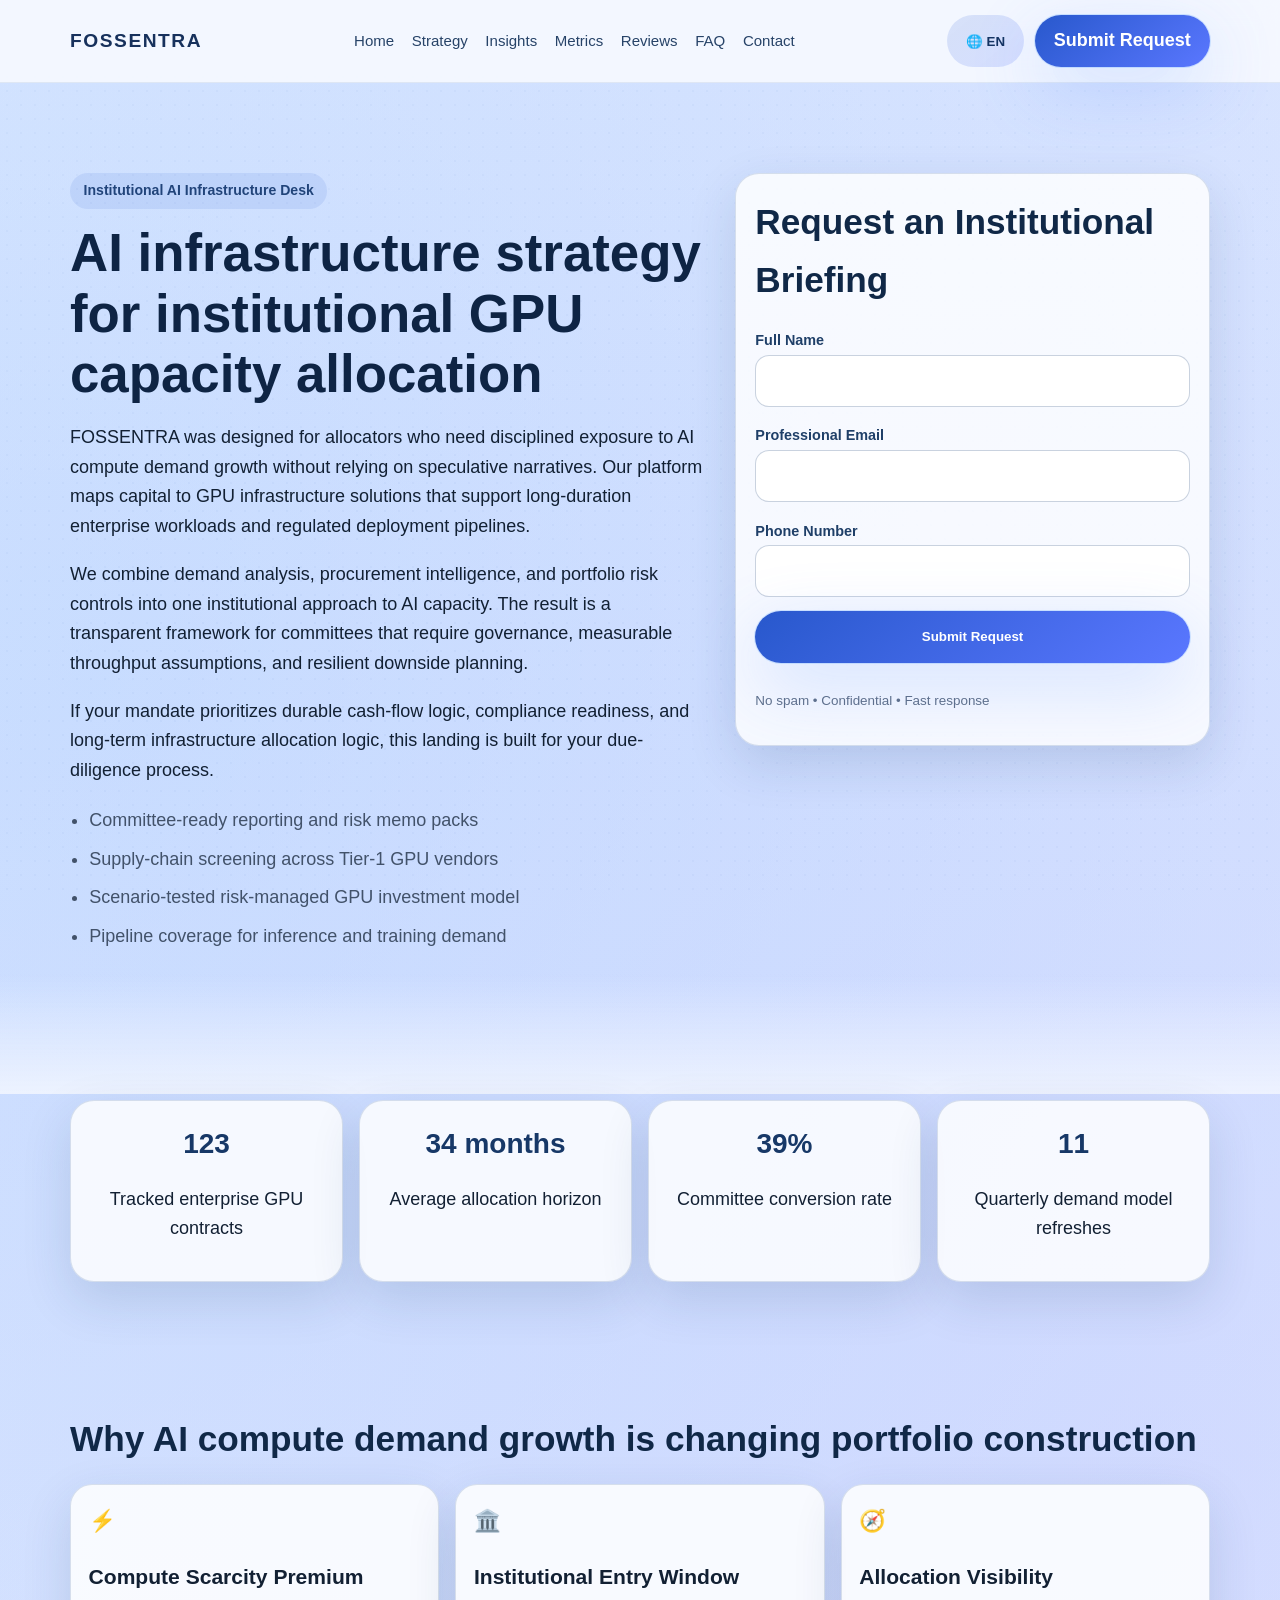
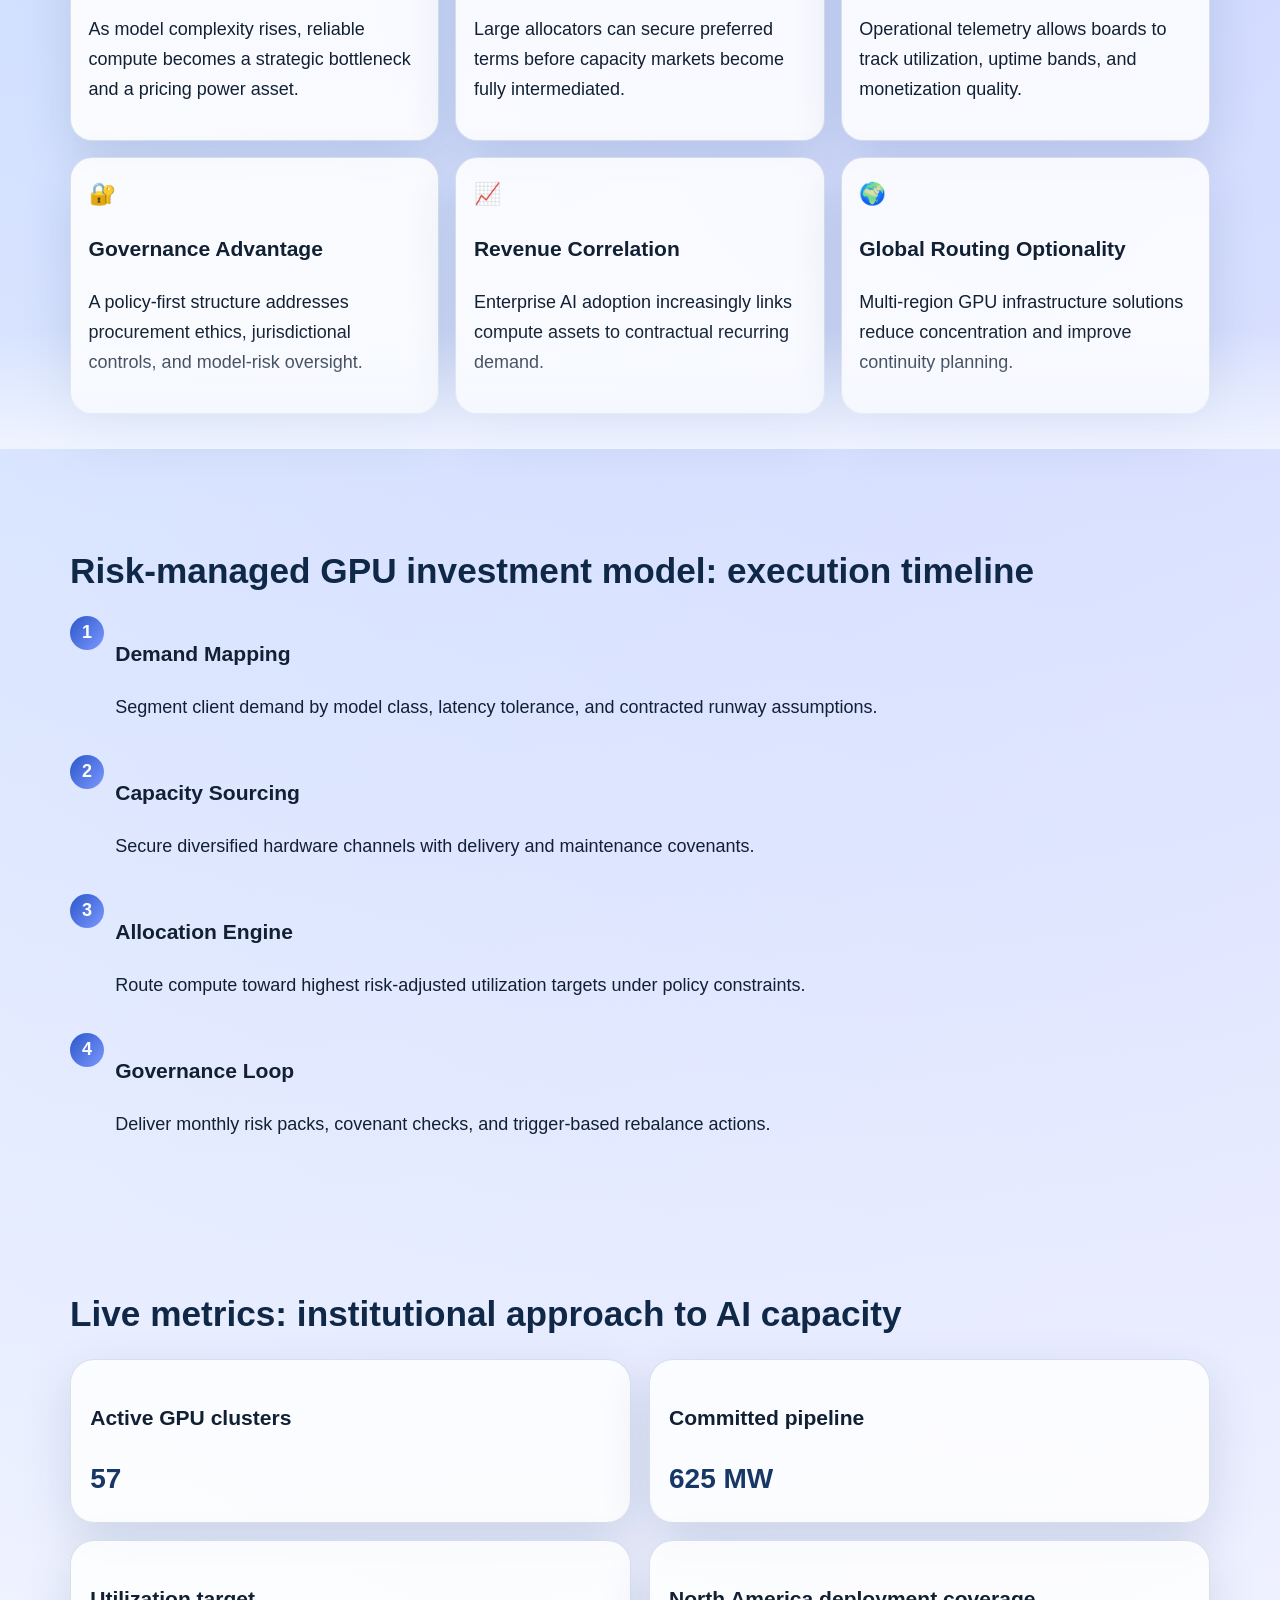
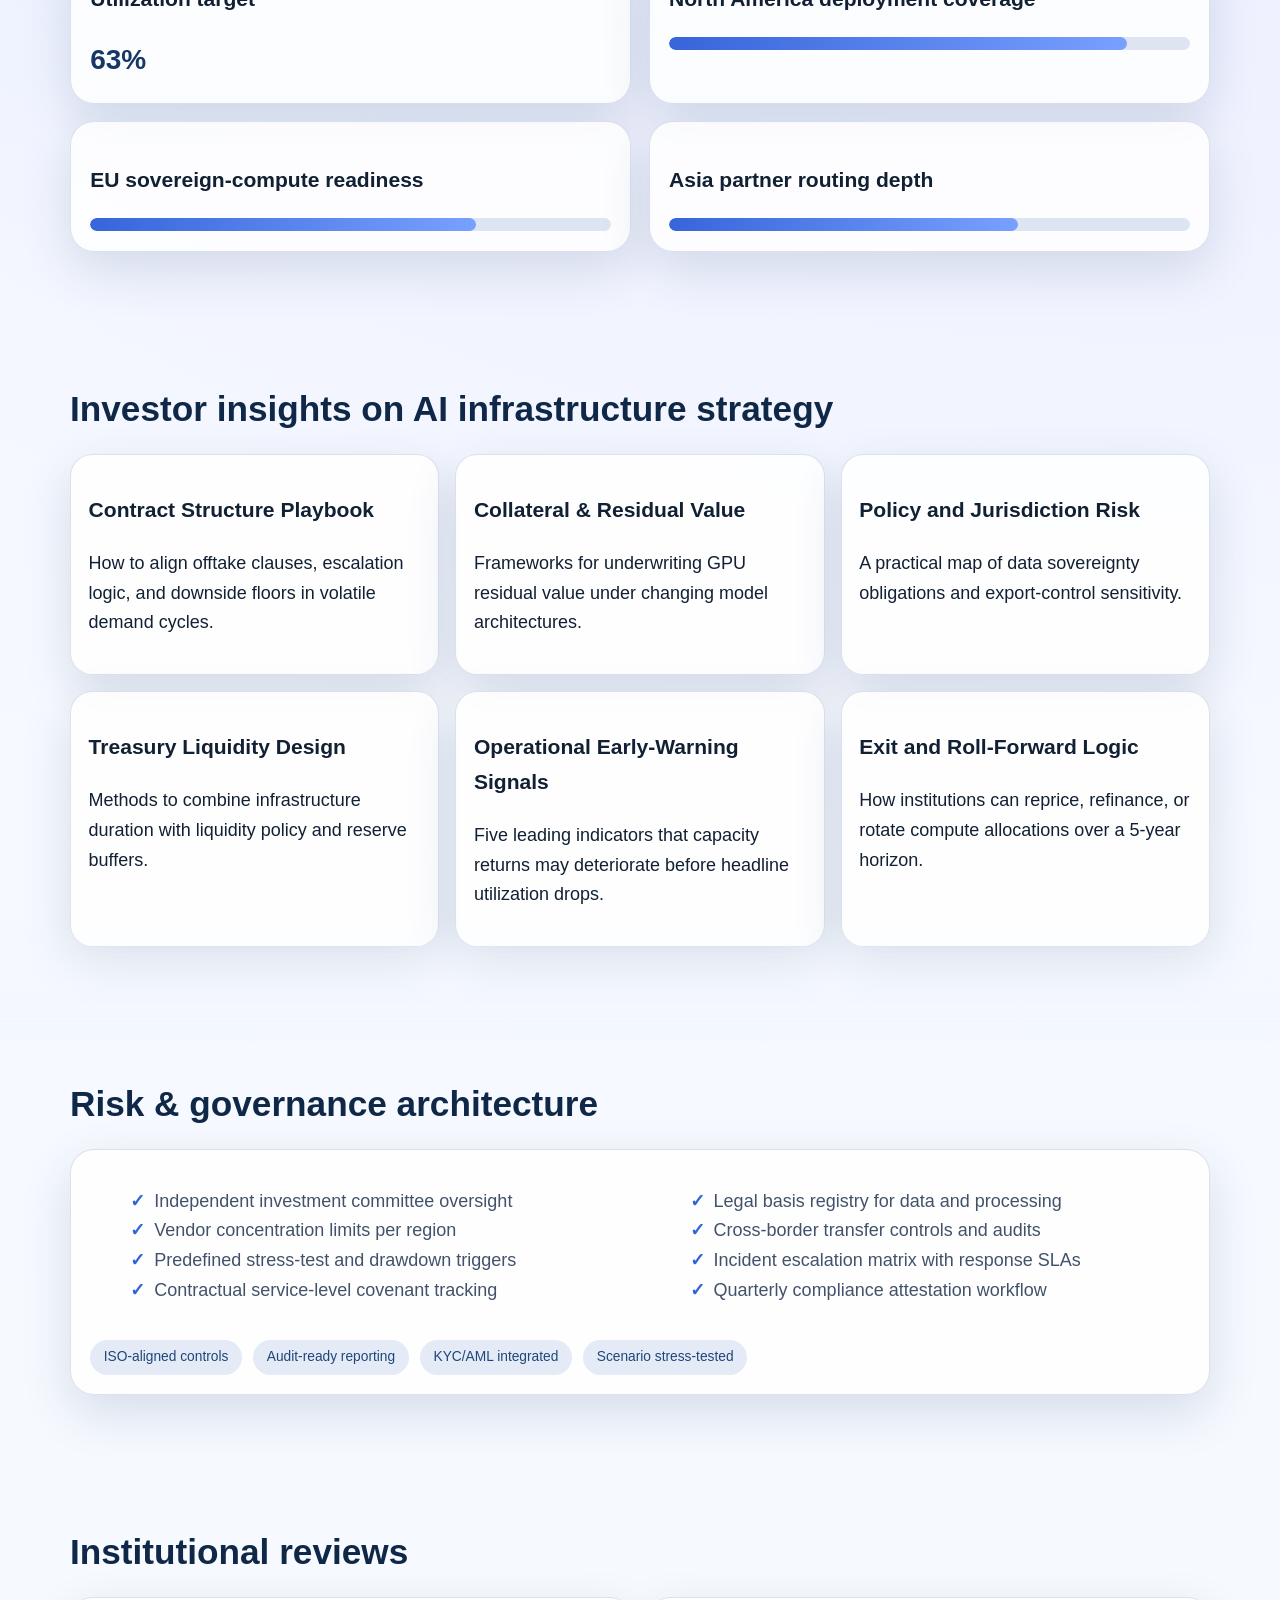
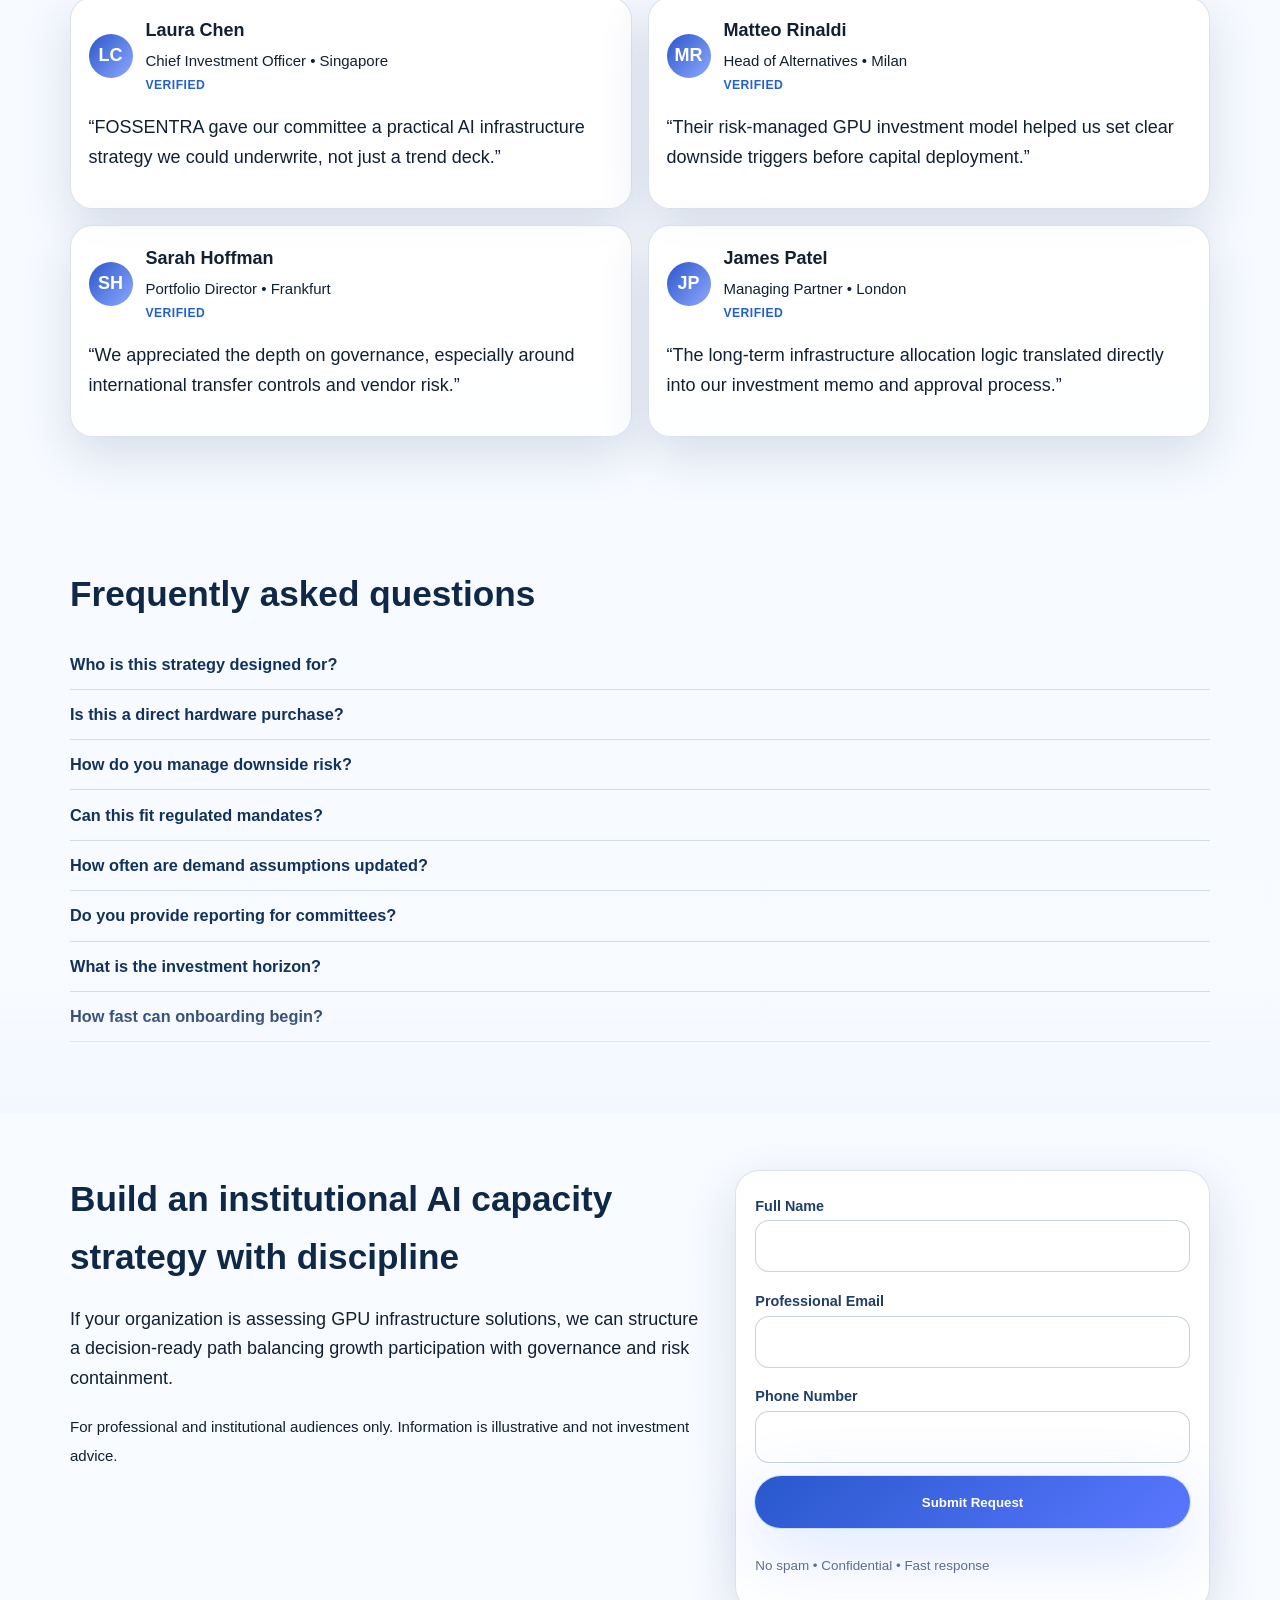
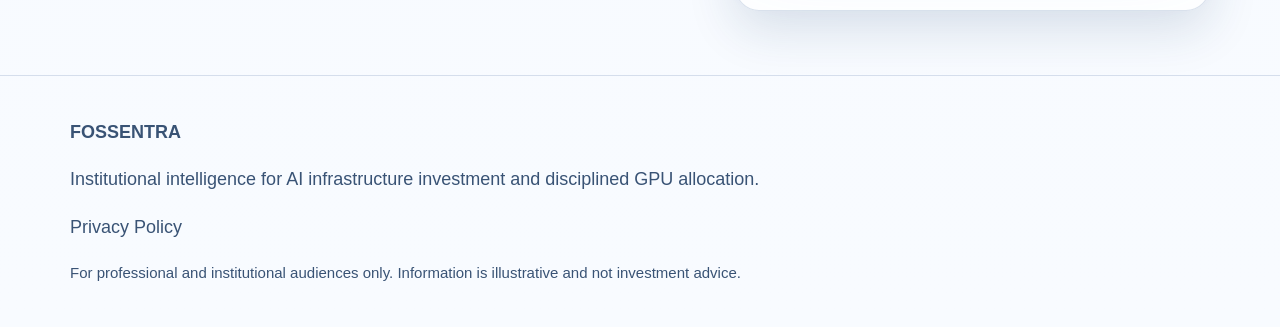
<file: index.html>
<!doctype html>
<html lang="en">
<head>
  <meta charset="utf-8" />
  <meta name="viewport" content="width=device-width, initial-scale=1" />
  <title>FOSSENTRA | Institutional AI Infrastructure Investment Strategy & GPU Capacity Allocation</title>
  <meta name="description" content="FOSSENTRA delivers an institutional approach to AI capacity: risk-managed GPU investment model, AI infrastructure strategy, and long-term compute allocation logic for qualified investors." />
  <link rel="canonical" href="https://fossentra.com/" />
  <link rel="alternate" hreflang="en" href="https://fossentra.com/" />
  <link rel="alternate" hreflang="de" href="https://fossentra.com/de/" />
  <link rel="alternate" hreflang="fr" href="https://fossentra.com/fr/" />
  <link rel="alternate" hreflang="es" href="https://fossentra.com/es/" />
  <link rel="alternate" hreflang="it" href="https://fossentra.com/it/" />
  <link rel="alternate" hreflang="x-default" href="https://fossentra.com/" />
  <meta property="og:type" content="website" />
  <meta property="og:title" content="FOSSENTRA | Institutional AI Infrastructure Investment Strategy & GPU Capacity Allocation" />
  <meta property="og:description" content="FOSSENTRA delivers an institutional approach to AI capacity: risk-managed GPU investment model, AI infrastructure strategy, and long-term compute allocation logic for qualified investors." />
  <meta property="og:url" content="https://fossentra.com/" />
  <meta property="og:site_name" content="FOSSENTRA" />
  <meta name="twitter:card" content="summary_large_image" />
  <meta name="twitter:title" content="FOSSENTRA | Institutional AI Infrastructure Investment Strategy & GPU Capacity Allocation" />
  <meta name="twitter:description" content="FOSSENTRA delivers an institutional approach to AI capacity: risk-managed GPU investment model, AI infrastructure strategy, and long-term compute allocation logic for qualified investors." />
  <link rel="stylesheet" href="assets/style.css" />
  <script type="application/ld+json">{"@context":"https://schema.org","@graph":[{"@type":"Organization","name":"FOSSENTRA","url":"https://fossentra.com/","description":"Institutional AI infrastructure investment intelligence"},{"@type":"WebSite","name":"FOSSENTRA","url":"https://fossentra.com/"},{"@type":"FAQPage","mainEntity":[{"@type":"Question","name":"Who is this strategy designed for?","acceptedAnswer":{"@type":"Answer","text":"For institutions, family offices, and professional allocators needing a committee-grade AI infrastructure strategy."}},{"@type":"Question","name":"Is this a direct hardware purchase?","acceptedAnswer":{"@type":"Answer","text":"Not necessarily. We support structures from direct ownership to managed allocation mandates."}},{"@type":"Question","name":"How do you manage downside risk?","acceptedAnswer":{"@type":"Answer","text":"Through a layered risk-managed GPU investment model with stress triggers, vendor limits, and covenant monitoring."}},{"@type":"Question","name":"Can this fit regulated mandates?","acceptedAnswer":{"@type":"Answer","text":"Yes, governance design includes legal basis mapping, audit trails, and policy-aligned control frameworks."}},{"@type":"Question","name":"How often are demand assumptions updated?","acceptedAnswer":{"@type":"Answer","text":"Our AI compute demand growth models are refreshed quarterly, with interim alerts when signals shift quickly."}},{"@type":"Question","name":"Do you provide reporting for committees?","acceptedAnswer":{"@type":"Answer","text":"Every mandate receives structured reporting packs with metrics, scenario tests, and compliance attestations."}},{"@type":"Question","name":"What is the investment horizon?","acceptedAnswer":{"@type":"Answer","text":"Most programs target multi-year exposure, aligned with long-term infrastructure allocation logic."}},{"@type":"Question","name":"How fast can onboarding begin?","acceptedAnswer":{"@type":"Answer","text":"After qualification, discovery typically starts within 5 business days."}}]},{"@type":"Product","name":"FOSSENTRA Institutional AI Infrastructure Strategy","review":[{"@type":"Review","author":{"@type":"Person","name":"Laura Chen"},"reviewBody":"FOSSENTRA gave our committee a practical AI infrastructure strategy we could underwrite, not just a trend deck.","reviewRating":{"@type":"Rating","ratingValue":"5","bestRating":"5"}},{"@type":"Review","author":{"@type":"Person","name":"Matteo Rinaldi"},"reviewBody":"Their risk-managed GPU investment model helped us set clear downside triggers before capital deployment.","reviewRating":{"@type":"Rating","ratingValue":"5","bestRating":"5"}},{"@type":"Review","author":{"@type":"Person","name":"Sarah Hoffman"},"reviewBody":"We appreciated the depth on governance, especially around international transfer controls and vendor risk.","reviewRating":{"@type":"Rating","ratingValue":"5","bestRating":"5"}},{"@type":"Review","author":{"@type":"Person","name":"James Patel"},"reviewBody":"The long-term infrastructure allocation logic translated directly into our investment memo and approval process.","reviewRating":{"@type":"Rating","ratingValue":"5","bestRating":"5"}}]}]}</script>
  <script defer src="assets/app.js"></script>
</head>
<body>
  <div class="texture" aria-hidden="true"></div>
  <header class="header">
    <div class="container header-row">
      <a class="brand" href="#home">FOSSENTRA</a>
      <nav class="nav-desktop" aria-label="Primary navigation">
        <a href="#home">Home</a><a href="#strategy">Strategy</a><a href="#insights">Insights</a><a href="#metrics">Metrics</a><a href="#reviews">Reviews</a><a href="#faq">FAQ</a><a href="#contact">Contact</a>
      </nav>
      <div style="display:flex; gap:.65rem; align-items:center;">
        <div class="lang" data-lang>
          <button class="lang-trigger" data-lang-trigger aria-label="Switch language">🌐 EN</button>
          <div class="lang-menu"><a data-lang-link href="/">🇬🇧 English</a><a data-lang-link href="/de/">🇩🇪 Deutsch</a><a data-lang-link href="/fr/">🇫🇷 Français</a><a data-lang-link href="/es/">🇪🇸 Español</a><a data-lang-link href="/it/">🇮🇹 Italiano</a></div>
        </div>
        <a class="button primary header-cta" href="#contact">Submit Request</a>
        <button class="menu-btn button ghost mobile-only" data-open-drawer aria-label="Open menu">☰</button>
      </div>
    </div>
  </header>

  <div class="drawer-overlay" data-drawer-overlay></div>
  <aside class="drawer" data-drawer aria-label="Mobile menu">
    <button class="button ghost" data-close-drawer aria-label="Close menu">✕</button>
    <nav aria-label="Mobile navigation">
      <a href="#home">Home</a><a href="#strategy">Strategy</a><a href="#insights">Insights</a><a href="#metrics">Metrics</a><a href="#reviews">Reviews</a><a href="#faq">FAQ</a><a href="#contact">Contact</a>
    </nav>
    <div class="lang" data-lang><button class="lang-trigger" data-lang-trigger>🌐</button><div class="lang-menu"><a data-lang-link href="/">🇬🇧 English</a><a data-lang-link href="/de/">🇩🇪 Deutsch</a><a data-lang-link href="/fr/">🇫🇷 Français</a><a data-lang-link href="/es/">🇪🇸 Español</a><a data-lang-link href="/it/">🇮🇹 Italiano</a></div></div>
  </aside>

  <main>
    <section class="hero section" id="home">
      <div class="container hero-grid">
        <div>
          <span class="badge">Institutional AI Infrastructure Desk</span>
          <h1>AI infrastructure strategy for institutional GPU capacity allocation</h1>
          <p>FOSSENTRA was designed for allocators who need disciplined exposure to AI compute demand growth without relying on speculative narratives. Our platform maps capital to GPU infrastructure solutions that support long-duration enterprise workloads and regulated deployment pipelines.</p><p>We combine demand analysis, procurement intelligence, and portfolio risk controls into one institutional approach to AI capacity. The result is a transparent framework for committees that require governance, measurable throughput assumptions, and resilient downside planning.</p><p>If your mandate prioritizes durable cash-flow logic, compliance readiness, and long-term infrastructure allocation logic, this landing is built for your due-diligence process.</p>
          <ul class="lead-list"><li>Committee-ready reporting and risk memo packs</li><li>Supply-chain screening across Tier-1 GPU vendors</li><li>Scenario-tested risk-managed GPU investment model</li><li>Pipeline coverage for inference and training demand</li></ul>
        </div>
        <div class="card reveal" id="contact">
          <h2>Request an Institutional Briefing</h2>
          <form class="lead-form form-grid" novalidate>
            <div><label>Full Name</label><input name="name" required aria-label="Full Name"></div>
            <div><label>Professional Email</label><input name="email" type="email" required aria-label="Professional Email"></div>
            <div><label>Phone Number</label><input name="phone" required aria-label="Phone Number"></div>
            <button class="button primary" type="submit">Submit Request</button>
            <p class="form-note">No spam • Confidential • Fast response</p>
          </form>
        </div>
      </div>
    </section>

    <section class="section section-blend"><div class="container kpi-strip"><article class="card kpi-card reveal"><div class="kpi-value" data-target="128" data-suffix="">0</div><p>Tracked enterprise GPU contracts</p></article><article class="card kpi-card reveal"><div class="kpi-value" data-target="36" data-suffix=" months">0</div><p>Average allocation horizon</p></article><article class="card kpi-card reveal"><div class="kpi-value" data-target="41" data-suffix="%">0</div><p>Committee conversion rate</p></article><article class="card kpi-card reveal"><div class="kpi-value" data-target="12" data-suffix="">0</div><p>Quarterly demand model refreshes</p></article></div></section>
    <section class="section" id="strategy"><div class="container"><h2>Why AI compute demand growth is changing portfolio construction</h2><div class="icon-grid"><article class="icon-card reveal"><div class="icon">⚡</div><h3>Compute Scarcity Premium</h3><p>As model complexity rises, reliable compute becomes a strategic bottleneck and a pricing power asset.</p></article><article class="icon-card reveal"><div class="icon">🏛️</div><h3>Institutional Entry Window</h3><p>Large allocators can secure preferred terms before capacity markets become fully intermediated.</p></article><article class="icon-card reveal"><div class="icon">🧭</div><h3>Allocation Visibility</h3><p>Operational telemetry allows boards to track utilization, uptime bands, and monetization quality.</p></article><article class="icon-card reveal"><div class="icon">🔐</div><h3>Governance Advantage</h3><p>A policy-first structure addresses procurement ethics, jurisdictional controls, and model-risk oversight.</p></article><article class="icon-card reveal"><div class="icon">📈</div><h3>Revenue Correlation</h3><p>Enterprise AI adoption increasingly links compute assets to contractual recurring demand.</p></article><article class="icon-card reveal"><div class="icon">🌍</div><h3>Global Routing Optionality</h3><p>Multi-region GPU infrastructure solutions reduce concentration and improve continuity planning.</p></article></div></div></section>
    <section class="section section-blend"><div class="container"><h2>Risk-managed GPU investment model: execution timeline</h2><div class="timeline"><div class="step reveal"><span>1</span><div><h3>Demand Mapping</h3><p>Segment client demand by model class, latency tolerance, and contracted runway assumptions.</p></div></div><div class="step reveal"><span>2</span><div><h3>Capacity Sourcing</h3><p>Secure diversified hardware channels with delivery and maintenance covenants.</p></div></div><div class="step reveal"><span>3</span><div><h3>Allocation Engine</h3><p>Route compute toward highest risk-adjusted utilization targets under policy constraints.</p></div></div><div class="step reveal"><span>4</span><div><h3>Governance Loop</h3><p>Deliver monthly risk packs, covenant checks, and trigger-based rebalance actions.</p></div></div></div></div></section>

    <section class="section" id="metrics"><div class="container"><h2>Live metrics: institutional approach to AI capacity</h2><div class="live-grid"><article class="card reveal"><h3>Active GPU clusters</h3><div class="kpi-value" data-target="84" data-suffix="">0</div></article><article class="card reveal"><h3>Committed pipeline</h3><div class="kpi-value" data-target="920" data-suffix=" MW">0</div></article><article class="card reveal"><h3>Utilization target</h3><div class="kpi-value" data-target="93" data-suffix="%">0</div></article><article class="card reveal"><h3>North America deployment coverage</h3><div class="metric-bar"><div class="metric-bar-fill" data-value="88"></div></div></article><article class="card reveal"><h3>EU sovereign-compute readiness</h3><div class="metric-bar"><div class="metric-bar-fill" data-value="74"></div></div></article><article class="card reveal"><h3>Asia partner routing depth</h3><div class="metric-bar"><div class="metric-bar-fill" data-value="67"></div></div></article></div></div></section>
    <section class="section" id="insights"><div class="container"><h2>Investor insights on AI infrastructure strategy</h2><div class="insights-grid"><article class="insight-card reveal"><h3>Contract Structure Playbook</h3><p>How to align offtake clauses, escalation logic, and downside floors in volatile demand cycles.</p></article><article class="insight-card reveal"><h3>Collateral & Residual Value</h3><p>Frameworks for underwriting GPU residual value under changing model architectures.</p></article><article class="insight-card reveal"><h3>Policy and Jurisdiction Risk</h3><p>A practical map of data sovereignty obligations and export-control sensitivity.</p></article><article class="insight-card reveal"><h3>Treasury Liquidity Design</h3><p>Methods to combine infrastructure duration with liquidity policy and reserve buffers.</p></article><article class="insight-card reveal"><h3>Operational Early-Warning Signals</h3><p>Five leading indicators that capacity returns may deteriorate before headline utilization drops.</p></article><article class="insight-card reveal"><h3>Exit and Roll-Forward Logic</h3><p>How institutions can reprice, refinance, or rotate compute allocations over a 5-year horizon.</p></article></div></div></section>

    <section class="section section-blend"><div class="container"><h2>Risk & governance architecture</h2><div class="card"><div class="checklist"><ul><li>Independent investment committee oversight</li><li>Vendor concentration limits per region</li><li>Predefined stress-test and drawdown triggers</li><li>Contractual service-level covenant tracking</li></ul><ul><li>Legal basis registry for data and processing</li><li>Cross-border transfer controls and audits</li><li>Incident escalation matrix with response SLAs</li><li>Quarterly compliance attestation workflow</li></ul></div><div class="badges"><span>ISO-aligned controls</span><span>Audit-ready reporting</span><span>KYC/AML integrated</span><span>Scenario stress-tested</span></div></div></div></section>
    <section class="section" id="reviews"><div class="container"><h2>Institutional reviews</h2><div class="reviews-grid"><article class="review-card reveal"><div class="review-head"><div class="initials">LC</div><div><strong>Laura Chen</strong><br><small>Chief Investment Officer • Singapore</small><div class="verified">VERIFIED</div></div></div><p>“FOSSENTRA gave our committee a practical AI infrastructure strategy we could underwrite, not just a trend deck.”</p></article><article class="review-card reveal"><div class="review-head"><div class="initials">MR</div><div><strong>Matteo Rinaldi</strong><br><small>Head of Alternatives • Milan</small><div class="verified">VERIFIED</div></div></div><p>“Their risk-managed GPU investment model helped us set clear downside triggers before capital deployment.”</p></article><article class="review-card reveal"><div class="review-head"><div class="initials">SH</div><div><strong>Sarah Hoffman</strong><br><small>Portfolio Director • Frankfurt</small><div class="verified">VERIFIED</div></div></div><p>“We appreciated the depth on governance, especially around international transfer controls and vendor risk.”</p></article><article class="review-card reveal"><div class="review-head"><div class="initials">JP</div><div><strong>James Patel</strong><br><small>Managing Partner • London</small><div class="verified">VERIFIED</div></div></div><p>“The long-term infrastructure allocation logic translated directly into our investment memo and approval process.”</p></article></div></div></section>

    <section class="section" id="faq"><div class="container"><h2>Frequently asked questions</h2><article class="accordion-item"><button class="accordion-trigger" aria-expanded="false">Who is this strategy designed for?</button><div class="accordion-panel"><p>For institutions, family offices, and professional allocators needing a committee-grade AI infrastructure strategy.</p></div></article><article class="accordion-item"><button class="accordion-trigger" aria-expanded="false">Is this a direct hardware purchase?</button><div class="accordion-panel"><p>Not necessarily. We support structures from direct ownership to managed allocation mandates.</p></div></article><article class="accordion-item"><button class="accordion-trigger" aria-expanded="false">How do you manage downside risk?</button><div class="accordion-panel"><p>Through a layered risk-managed GPU investment model with stress triggers, vendor limits, and covenant monitoring.</p></div></article><article class="accordion-item"><button class="accordion-trigger" aria-expanded="false">Can this fit regulated mandates?</button><div class="accordion-panel"><p>Yes, governance design includes legal basis mapping, audit trails, and policy-aligned control frameworks.</p></div></article><article class="accordion-item"><button class="accordion-trigger" aria-expanded="false">How often are demand assumptions updated?</button><div class="accordion-panel"><p>Our AI compute demand growth models are refreshed quarterly, with interim alerts when signals shift quickly.</p></div></article><article class="accordion-item"><button class="accordion-trigger" aria-expanded="false">Do you provide reporting for committees?</button><div class="accordion-panel"><p>Every mandate receives structured reporting packs with metrics, scenario tests, and compliance attestations.</p></div></article><article class="accordion-item"><button class="accordion-trigger" aria-expanded="false">What is the investment horizon?</button><div class="accordion-panel"><p>Most programs target multi-year exposure, aligned with long-term infrastructure allocation logic.</p></div></article><article class="accordion-item"><button class="accordion-trigger" aria-expanded="false">How fast can onboarding begin?</button><div class="accordion-panel"><p>After qualification, discovery typically starts within 5 business days.</p></div></article></div></section>

    <section class="section section-blend"><div class="container hero-grid"><div><h2>Build an institutional AI capacity strategy with discipline</h2><p>If your organization is assessing GPU infrastructure solutions, we can structure a decision-ready path balancing growth participation with governance and risk containment.</p><small>For professional and institutional audiences only. Information is illustrative and not investment advice.</small></div><div class="card"><form class="lead-form form-grid" novalidate><div><label>Full Name</label><input name="name" required></div><div><label>Professional Email</label><input name="email" type="email" required></div><div><label>Phone Number</label><input name="phone" required></div><button class="button primary" type="submit">Submit Request</button><p class="form-note">No spam • Confidential • Fast response</p></form></div></div></section>
  </main>

  <footer class="footer"><div class="container"><strong>FOSSENTRA</strong><p>Institutional intelligence for AI infrastructure investment and disciplined GPU allocation.</p><p><a href="#" data-open-modal>Privacy Policy</a></p><small>For professional and institutional audiences only. Information is illustrative and not investment advice.</small></div></footer>

  <div class="modal" data-modal aria-hidden="true"><div class="modal-dialog" role="dialog" aria-modal="true" aria-label="Privacy Policy"><button class="button ghost" data-close-modal>✕</button><h2>Privacy Policy</h2><h3>Data collection</h3><p>We collect identity, professional contact data, and interaction logs required to evaluate institutional requests.</p><h3>Legal basis</h3><p>Processing is based on legitimate interest, pre-contractual necessity, and compliance obligations where applicable.</p><h3>Cookies</h3><p>Essential and analytics cookies are used to maintain performance, security, and service quality insights.</p><h3>Retention</h3><p>Lead data is retained only for as long as required for qualification, compliance, and audit obligations.</p><h3>Third-party sharing</h3><p>Limited sharing may occur with vetted service providers under contractual confidentiality and security terms.</p><h3>Security</h3><p>Encryption, access controls, and monitoring are applied to reduce unauthorized access and operational risk.</p><h3>User rights</h3><p>Users may request access, correction, deletion, restriction, or portability according to applicable law.</p><h3>International transfers</h3><p>Cross-border transfers rely on recognized safeguards and transfer risk assessments.</p><h3>AI infrastructure risk disclosure</h3><p>AI infrastructure investments can be affected by hardware obsolescence, policy shifts, energy constraints, and demand concentration.</p><button class="button primary" data-close-modal>Close</button></div></div>
  <div class="toast" data-toast>Request received. Our team will respond shortly.</div>
</body>
</html>
</file>
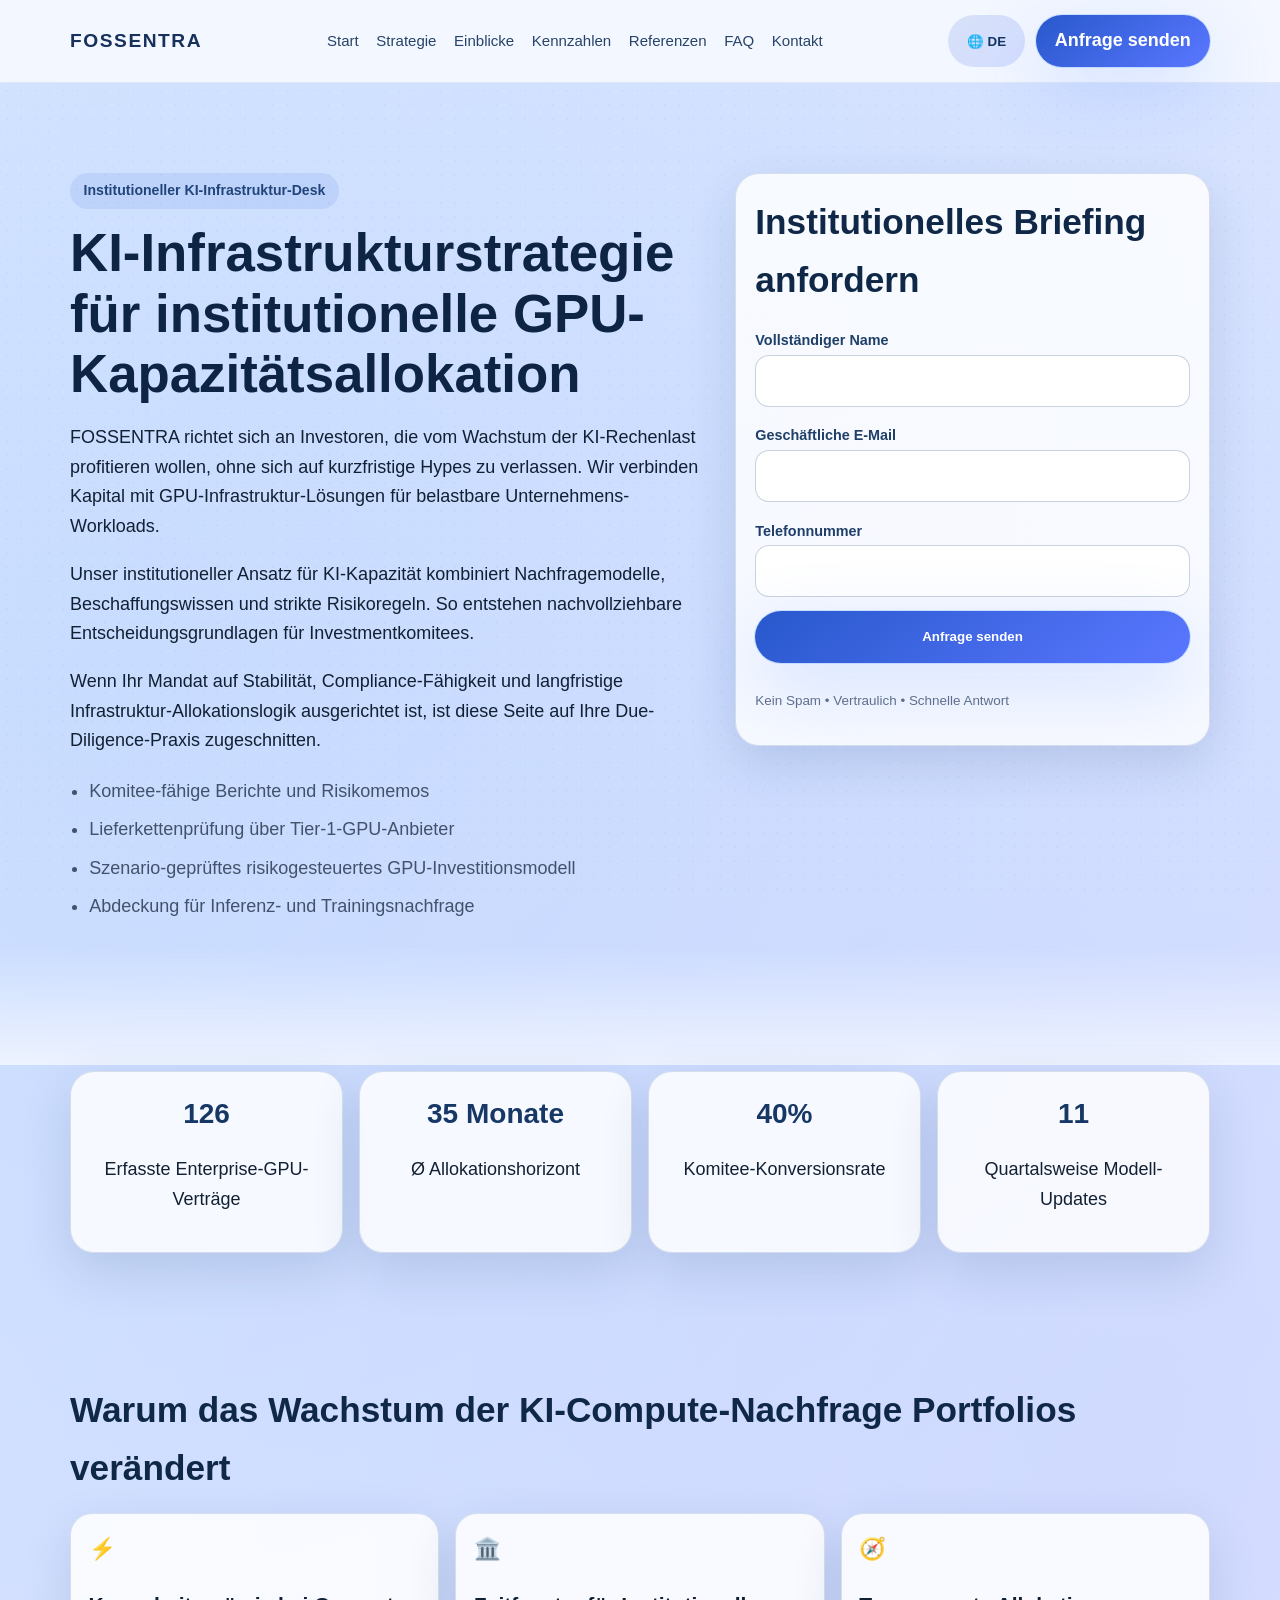
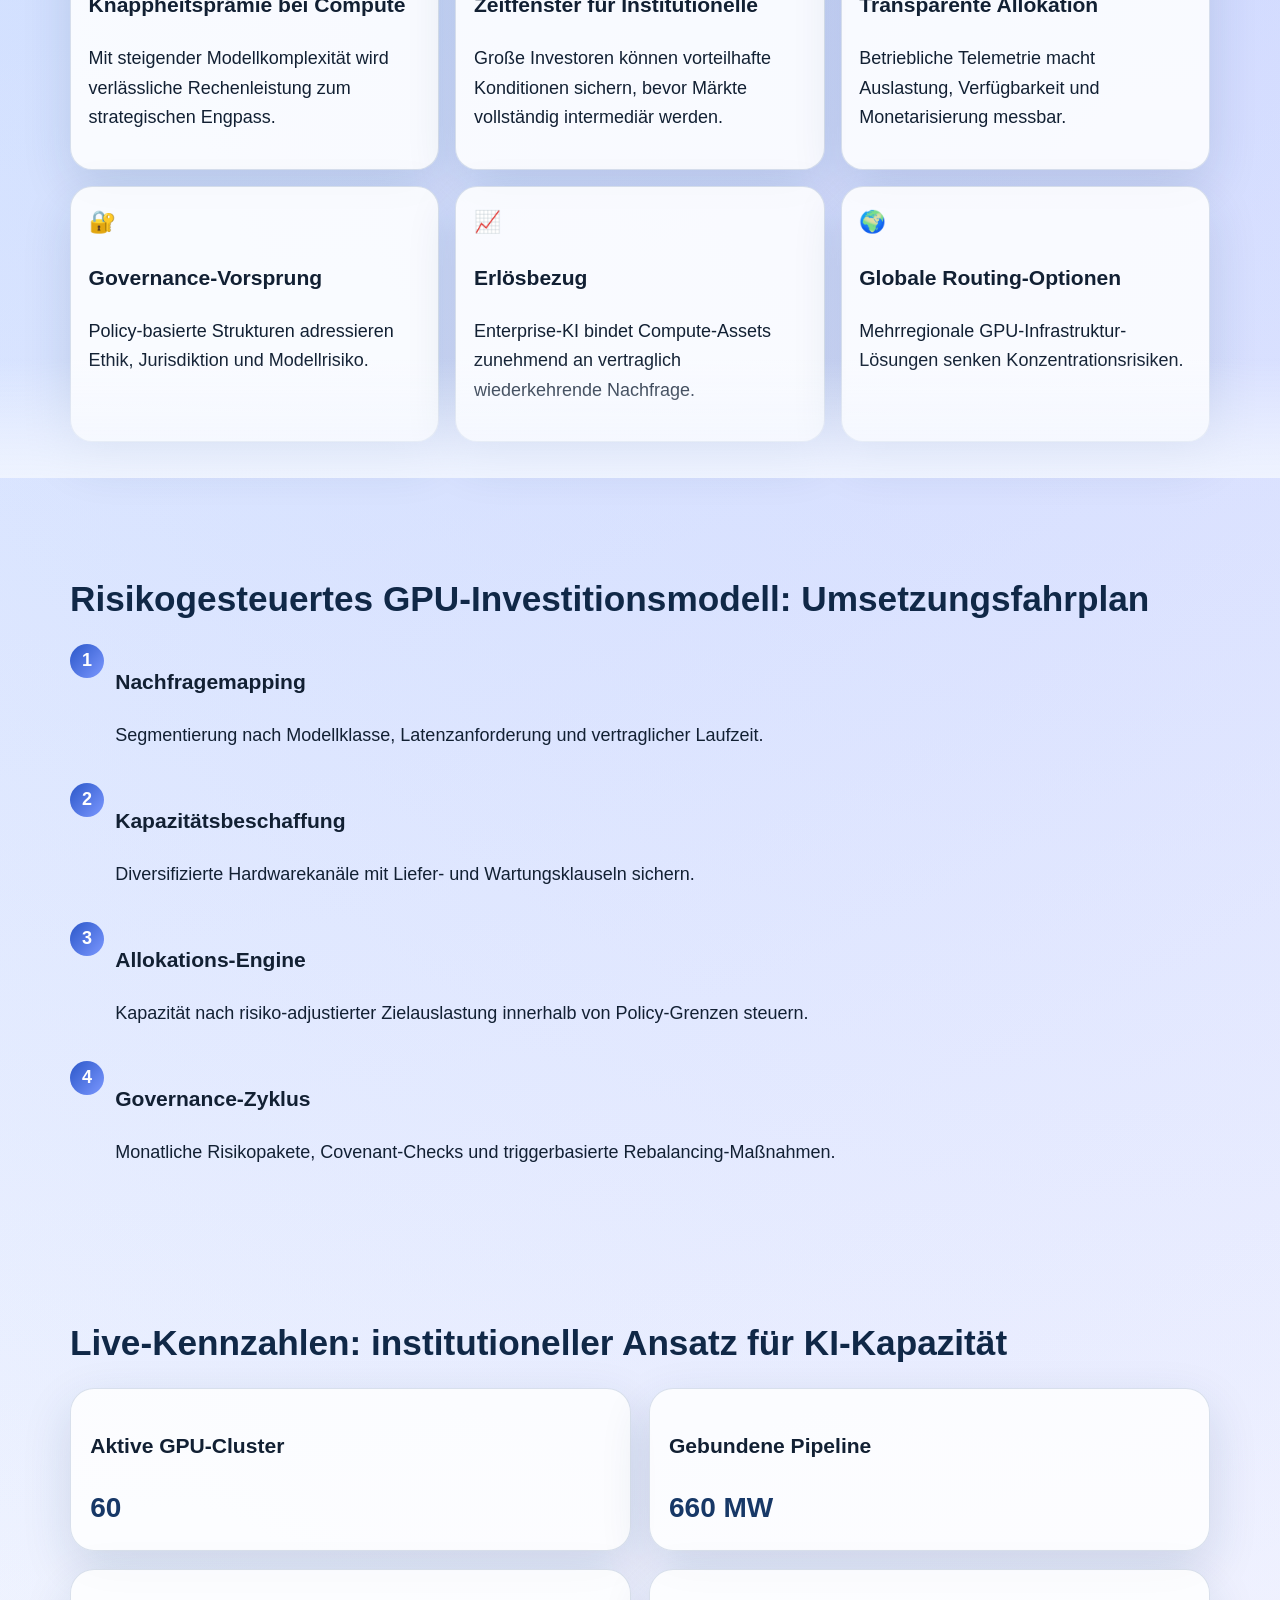
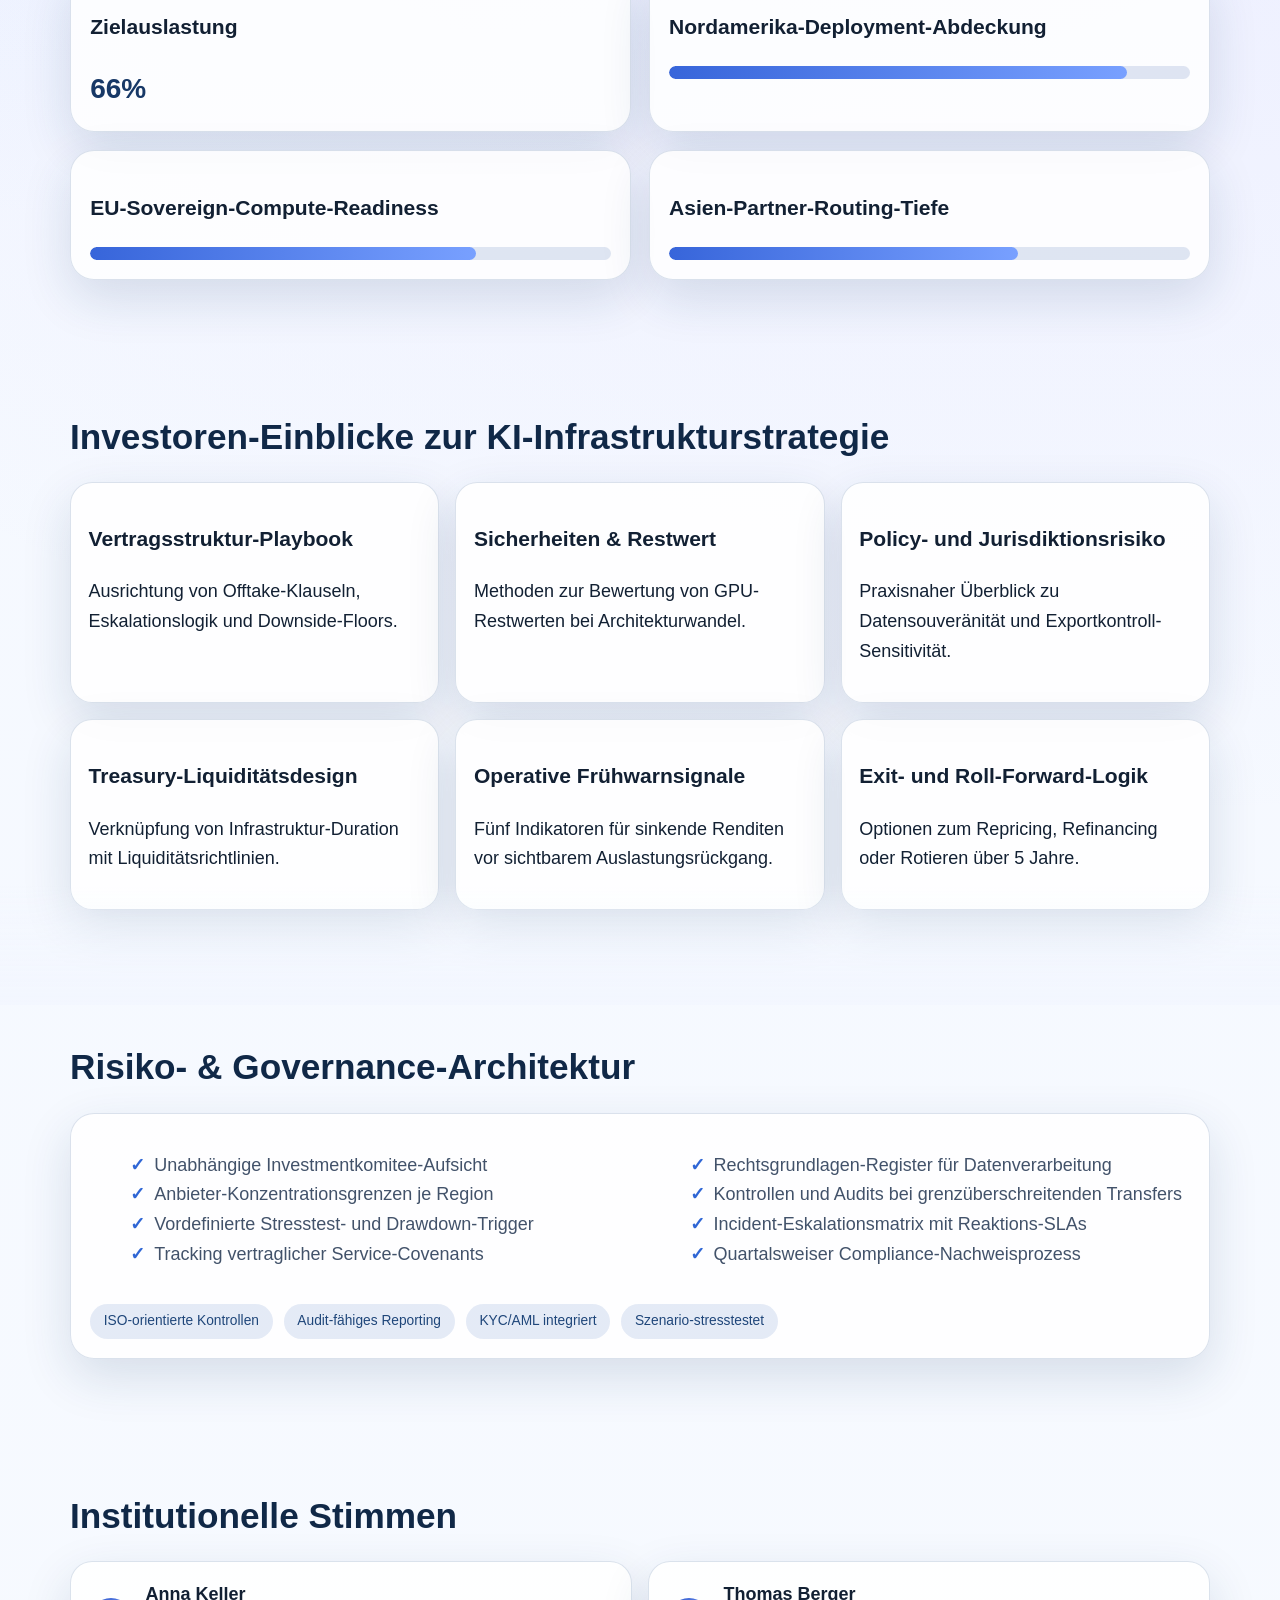
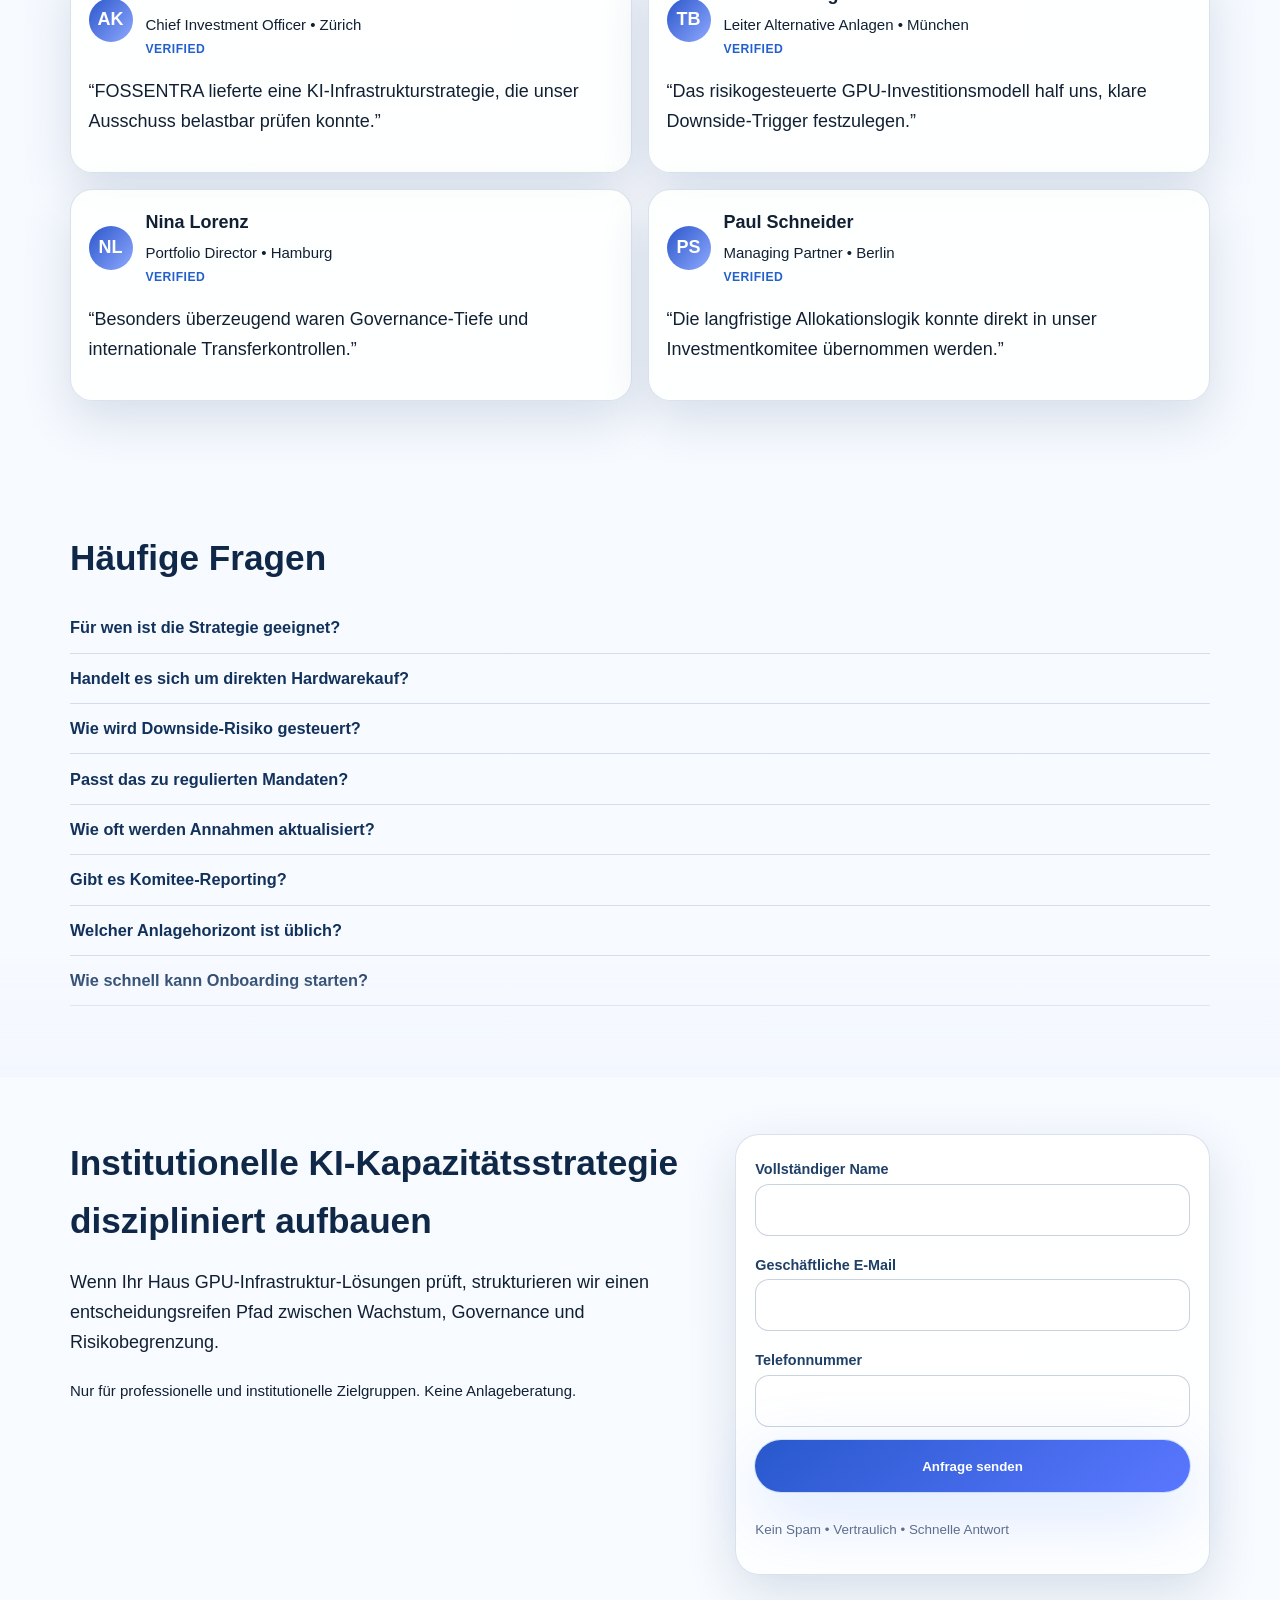
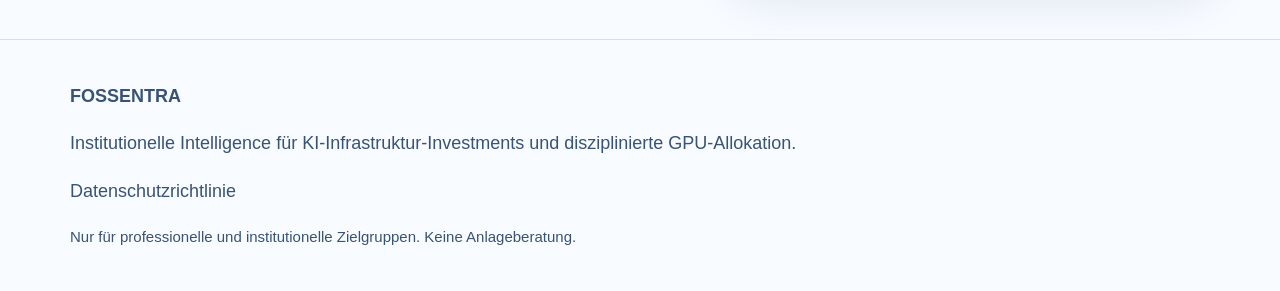
<file: de/index.html>
<!doctype html>
<html lang="de">
<head>
  <meta charset="utf-8" />
  <meta name="viewport" content="width=device-width, initial-scale=1" />
  <title>FOSSENTRA | Institutionelle KI-Infrastrukturstrategie & GPU-Kapazitätsallokation</title>
  <meta name="description" content="FOSSENTRA bietet eine institutionelle Herangehensweise an KI-Kapazität: risikogesteuertes GPU-Investitionsmodell, KI-Infrastrukturstrategie und langfristige Allokationslogik." />
  <link rel="canonical" href="https://fossentra.com/de/" />
  <link rel="alternate" hreflang="en" href="https://fossentra.com/" />
  <link rel="alternate" hreflang="de" href="https://fossentra.com/de/" />
  <link rel="alternate" hreflang="fr" href="https://fossentra.com/fr/" />
  <link rel="alternate" hreflang="es" href="https://fossentra.com/es/" />
  <link rel="alternate" hreflang="it" href="https://fossentra.com/it/" />
  <link rel="alternate" hreflang="x-default" href="https://fossentra.com/" />
  <meta property="og:type" content="website" />
  <meta property="og:title" content="FOSSENTRA | Institutionelle KI-Infrastrukturstrategie & GPU-Kapazitätsallokation" />
  <meta property="og:description" content="FOSSENTRA bietet eine institutionelle Herangehensweise an KI-Kapazität: risikogesteuertes GPU-Investitionsmodell, KI-Infrastrukturstrategie und langfristige Allokationslogik." />
  <meta property="og:url" content="https://fossentra.com/de/" />
  <meta property="og:site_name" content="FOSSENTRA" />
  <meta name="twitter:card" content="summary_large_image" />
  <meta name="twitter:title" content="FOSSENTRA | Institutionelle KI-Infrastrukturstrategie & GPU-Kapazitätsallokation" />
  <meta name="twitter:description" content="FOSSENTRA bietet eine institutionelle Herangehensweise an KI-Kapazität: risikogesteuertes GPU-Investitionsmodell, KI-Infrastrukturstrategie und langfristige Allokationslogik." />
  <link rel="stylesheet" href="../assets/style.css" />
  <script type="application/ld+json">{"@context":"https://schema.org","@graph":[{"@type":"Organization","name":"FOSSENTRA","url":"https://fossentra.com/","description":"Institutional AI infrastructure investment intelligence"},{"@type":"WebSite","name":"FOSSENTRA","url":"https://fossentra.com/de/"},{"@type":"FAQPage","mainEntity":[{"@type":"Question","name":"Für wen ist die Strategie geeignet?","acceptedAnswer":{"@type":"Answer","text":"Für Institutionen, Family Offices und professionelle Allokatoren mit Komiteeprozess."}},{"@type":"Question","name":"Handelt es sich um direkten Hardwarekauf?","acceptedAnswer":{"@type":"Answer","text":"Nicht zwingend. Möglich sind Direktbesitz oder mandatierte Allokationsstrukturen."}},{"@type":"Question","name":"Wie wird Downside-Risiko gesteuert?","acceptedAnswer":{"@type":"Answer","text":"Über ein mehrschichtiges risikogesteuertes GPU-Investitionsmodell mit Triggern und Limits."}},{"@type":"Question","name":"Passt das zu regulierten Mandaten?","acceptedAnswer":{"@type":"Answer","text":"Ja, inklusive Rechtsgrundlagen-Mapping, Audit-Trail und policy-konformen Kontrollen."}},{"@type":"Question","name":"Wie oft werden Annahmen aktualisiert?","acceptedAnswer":{"@type":"Answer","text":"Quartalsweise, bei starken Signalen zusätzlich mit Zwischenupdates."}},{"@type":"Question","name":"Gibt es Komitee-Reporting?","acceptedAnswer":{"@type":"Answer","text":"Ja, strukturierte Packs mit Kennzahlen, Szenarien und Compliance-Nachweisen."}},{"@type":"Question","name":"Welcher Anlagehorizont ist üblich?","acceptedAnswer":{"@type":"Answer","text":"In der Regel mehrjährig, im Rahmen langfristiger Infrastruktur-Allokationslogik."}},{"@type":"Question","name":"Wie schnell kann Onboarding starten?","acceptedAnswer":{"@type":"Answer","text":"Nach Qualifizierung üblicherweise innerhalb von 5 Werktagen."}}]},{"@type":"Product","name":"FOSSENTRA Institutional AI Infrastructure Strategy","review":[{"@type":"Review","author":{"@type":"Person","name":"Anna Keller"},"reviewBody":"FOSSENTRA lieferte eine KI-Infrastrukturstrategie, die unser Ausschuss belastbar prüfen konnte.","reviewRating":{"@type":"Rating","ratingValue":"5","bestRating":"5"}},{"@type":"Review","author":{"@type":"Person","name":"Thomas Berger"},"reviewBody":"Das risikogesteuerte GPU-Investitionsmodell half uns, klare Downside-Trigger festzulegen.","reviewRating":{"@type":"Rating","ratingValue":"5","bestRating":"5"}},{"@type":"Review","author":{"@type":"Person","name":"Nina Lorenz"},"reviewBody":"Besonders überzeugend waren Governance-Tiefe und internationale Transferkontrollen.","reviewRating":{"@type":"Rating","ratingValue":"5","bestRating":"5"}},{"@type":"Review","author":{"@type":"Person","name":"Paul Schneider"},"reviewBody":"Die langfristige Allokationslogik konnte direkt in unser Investmentkomitee übernommen werden.","reviewRating":{"@type":"Rating","ratingValue":"5","bestRating":"5"}}]}]}</script>
  <script defer src="../assets/app.js"></script>
</head>
<body>
  <div class="texture" aria-hidden="true"></div>
  <header class="header">
    <div class="container header-row">
      <a class="brand" href="#home">FOSSENTRA</a>
      <nav class="nav-desktop" aria-label="Primary navigation">
        <a href="#home">Start</a><a href="#strategy">Strategie</a><a href="#insights">Einblicke</a><a href="#metrics">Kennzahlen</a><a href="#reviews">Referenzen</a><a href="#faq">FAQ</a><a href="#contact">Kontakt</a>
      </nav>
      <div style="display:flex; gap:.65rem; align-items:center;">
        <div class="lang" data-lang>
          <button class="lang-trigger" data-lang-trigger aria-label="Sprache wechseln">🌐 DE</button>
          <div class="lang-menu"><a data-lang-link href="/">🇬🇧 English</a><a data-lang-link href="/de/">🇩🇪 Deutsch</a><a data-lang-link href="/fr/">🇫🇷 Français</a><a data-lang-link href="/es/">🇪🇸 Español</a><a data-lang-link href="/it/">🇮🇹 Italiano</a></div>
        </div>
        <a class="button primary header-cta" href="#contact">Anfrage senden</a>
        <button class="menu-btn button ghost mobile-only" data-open-drawer aria-label="Menü öffnen">☰</button>
      </div>
    </div>
  </header>

  <div class="drawer-overlay" data-drawer-overlay></div>
  <aside class="drawer" data-drawer aria-label="Mobile menu">
    <button class="button ghost" data-close-drawer aria-label="Schließen menu">✕</button>
    <nav aria-label="Mobile navigation">
      <a href="#home">Start</a><a href="#strategy">Strategie</a><a href="#insights">Einblicke</a><a href="#metrics">Kennzahlen</a><a href="#reviews">Referenzen</a><a href="#faq">FAQ</a><a href="#contact">Kontakt</a>
    </nav>
    <div class="lang" data-lang><button class="lang-trigger" data-lang-trigger>🌐</button><div class="lang-menu"><a data-lang-link href="/">🇬🇧 English</a><a data-lang-link href="/de/">🇩🇪 Deutsch</a><a data-lang-link href="/fr/">🇫🇷 Français</a><a data-lang-link href="/es/">🇪🇸 Español</a><a data-lang-link href="/it/">🇮🇹 Italiano</a></div></div>
  </aside>

  <main>
    <section class="hero section" id="home">
      <div class="container hero-grid">
        <div>
          <span class="badge">Institutioneller KI-Infrastruktur-Desk</span>
          <h1>KI-Infrastrukturstrategie für institutionelle GPU-Kapazitätsallokation</h1>
          <p>FOSSENTRA richtet sich an Investoren, die vom Wachstum der KI-Rechenlast profitieren wollen, ohne sich auf kurzfristige Hypes zu verlassen. Wir verbinden Kapital mit GPU-Infrastruktur-Lösungen für belastbare Unternehmens-Workloads.</p><p>Unser institutioneller Ansatz für KI-Kapazität kombiniert Nachfragemodelle, Beschaffungswissen und strikte Risikoregeln. So entstehen nachvollziehbare Entscheidungsgrundlagen für Investmentkomitees.</p><p>Wenn Ihr Mandat auf Stabilität, Compliance-Fähigkeit und langfristige Infrastruktur-Allokationslogik ausgerichtet ist, ist diese Seite auf Ihre Due-Diligence-Praxis zugeschnitten.</p>
          <ul class="lead-list"><li>Komitee-fähige Berichte und Risikomemos</li><li>Lieferkettenprüfung über Tier-1-GPU-Anbieter</li><li>Szenario-geprüftes risikogesteuertes GPU-Investitionsmodell</li><li>Abdeckung für Inferenz- und Trainingsnachfrage</li></ul>
        </div>
        <div class="card reveal" id="contact">
          <h2>Institutionelles Briefing anfordern</h2>
          <form class="lead-form form-grid" novalidate>
            <div><label>Vollständiger Name</label><input name="name" required aria-label="Vollständiger Name"></div>
            <div><label>Geschäftliche E-Mail</label><input name="email" type="email" required aria-label="Geschäftliche E-Mail"></div>
            <div><label>Telefonnummer</label><input name="phone" required aria-label="Telefonnummer"></div>
            <button class="button primary" type="submit">Anfrage senden</button>
            <p class="form-note">Kein Spam • Vertraulich • Schnelle Antwort</p>
          </form>
        </div>
      </div>
    </section>

    <section class="section section-blend"><div class="container kpi-strip"><article class="card kpi-card reveal"><div class="kpi-value" data-target="128" data-suffix="">0</div><p>Erfasste Enterprise-GPU-Verträge</p></article><article class="card kpi-card reveal"><div class="kpi-value" data-target="36" data-suffix=" Monate">0</div><p>Ø Allokationshorizont</p></article><article class="card kpi-card reveal"><div class="kpi-value" data-target="41" data-suffix="%">0</div><p>Komitee-Konversionsrate</p></article><article class="card kpi-card reveal"><div class="kpi-value" data-target="12" data-suffix="">0</div><p>Quartalsweise Modell-Updates</p></article></div></section>
    <section class="section" id="strategy"><div class="container"><h2>Warum das Wachstum der KI-Compute-Nachfrage Portfolios verändert</h2><div class="icon-grid"><article class="icon-card reveal"><div class="icon">⚡</div><h3>Knappheitsprämie bei Compute</h3><p>Mit steigender Modellkomplexität wird verlässliche Rechenleistung zum strategischen Engpass.</p></article><article class="icon-card reveal"><div class="icon">🏛️</div><h3>Zeitfenster für Institutionelle</h3><p>Große Investoren können vorteilhafte Konditionen sichern, bevor Märkte vollständig intermediär werden.</p></article><article class="icon-card reveal"><div class="icon">🧭</div><h3>Transparente Allokation</h3><p>Betriebliche Telemetrie macht Auslastung, Verfügbarkeit und Monetarisierung messbar.</p></article><article class="icon-card reveal"><div class="icon">🔐</div><h3>Governance-Vorsprung</h3><p>Policy-basierte Strukturen adressieren Ethik, Jurisdiktion und Modellrisiko.</p></article><article class="icon-card reveal"><div class="icon">📈</div><h3>Erlösbezug</h3><p>Enterprise-KI bindet Compute-Assets zunehmend an vertraglich wiederkehrende Nachfrage.</p></article><article class="icon-card reveal"><div class="icon">🌍</div><h3>Globale Routing-Optionen</h3><p>Mehrregionale GPU-Infrastruktur-Lösungen senken Konzentrationsrisiken.</p></article></div></div></section>
    <section class="section section-blend"><div class="container"><h2>Risikogesteuertes GPU-Investitionsmodell: Umsetzungsfahrplan</h2><div class="timeline"><div class="step reveal"><span>1</span><div><h3>Nachfragemapping</h3><p>Segmentierung nach Modellklasse, Latenzanforderung und vertraglicher Laufzeit.</p></div></div><div class="step reveal"><span>2</span><div><h3>Kapazitätsbeschaffung</h3><p>Diversifizierte Hardwarekanäle mit Liefer- und Wartungsklauseln sichern.</p></div></div><div class="step reveal"><span>3</span><div><h3>Allokations-Engine</h3><p>Kapazität nach risiko-adjustierter Zielauslastung innerhalb von Policy-Grenzen steuern.</p></div></div><div class="step reveal"><span>4</span><div><h3>Governance-Zyklus</h3><p>Monatliche Risikopakete, Covenant-Checks und triggerbasierte Rebalancing-Maßnahmen.</p></div></div></div></div></section>

    <section class="section" id="metrics"><div class="container"><h2>Live-Kennzahlen: institutioneller Ansatz für KI-Kapazität</h2><div class="live-grid"><article class="card reveal"><h3>Aktive GPU-Cluster</h3><div class="kpi-value" data-target="84" data-suffix="">0</div></article><article class="card reveal"><h3>Gebundene Pipeline</h3><div class="kpi-value" data-target="920" data-suffix=" MW">0</div></article><article class="card reveal"><h3>Zielauslastung</h3><div class="kpi-value" data-target="93" data-suffix="%">0</div></article><article class="card reveal"><h3>Nordamerika-Deployment-Abdeckung</h3><div class="metric-bar"><div class="metric-bar-fill" data-value="88"></div></div></article><article class="card reveal"><h3>EU-Sovereign-Compute-Readiness</h3><div class="metric-bar"><div class="metric-bar-fill" data-value="74"></div></div></article><article class="card reveal"><h3>Asien-Partner-Routing-Tiefe</h3><div class="metric-bar"><div class="metric-bar-fill" data-value="67"></div></div></article></div></div></section>
    <section class="section" id="insights"><div class="container"><h2>Investoren-Einblicke zur KI-Infrastrukturstrategie</h2><div class="insights-grid"><article class="insight-card reveal"><h3>Vertragsstruktur-Playbook</h3><p>Ausrichtung von Offtake-Klauseln, Eskalationslogik und Downside-Floors.</p></article><article class="insight-card reveal"><h3>Sicherheiten & Restwert</h3><p>Methoden zur Bewertung von GPU-Restwerten bei Architekturwandel.</p></article><article class="insight-card reveal"><h3>Policy- und Jurisdiktionsrisiko</h3><p>Praxisnaher Überblick zu Datensouveränität und Exportkontroll-Sensitivität.</p></article><article class="insight-card reveal"><h3>Treasury-Liquiditätsdesign</h3><p>Verknüpfung von Infrastruktur-Duration mit Liquiditätsrichtlinien.</p></article><article class="insight-card reveal"><h3>Operative Frühwarnsignale</h3><p>Fünf Indikatoren für sinkende Renditen vor sichtbarem Auslastungsrückgang.</p></article><article class="insight-card reveal"><h3>Exit- und Roll-Forward-Logik</h3><p>Optionen zum Repricing, Refinancing oder Rotieren über 5 Jahre.</p></article></div></div></section>

    <section class="section section-blend"><div class="container"><h2>Risiko- & Governance-Architektur</h2><div class="card"><div class="checklist"><ul><li>Unabhängige Investmentkomitee-Aufsicht</li><li>Anbieter-Konzentrationsgrenzen je Region</li><li>Vordefinierte Stresstest- und Drawdown-Trigger</li><li>Tracking vertraglicher Service-Covenants</li></ul><ul><li>Rechtsgrundlagen-Register für Datenverarbeitung</li><li>Kontrollen und Audits bei grenzüberschreitenden Transfers</li><li>Incident-Eskalationsmatrix mit Reaktions-SLAs</li><li>Quartalsweiser Compliance-Nachweisprozess</li></ul></div><div class="badges"><span>ISO-orientierte Kontrollen</span><span>Audit-fähiges Reporting</span><span>KYC/AML integriert</span><span>Szenario-stresstestet</span></div></div></div></section>
    <section class="section" id="reviews"><div class="container"><h2>Institutionelle Stimmen</h2><div class="reviews-grid"><article class="review-card reveal"><div class="review-head"><div class="initials">AK</div><div><strong>Anna Keller</strong><br><small>Chief Investment Officer • Zürich</small><div class="verified">VERIFIED</div></div></div><p>“FOSSENTRA lieferte eine KI-Infrastrukturstrategie, die unser Ausschuss belastbar prüfen konnte.”</p></article><article class="review-card reveal"><div class="review-head"><div class="initials">TB</div><div><strong>Thomas Berger</strong><br><small>Leiter Alternative Anlagen • München</small><div class="verified">VERIFIED</div></div></div><p>“Das risikogesteuerte GPU-Investitionsmodell half uns, klare Downside-Trigger festzulegen.”</p></article><article class="review-card reveal"><div class="review-head"><div class="initials">NL</div><div><strong>Nina Lorenz</strong><br><small>Portfolio Director • Hamburg</small><div class="verified">VERIFIED</div></div></div><p>“Besonders überzeugend waren Governance-Tiefe und internationale Transferkontrollen.”</p></article><article class="review-card reveal"><div class="review-head"><div class="initials">PS</div><div><strong>Paul Schneider</strong><br><small>Managing Partner • Berlin</small><div class="verified">VERIFIED</div></div></div><p>“Die langfristige Allokationslogik konnte direkt in unser Investmentkomitee übernommen werden.”</p></article></div></div></section>

    <section class="section" id="faq"><div class="container"><h2>Häufige Fragen</h2><article class="accordion-item"><button class="accordion-trigger" aria-expanded="false">Für wen ist die Strategie geeignet?</button><div class="accordion-panel"><p>Für Institutionen, Family Offices und professionelle Allokatoren mit Komiteeprozess.</p></div></article><article class="accordion-item"><button class="accordion-trigger" aria-expanded="false">Handelt es sich um direkten Hardwarekauf?</button><div class="accordion-panel"><p>Nicht zwingend. Möglich sind Direktbesitz oder mandatierte Allokationsstrukturen.</p></div></article><article class="accordion-item"><button class="accordion-trigger" aria-expanded="false">Wie wird Downside-Risiko gesteuert?</button><div class="accordion-panel"><p>Über ein mehrschichtiges risikogesteuertes GPU-Investitionsmodell mit Triggern und Limits.</p></div></article><article class="accordion-item"><button class="accordion-trigger" aria-expanded="false">Passt das zu regulierten Mandaten?</button><div class="accordion-panel"><p>Ja, inklusive Rechtsgrundlagen-Mapping, Audit-Trail und policy-konformen Kontrollen.</p></div></article><article class="accordion-item"><button class="accordion-trigger" aria-expanded="false">Wie oft werden Annahmen aktualisiert?</button><div class="accordion-panel"><p>Quartalsweise, bei starken Signalen zusätzlich mit Zwischenupdates.</p></div></article><article class="accordion-item"><button class="accordion-trigger" aria-expanded="false">Gibt es Komitee-Reporting?</button><div class="accordion-panel"><p>Ja, strukturierte Packs mit Kennzahlen, Szenarien und Compliance-Nachweisen.</p></div></article><article class="accordion-item"><button class="accordion-trigger" aria-expanded="false">Welcher Anlagehorizont ist üblich?</button><div class="accordion-panel"><p>In der Regel mehrjährig, im Rahmen langfristiger Infrastruktur-Allokationslogik.</p></div></article><article class="accordion-item"><button class="accordion-trigger" aria-expanded="false">Wie schnell kann Onboarding starten?</button><div class="accordion-panel"><p>Nach Qualifizierung üblicherweise innerhalb von 5 Werktagen.</p></div></article></div></section>

    <section class="section section-blend"><div class="container hero-grid"><div><h2>Institutionelle KI-Kapazitätsstrategie diszipliniert aufbauen</h2><p>Wenn Ihr Haus GPU-Infrastruktur-Lösungen prüft, strukturieren wir einen entscheidungsreifen Pfad zwischen Wachstum, Governance und Risikobegrenzung.</p><small>Nur für professionelle und institutionelle Zielgruppen. Keine Anlageberatung.</small></div><div class="card"><form class="lead-form form-grid" novalidate><div><label>Vollständiger Name</label><input name="name" required></div><div><label>Geschäftliche E-Mail</label><input name="email" type="email" required></div><div><label>Telefonnummer</label><input name="phone" required></div><button class="button primary" type="submit">Anfrage senden</button><p class="form-note">Kein Spam • Vertraulich • Schnelle Antwort</p></form></div></div></section>
  </main>

  <footer class="footer"><div class="container"><strong>FOSSENTRA</strong><p>Institutionelle Intelligence für KI-Infrastruktur-Investments und disziplinierte GPU-Allokation.</p><p><a href="#" data-open-modal>Datenschutzrichtlinie</a></p><small>Nur für professionelle und institutionelle Zielgruppen. Keine Anlageberatung.</small></div></footer>

  <div class="modal" data-modal aria-hidden="true"><div class="modal-dialog" role="dialog" aria-modal="true" aria-label="Datenschutzrichtlinie"><button class="button ghost" data-close-modal>✕</button><h2>Datenschutzrichtlinie</h2><h3>Datenerhebung</h3><p>Wir erfassen Identitäts- und Geschäftskontaktdaten sowie Interaktionsprotokolle zur Prüfung institutioneller Anfragen.</p><h3>Rechtsgrundlage</h3><p>Verarbeitung erfolgt auf Basis berechtigter Interessen, vorvertraglicher Maßnahmen und Compliance-Pflichten.</p><h3>Cookies</h3><p>Essenzielle und Analyse-Cookies unterstützen Leistung, Sicherheit und Servicequalität.</p><h3>Speicherfristen</h3><p>Leaddaten werden nur so lange gespeichert, wie Qualifizierung und Prüfpflichten es erfordern.</p><h3>Weitergabe an Dritte</h3><p>Eine begrenzte Weitergabe erfolgt nur an geprüfte Dienstleister mit vertraglicher Vertraulichkeit.</p><h3>Sicherheit</h3><p>Verschlüsselung, Zugriffssteuerung und Monitoring reduzieren unbefugte Zugriffe.</p><h3>Betroffenenrechte</h3><p>Nutzer können Auskunft, Berichtigung, Löschung, Einschränkung oder Übertragbarkeit verlangen.</p><h3>Internationale Transfers</h3><p>Grenzüberschreitende Übermittlungen erfolgen mit anerkannten Schutzmechanismen.</p><h3>Risikohinweis KI-Infrastruktur</h3><p>KI-Infrastruktur-Investments können durch Obsoleszenz, Regulierung, Energieengpässe und Nachfragekonzentration beeinflusst werden.</p><button class="button primary" data-close-modal>Schließen</button></div></div>
  <div class="toast" data-toast>Anfrage erhalten. Unser Team meldet sich kurzfristig.</div>
</body>
</html>
</file>
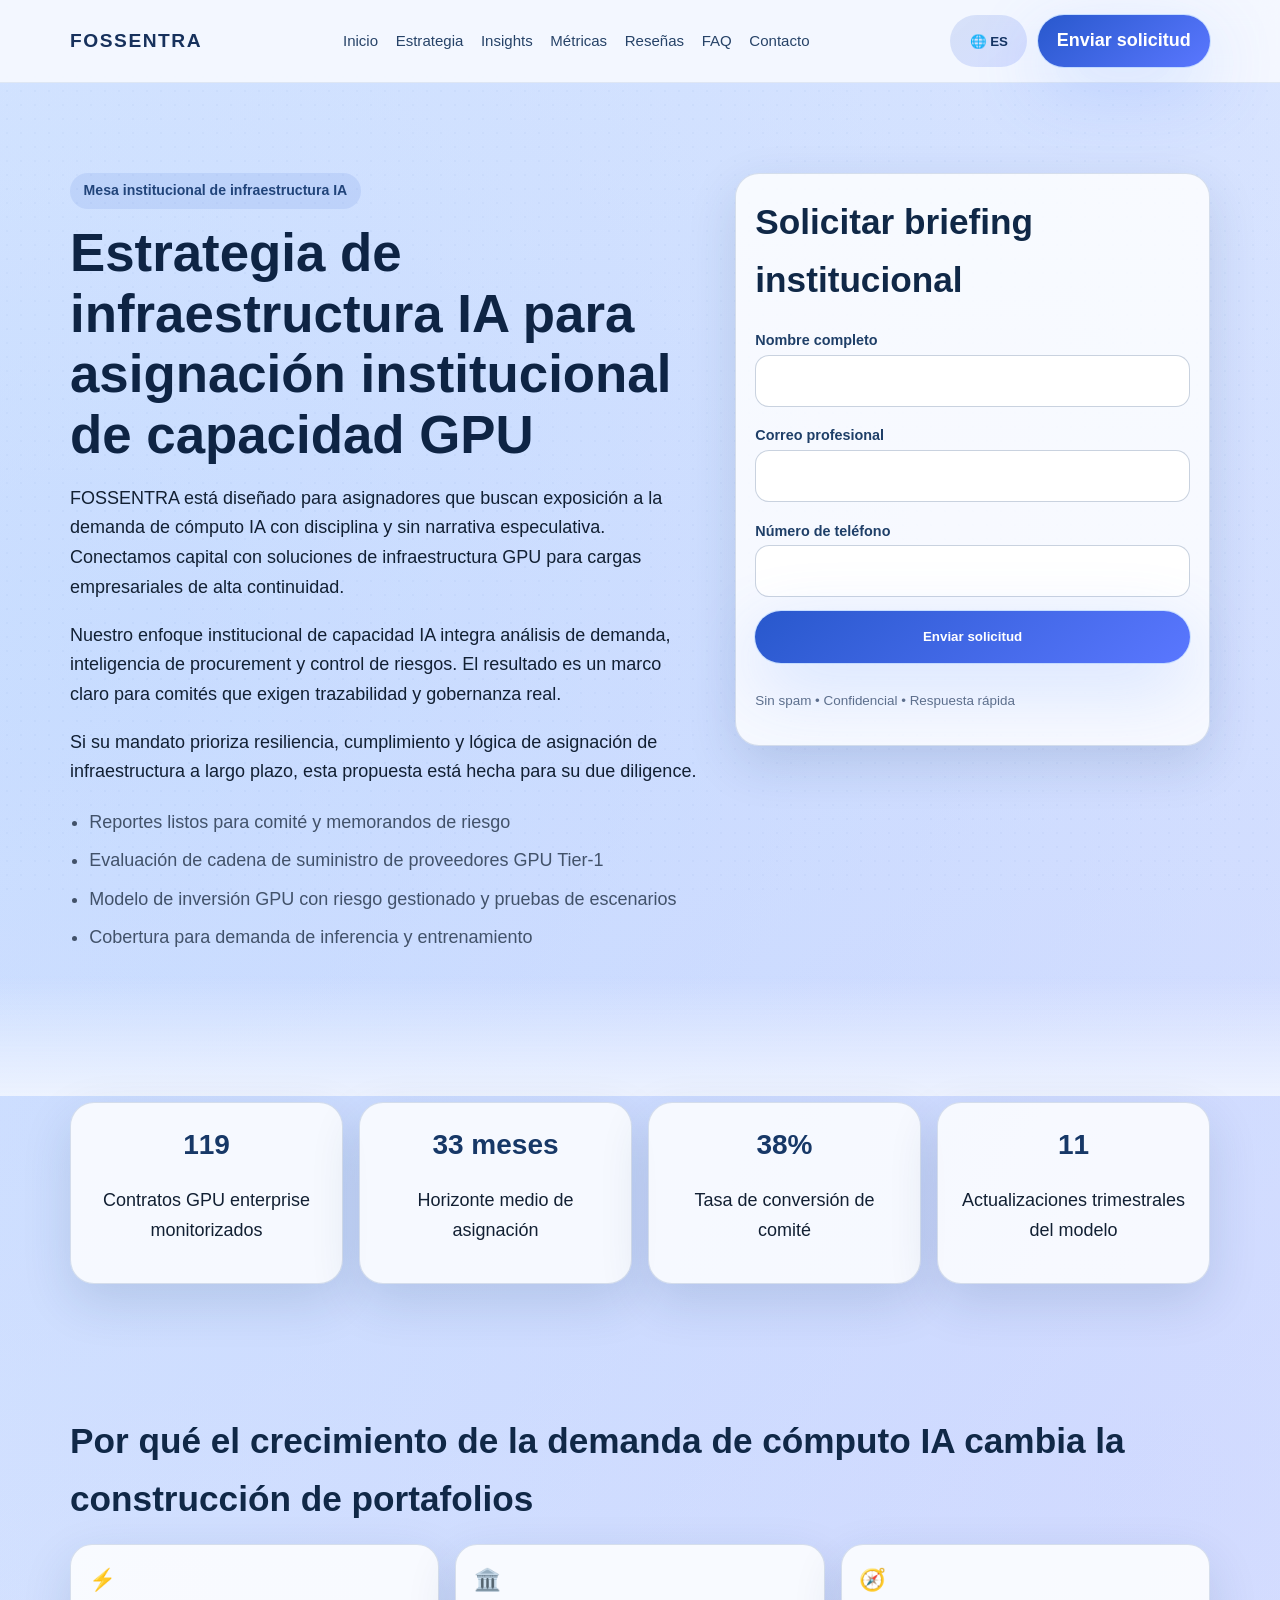
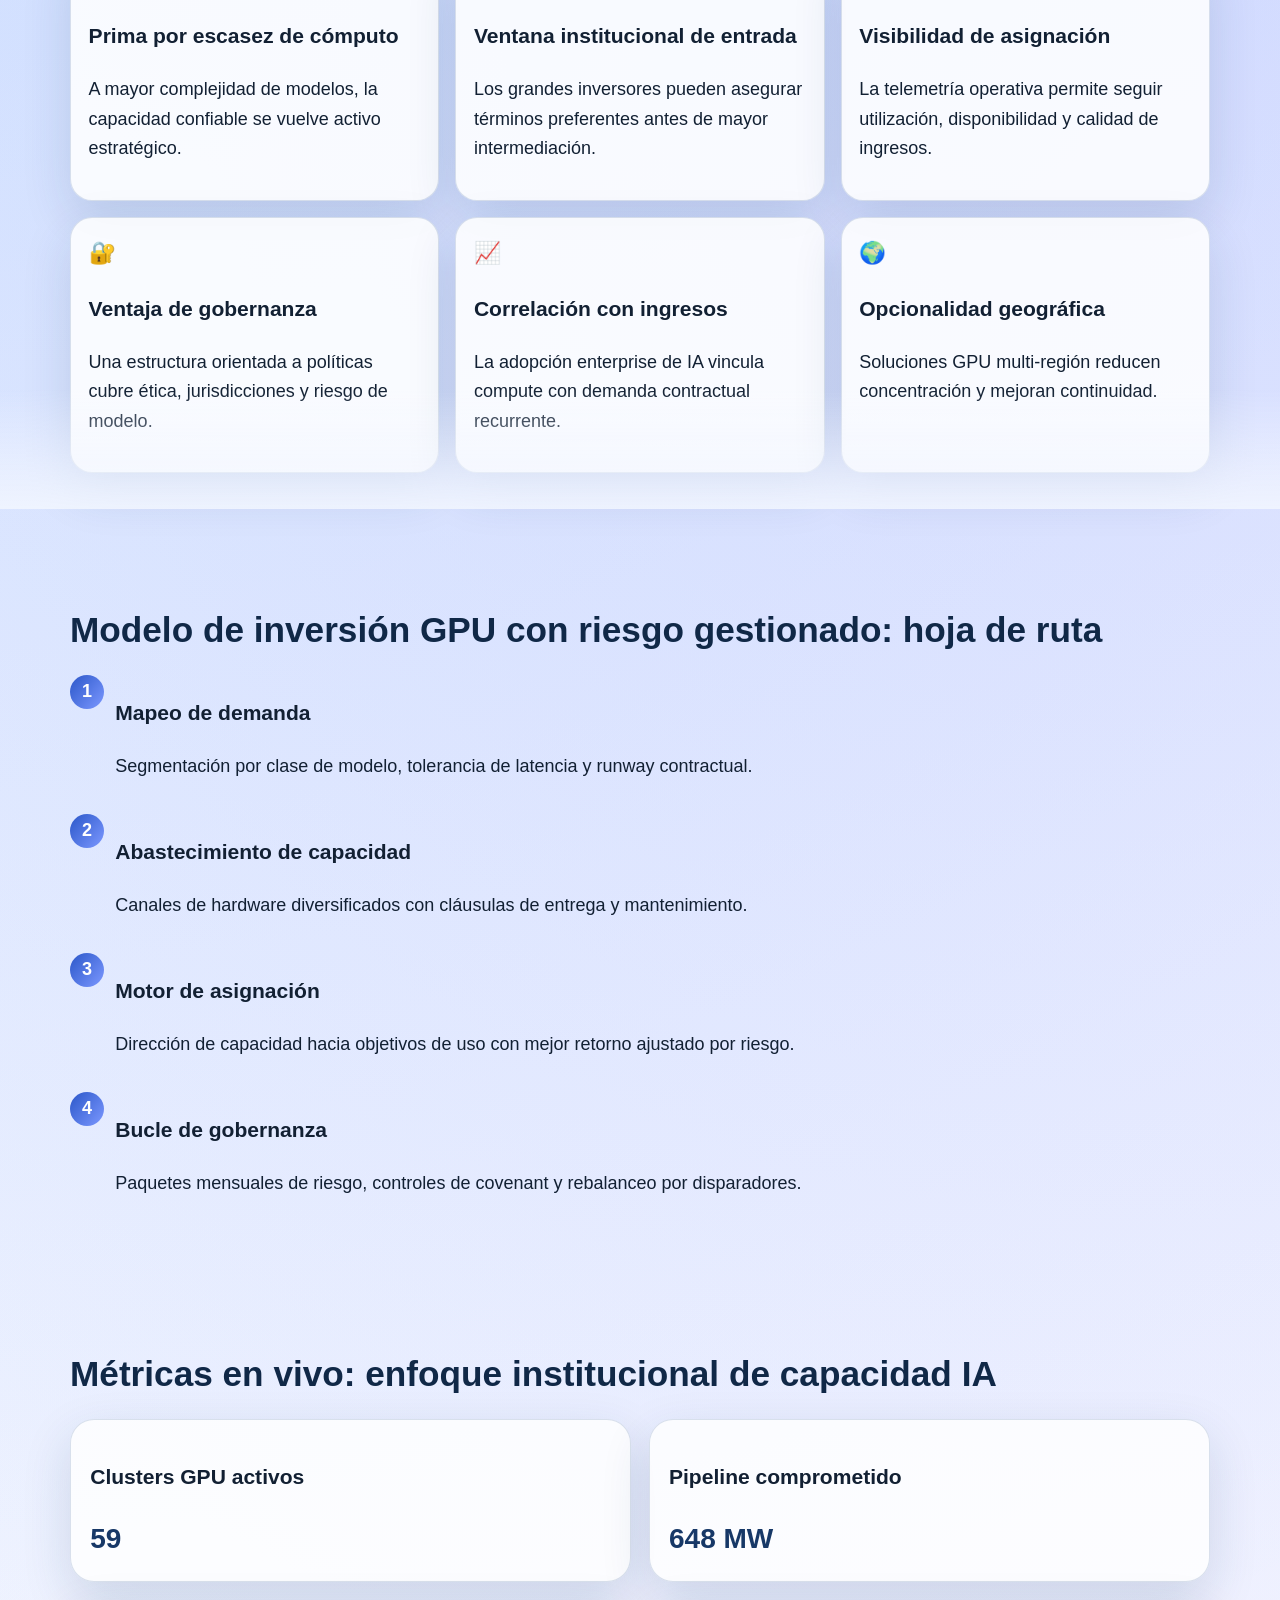
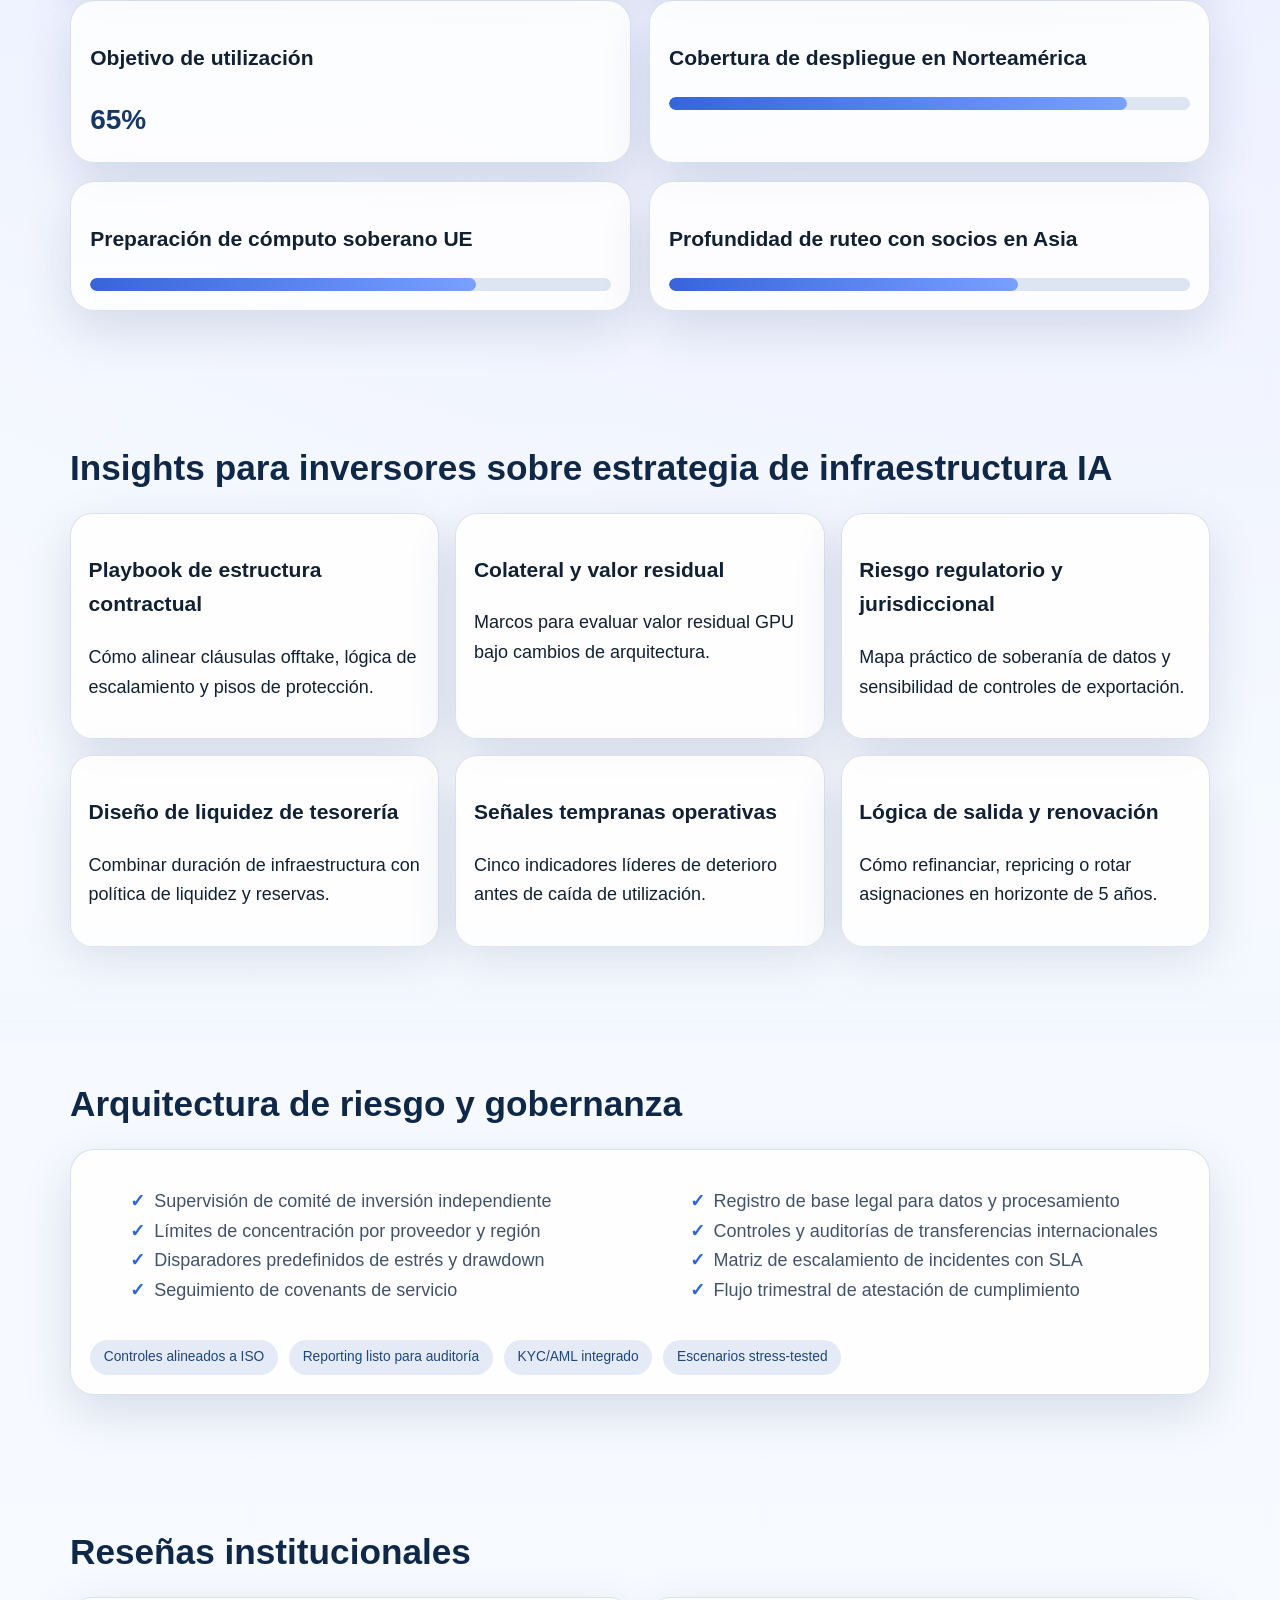
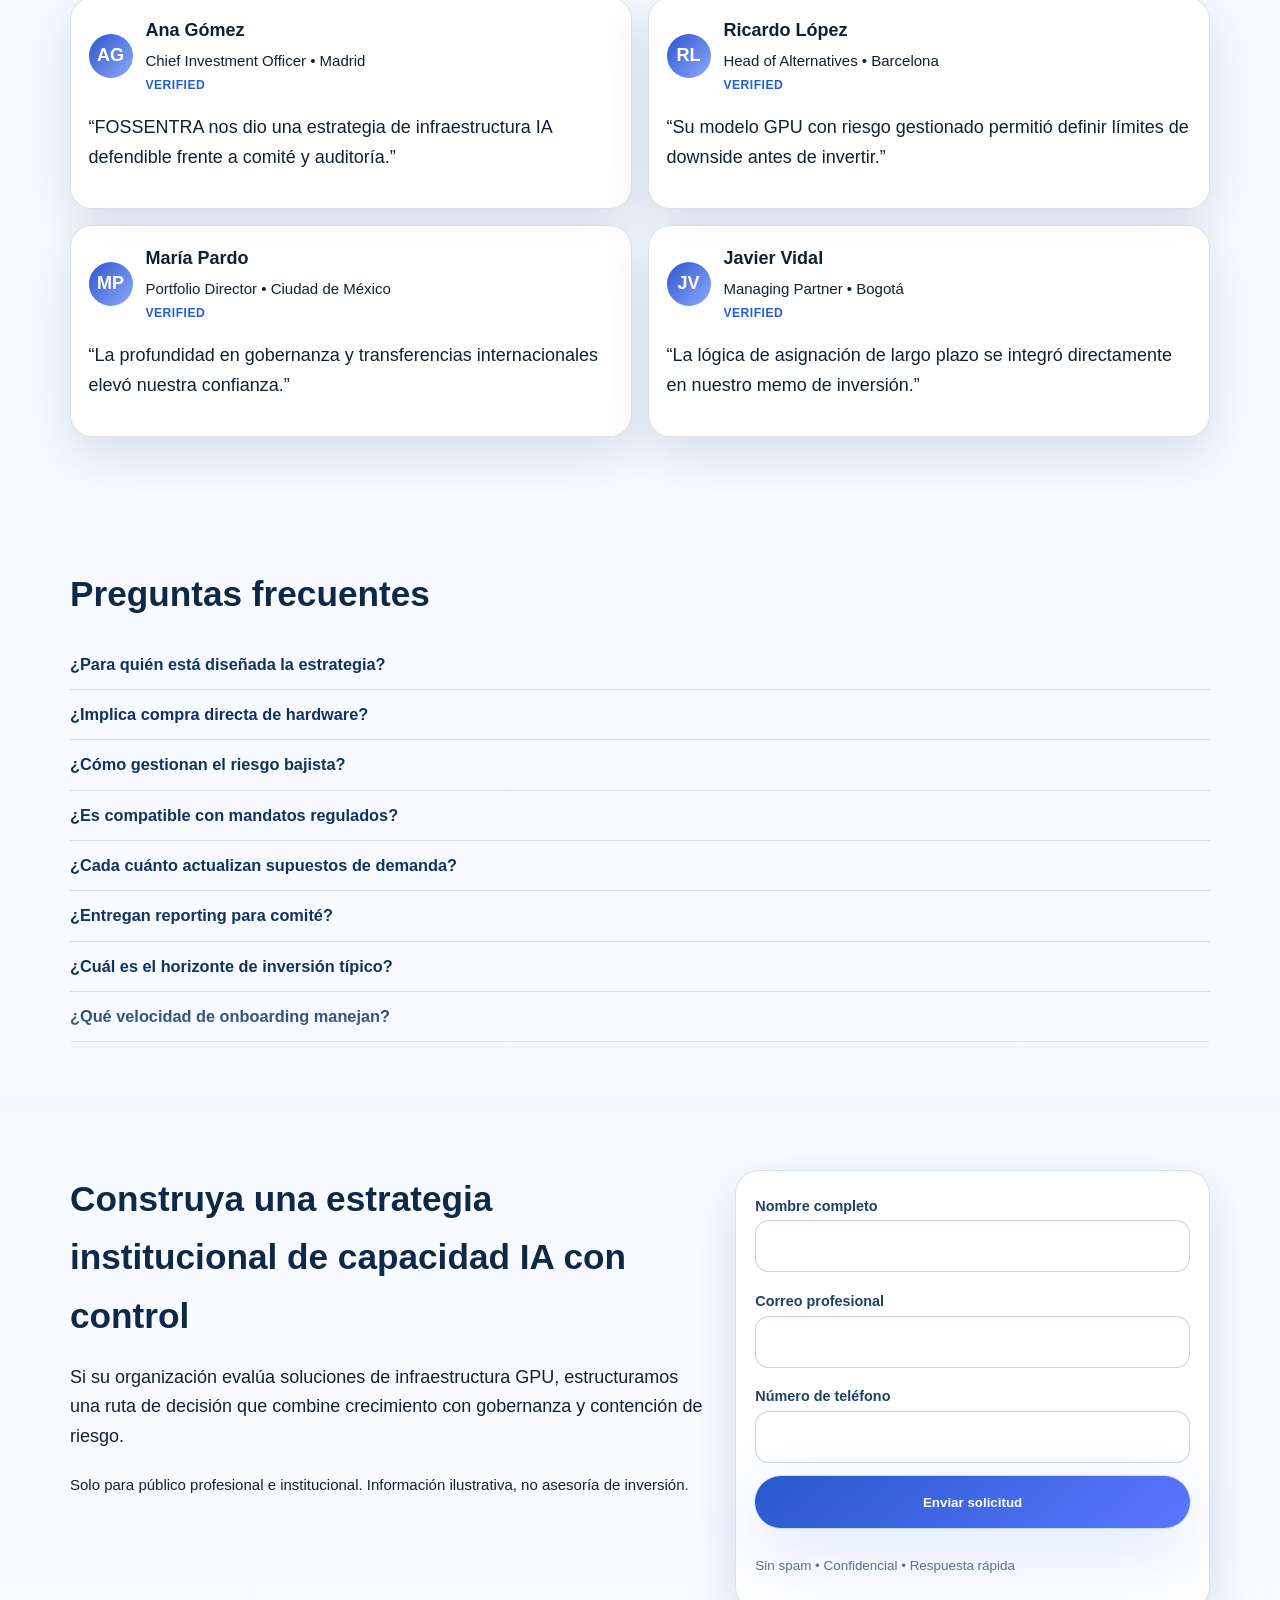
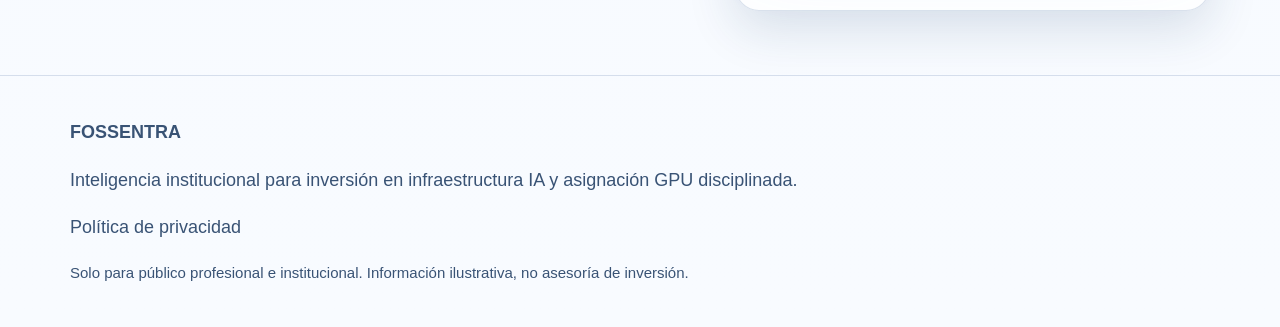
<file: es/index.html>
<!doctype html>
<html lang="es">
<head>
  <meta charset="utf-8" />
  <meta name="viewport" content="width=device-width, initial-scale=1" />
  <title>FOSSENTRA | Estrategia institucional de infraestructura IA y asignación de GPU</title>
  <meta name="description" content="FOSSENTRA ofrece un enfoque institucional de capacidad IA: modelo de inversión GPU con riesgo controlado, estrategia de infraestructura IA y lógica de asignación a largo plazo." />
  <link rel="canonical" href="https://fossentra.com/es/" />
  <link rel="alternate" hreflang="en" href="https://fossentra.com/" />
  <link rel="alternate" hreflang="de" href="https://fossentra.com/de/" />
  <link rel="alternate" hreflang="fr" href="https://fossentra.com/fr/" />
  <link rel="alternate" hreflang="es" href="https://fossentra.com/es/" />
  <link rel="alternate" hreflang="it" href="https://fossentra.com/it/" />
  <link rel="alternate" hreflang="x-default" href="https://fossentra.com/" />
  <meta property="og:type" content="website" />
  <meta property="og:title" content="FOSSENTRA | Estrategia institucional de infraestructura IA y asignación de GPU" />
  <meta property="og:description" content="FOSSENTRA ofrece un enfoque institucional de capacidad IA: modelo de inversión GPU con riesgo controlado, estrategia de infraestructura IA y lógica de asignación a largo plazo." />
  <meta property="og:url" content="https://fossentra.com/es/" />
  <meta property="og:site_name" content="FOSSENTRA" />
  <meta name="twitter:card" content="summary_large_image" />
  <meta name="twitter:title" content="FOSSENTRA | Estrategia institucional de infraestructura IA y asignación de GPU" />
  <meta name="twitter:description" content="FOSSENTRA ofrece un enfoque institucional de capacidad IA: modelo de inversión GPU con riesgo controlado, estrategia de infraestructura IA y lógica de asignación a largo plazo." />
  <link rel="stylesheet" href="../assets/style.css" />
  <script type="application/ld+json">{"@context":"https://schema.org","@graph":[{"@type":"Organization","name":"FOSSENTRA","url":"https://fossentra.com/","description":"Institutional AI infrastructure investment intelligence"},{"@type":"WebSite","name":"FOSSENTRA","url":"https://fossentra.com/es/"},{"@type":"FAQPage","mainEntity":[{"@type":"Question","name":"¿Para quién está diseñada la estrategia?","acceptedAnswer":{"@type":"Answer","text":"Para instituciones, family offices y asignadores profesionales con proceso de comité."}},{"@type":"Question","name":"¿Implica compra directa de hardware?","acceptedAnswer":{"@type":"Answer","text":"No necesariamente. Diseñamos estructuras de propiedad directa o mandatos gestionados."}},{"@type":"Question","name":"¿Cómo gestionan el riesgo bajista?","acceptedAnswer":{"@type":"Answer","text":"Con un modelo GPU por capas: triggers de estrés, límites de proveedor y seguimiento continuo."}},{"@type":"Question","name":"¿Es compatible con mandatos regulados?","acceptedAnswer":{"@type":"Answer","text":"Sí, incluye mapeo legal, trazabilidad y controles de cumplimiento."}},{"@type":"Question","name":"¿Cada cuánto actualizan supuestos de demanda?","acceptedAnswer":{"@type":"Answer","text":"Actualización trimestral con alertas intermedias cuando cambian señales críticas."}},{"@type":"Question","name":"¿Entregan reporting para comité?","acceptedAnswer":{"@type":"Answer","text":"Sí, paquetes estructurados con métricas, escenarios y atestaciones."}},{"@type":"Question","name":"¿Cuál es el horizonte de inversión típico?","acceptedAnswer":{"@type":"Answer","text":"Normalmente multianual, siguiendo lógica de asignación de infraestructura de largo plazo."}},{"@type":"Question","name":"¿Qué velocidad de onboarding manejan?","acceptedAnswer":{"@type":"Answer","text":"Tras la calificación inicial, el proceso suele iniciar en 5 días hábiles."}}]},{"@type":"Product","name":"FOSSENTRA Institutional AI Infrastructure Strategy","review":[{"@type":"Review","author":{"@type":"Person","name":"Ana Gómez"},"reviewBody":"FOSSENTRA nos dio una estrategia de infraestructura IA defendible frente a comité y auditoría.","reviewRating":{"@type":"Rating","ratingValue":"5","bestRating":"5"}},{"@type":"Review","author":{"@type":"Person","name":"Ricardo López"},"reviewBody":"Su modelo GPU con riesgo gestionado permitió definir límites de downside antes de invertir.","reviewRating":{"@type":"Rating","ratingValue":"5","bestRating":"5"}},{"@type":"Review","author":{"@type":"Person","name":"María Pardo"},"reviewBody":"La profundidad en gobernanza y transferencias internacionales elevó nuestra confianza.","reviewRating":{"@type":"Rating","ratingValue":"5","bestRating":"5"}},{"@type":"Review","author":{"@type":"Person","name":"Javier Vidal"},"reviewBody":"La lógica de asignación de largo plazo se integró directamente en nuestro memo de inversión.","reviewRating":{"@type":"Rating","ratingValue":"5","bestRating":"5"}}]}]}</script>
  <script defer src="../assets/app.js"></script>
</head>
<body>
  <div class="texture" aria-hidden="true"></div>
  <header class="header">
    <div class="container header-row">
      <a class="brand" href="#home">FOSSENTRA</a>
      <nav class="nav-desktop" aria-label="Primary navigation">
        <a href="#home">Inicio</a><a href="#strategy">Estrategia</a><a href="#insights">Insights</a><a href="#metrics">Métricas</a><a href="#reviews">Reseñas</a><a href="#faq">FAQ</a><a href="#contact">Contacto</a>
      </nav>
      <div style="display:flex; gap:.65rem; align-items:center;">
        <div class="lang" data-lang>
          <button class="lang-trigger" data-lang-trigger aria-label="Cambiar idioma">🌐 ES</button>
          <div class="lang-menu"><a data-lang-link href="/">🇬🇧 English</a><a data-lang-link href="/de/">🇩🇪 Deutsch</a><a data-lang-link href="/fr/">🇫🇷 Français</a><a data-lang-link href="/es/">🇪🇸 Español</a><a data-lang-link href="/it/">🇮🇹 Italiano</a></div>
        </div>
        <a class="button primary header-cta" href="#contact">Enviar solicitud</a>
        <button class="menu-btn button ghost mobile-only" data-open-drawer aria-label="Abrir menú">☰</button>
      </div>
    </div>
  </header>

  <div class="drawer-overlay" data-drawer-overlay></div>
  <aside class="drawer" data-drawer aria-label="Mobile menu">
    <button class="button ghost" data-close-drawer aria-label="Cerrar menu">✕</button>
    <nav aria-label="Mobile navigation">
      <a href="#home">Inicio</a><a href="#strategy">Estrategia</a><a href="#insights">Insights</a><a href="#metrics">Métricas</a><a href="#reviews">Reseñas</a><a href="#faq">FAQ</a><a href="#contact">Contacto</a>
    </nav>
    <div class="lang" data-lang><button class="lang-trigger" data-lang-trigger>🌐</button><div class="lang-menu"><a data-lang-link href="/">🇬🇧 English</a><a data-lang-link href="/de/">🇩🇪 Deutsch</a><a data-lang-link href="/fr/">🇫🇷 Français</a><a data-lang-link href="/es/">🇪🇸 Español</a><a data-lang-link href="/it/">🇮🇹 Italiano</a></div></div>
  </aside>

  <main>
    <section class="hero section" id="home">
      <div class="container hero-grid">
        <div>
          <span class="badge">Mesa institucional de infraestructura IA</span>
          <h1>Estrategia de infraestructura IA para asignación institucional de capacidad GPU</h1>
          <p>FOSSENTRA está diseñado para asignadores que buscan exposición a la demanda de cómputo IA con disciplina y sin narrativa especulativa. Conectamos capital con soluciones de infraestructura GPU para cargas empresariales de alta continuidad.</p><p>Nuestro enfoque institucional de capacidad IA integra análisis de demanda, inteligencia de procurement y control de riesgos. El resultado es un marco claro para comités que exigen trazabilidad y gobernanza real.</p><p>Si su mandato prioriza resiliencia, cumplimiento y lógica de asignación de infraestructura a largo plazo, esta propuesta está hecha para su due diligence.</p>
          <ul class="lead-list"><li>Reportes listos para comité y memorandos de riesgo</li><li>Evaluación de cadena de suministro de proveedores GPU Tier-1</li><li>Modelo de inversión GPU con riesgo gestionado y pruebas de escenarios</li><li>Cobertura para demanda de inferencia y entrenamiento</li></ul>
        </div>
        <div class="card reveal" id="contact">
          <h2>Solicitar briefing institucional</h2>
          <form class="lead-form form-grid" novalidate>
            <div><label>Nombre completo</label><input name="name" required aria-label="Nombre completo"></div>
            <div><label>Correo profesional</label><input name="email" type="email" required aria-label="Correo profesional"></div>
            <div><label>Número de teléfono</label><input name="phone" required aria-label="Número de teléfono"></div>
            <button class="button primary" type="submit">Enviar solicitud</button>
            <p class="form-note">Sin spam • Confidencial • Respuesta rápida</p>
          </form>
        </div>
      </div>
    </section>

    <section class="section section-blend"><div class="container kpi-strip"><article class="card kpi-card reveal"><div class="kpi-value" data-target="128" data-suffix="">0</div><p>Contratos GPU enterprise monitorizados</p></article><article class="card kpi-card reveal"><div class="kpi-value" data-target="36" data-suffix=" meses">0</div><p>Horizonte medio de asignación</p></article><article class="card kpi-card reveal"><div class="kpi-value" data-target="41" data-suffix="%">0</div><p>Tasa de conversión de comité</p></article><article class="card kpi-card reveal"><div class="kpi-value" data-target="12" data-suffix="">0</div><p>Actualizaciones trimestrales del modelo</p></article></div></section>
    <section class="section" id="strategy"><div class="container"><h2>Por qué el crecimiento de la demanda de cómputo IA cambia la construcción de portafolios</h2><div class="icon-grid"><article class="icon-card reveal"><div class="icon">⚡</div><h3>Prima por escasez de cómputo</h3><p>A mayor complejidad de modelos, la capacidad confiable se vuelve activo estratégico.</p></article><article class="icon-card reveal"><div class="icon">🏛️</div><h3>Ventana institucional de entrada</h3><p>Los grandes inversores pueden asegurar términos preferentes antes de mayor intermediación.</p></article><article class="icon-card reveal"><div class="icon">🧭</div><h3>Visibilidad de asignación</h3><p>La telemetría operativa permite seguir utilización, disponibilidad y calidad de ingresos.</p></article><article class="icon-card reveal"><div class="icon">🔐</div><h3>Ventaja de gobernanza</h3><p>Una estructura orientada a políticas cubre ética, jurisdicciones y riesgo de modelo.</p></article><article class="icon-card reveal"><div class="icon">📈</div><h3>Correlación con ingresos</h3><p>La adopción enterprise de IA vincula compute con demanda contractual recurrente.</p></article><article class="icon-card reveal"><div class="icon">🌍</div><h3>Opcionalidad geográfica</h3><p>Soluciones GPU multi-región reducen concentración y mejoran continuidad.</p></article></div></div></section>
    <section class="section section-blend"><div class="container"><h2>Modelo de inversión GPU con riesgo gestionado: hoja de ruta</h2><div class="timeline"><div class="step reveal"><span>1</span><div><h3>Mapeo de demanda</h3><p>Segmentación por clase de modelo, tolerancia de latencia y runway contractual.</p></div></div><div class="step reveal"><span>2</span><div><h3>Abastecimiento de capacidad</h3><p>Canales de hardware diversificados con cláusulas de entrega y mantenimiento.</p></div></div><div class="step reveal"><span>3</span><div><h3>Motor de asignación</h3><p>Dirección de capacidad hacia objetivos de uso con mejor retorno ajustado por riesgo.</p></div></div><div class="step reveal"><span>4</span><div><h3>Bucle de gobernanza</h3><p>Paquetes mensuales de riesgo, controles de covenant y rebalanceo por disparadores.</p></div></div></div></div></section>

    <section class="section" id="metrics"><div class="container"><h2>Métricas en vivo: enfoque institucional de capacidad IA</h2><div class="live-grid"><article class="card reveal"><h3>Clusters GPU activos</h3><div class="kpi-value" data-target="84" data-suffix="">0</div></article><article class="card reveal"><h3>Pipeline comprometido</h3><div class="kpi-value" data-target="920" data-suffix=" MW">0</div></article><article class="card reveal"><h3>Objetivo de utilización</h3><div class="kpi-value" data-target="93" data-suffix="%">0</div></article><article class="card reveal"><h3>Cobertura de despliegue en Norteamérica</h3><div class="metric-bar"><div class="metric-bar-fill" data-value="88"></div></div></article><article class="card reveal"><h3>Preparación de cómputo soberano UE</h3><div class="metric-bar"><div class="metric-bar-fill" data-value="74"></div></div></article><article class="card reveal"><h3>Profundidad de ruteo con socios en Asia</h3><div class="metric-bar"><div class="metric-bar-fill" data-value="67"></div></div></article></div></div></section>
    <section class="section" id="insights"><div class="container"><h2>Insights para inversores sobre estrategia de infraestructura IA</h2><div class="insights-grid"><article class="insight-card reveal"><h3>Playbook de estructura contractual</h3><p>Cómo alinear cláusulas offtake, lógica de escalamiento y pisos de protección.</p></article><article class="insight-card reveal"><h3>Colateral y valor residual</h3><p>Marcos para evaluar valor residual GPU bajo cambios de arquitectura.</p></article><article class="insight-card reveal"><h3>Riesgo regulatorio y jurisdiccional</h3><p>Mapa práctico de soberanía de datos y sensibilidad de controles de exportación.</p></article><article class="insight-card reveal"><h3>Diseño de liquidez de tesorería</h3><p>Combinar duración de infraestructura con política de liquidez y reservas.</p></article><article class="insight-card reveal"><h3>Señales tempranas operativas</h3><p>Cinco indicadores líderes de deterioro antes de caída de utilización.</p></article><article class="insight-card reveal"><h3>Lógica de salida y renovación</h3><p>Cómo refinanciar, repricing o rotar asignaciones en horizonte de 5 años.</p></article></div></div></section>

    <section class="section section-blend"><div class="container"><h2>Arquitectura de riesgo y gobernanza</h2><div class="card"><div class="checklist"><ul><li>Supervisión de comité de inversión independiente</li><li>Límites de concentración por proveedor y región</li><li>Disparadores predefinidos de estrés y drawdown</li><li>Seguimiento de covenants de servicio</li></ul><ul><li>Registro de base legal para datos y procesamiento</li><li>Controles y auditorías de transferencias internacionales</li><li>Matriz de escalamiento de incidentes con SLA</li><li>Flujo trimestral de atestación de cumplimiento</li></ul></div><div class="badges"><span>Controles alineados a ISO</span><span>Reporting listo para auditoría</span><span>KYC/AML integrado</span><span>Escenarios stress-tested</span></div></div></div></section>
    <section class="section" id="reviews"><div class="container"><h2>Reseñas institucionales</h2><div class="reviews-grid"><article class="review-card reveal"><div class="review-head"><div class="initials">AG</div><div><strong>Ana Gómez</strong><br><small>Chief Investment Officer • Madrid</small><div class="verified">VERIFIED</div></div></div><p>“FOSSENTRA nos dio una estrategia de infraestructura IA defendible frente a comité y auditoría.”</p></article><article class="review-card reveal"><div class="review-head"><div class="initials">RL</div><div><strong>Ricardo López</strong><br><small>Head of Alternatives • Barcelona</small><div class="verified">VERIFIED</div></div></div><p>“Su modelo GPU con riesgo gestionado permitió definir límites de downside antes de invertir.”</p></article><article class="review-card reveal"><div class="review-head"><div class="initials">MP</div><div><strong>María Pardo</strong><br><small>Portfolio Director • Ciudad de México</small><div class="verified">VERIFIED</div></div></div><p>“La profundidad en gobernanza y transferencias internacionales elevó nuestra confianza.”</p></article><article class="review-card reveal"><div class="review-head"><div class="initials">JV</div><div><strong>Javier Vidal</strong><br><small>Managing Partner • Bogotá</small><div class="verified">VERIFIED</div></div></div><p>“La lógica de asignación de largo plazo se integró directamente en nuestro memo de inversión.”</p></article></div></div></section>

    <section class="section" id="faq"><div class="container"><h2>Preguntas frecuentes</h2><article class="accordion-item"><button class="accordion-trigger" aria-expanded="false">¿Para quién está diseñada la estrategia?</button><div class="accordion-panel"><p>Para instituciones, family offices y asignadores profesionales con proceso de comité.</p></div></article><article class="accordion-item"><button class="accordion-trigger" aria-expanded="false">¿Implica compra directa de hardware?</button><div class="accordion-panel"><p>No necesariamente. Diseñamos estructuras de propiedad directa o mandatos gestionados.</p></div></article><article class="accordion-item"><button class="accordion-trigger" aria-expanded="false">¿Cómo gestionan el riesgo bajista?</button><div class="accordion-panel"><p>Con un modelo GPU por capas: triggers de estrés, límites de proveedor y seguimiento continuo.</p></div></article><article class="accordion-item"><button class="accordion-trigger" aria-expanded="false">¿Es compatible con mandatos regulados?</button><div class="accordion-panel"><p>Sí, incluye mapeo legal, trazabilidad y controles de cumplimiento.</p></div></article><article class="accordion-item"><button class="accordion-trigger" aria-expanded="false">¿Cada cuánto actualizan supuestos de demanda?</button><div class="accordion-panel"><p>Actualización trimestral con alertas intermedias cuando cambian señales críticas.</p></div></article><article class="accordion-item"><button class="accordion-trigger" aria-expanded="false">¿Entregan reporting para comité?</button><div class="accordion-panel"><p>Sí, paquetes estructurados con métricas, escenarios y atestaciones.</p></div></article><article class="accordion-item"><button class="accordion-trigger" aria-expanded="false">¿Cuál es el horizonte de inversión típico?</button><div class="accordion-panel"><p>Normalmente multianual, siguiendo lógica de asignación de infraestructura de largo plazo.</p></div></article><article class="accordion-item"><button class="accordion-trigger" aria-expanded="false">¿Qué velocidad de onboarding manejan?</button><div class="accordion-panel"><p>Tras la calificación inicial, el proceso suele iniciar en 5 días hábiles.</p></div></article></div></section>

    <section class="section section-blend"><div class="container hero-grid"><div><h2>Construya una estrategia institucional de capacidad IA con control</h2><p>Si su organización evalúa soluciones de infraestructura GPU, estructuramos una ruta de decisión que combine crecimiento con gobernanza y contención de riesgo.</p><small>Solo para público profesional e institucional. Información ilustrativa, no asesoría de inversión.</small></div><div class="card"><form class="lead-form form-grid" novalidate><div><label>Nombre completo</label><input name="name" required></div><div><label>Correo profesional</label><input name="email" type="email" required></div><div><label>Número de teléfono</label><input name="phone" required></div><button class="button primary" type="submit">Enviar solicitud</button><p class="form-note">Sin spam • Confidencial • Respuesta rápida</p></form></div></div></section>
  </main>

  <footer class="footer"><div class="container"><strong>FOSSENTRA</strong><p>Inteligencia institucional para inversión en infraestructura IA y asignación GPU disciplinada.</p><p><a href="#" data-open-modal>Política de privacidad</a></p><small>Solo para público profesional e institucional. Información ilustrativa, no asesoría de inversión.</small></div></footer>

  <div class="modal" data-modal aria-hidden="true"><div class="modal-dialog" role="dialog" aria-modal="true" aria-label="Política de privacidad"><button class="button ghost" data-close-modal>✕</button><h2>Política de privacidad</h2><h3>Recopilación de datos</h3><p>Recopilamos identidad, contacto profesional y registros de interacción para evaluar solicitudes institucionales.</p><h3>Base legal</h3><p>Tratamiento sustentado en interés legítimo, fase precontractual y obligaciones normativas.</p><h3>Cookies</h3><p>Usamos cookies esenciales y analíticas para rendimiento, seguridad y mejora del servicio.</p><h3>Retención</h3><p>Los datos se conservan solo el tiempo requerido por calificación, cumplimiento y auditoría.</p><h3>Compartición con terceros</h3><p>Compartición limitada con proveedores evaluados bajo cláusulas de confidencialidad y seguridad.</p><h3>Seguridad</h3><p>Aplicamos cifrado, controles de acceso y monitoreo para reducir accesos no autorizados.</p><h3>Derechos del usuario</h3><p>Puede solicitar acceso, rectificación, eliminación, limitación o portabilidad según la ley aplicable.</p><h3>Transferencias internacionales</h3><p>Las transferencias transfronterizas usan salvaguardas reconocidas y evaluación de riesgo.</p><h3>Divulgación de riesgos IA</h3><p>Las inversiones en infraestructura IA pueden verse afectadas por obsolescencia, cambios regulatorios y restricciones energéticas.</p><button class="button primary" data-close-modal>Cerrar</button></div></div>
  <div class="toast" data-toast>Solicitud recibida. Nuestro equipo responderá en breve.</div>
</body>
</html>
</file>
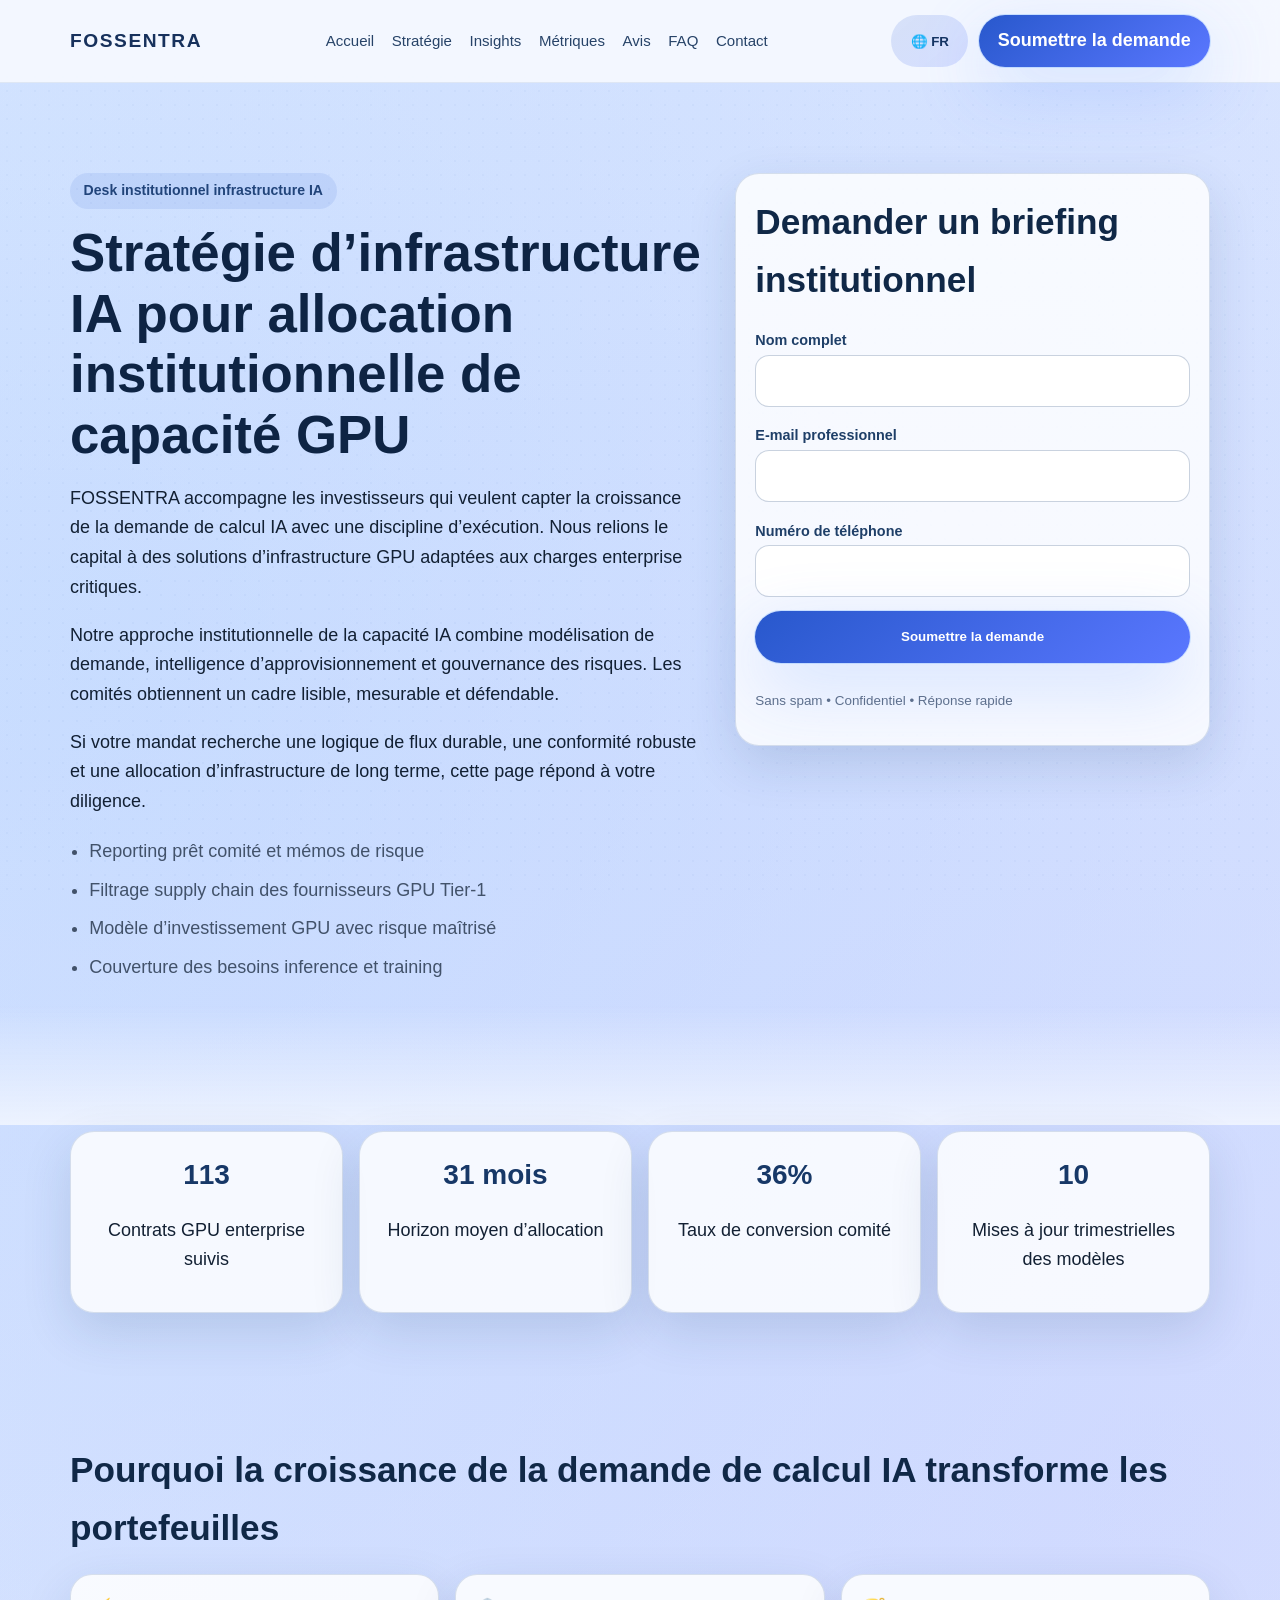
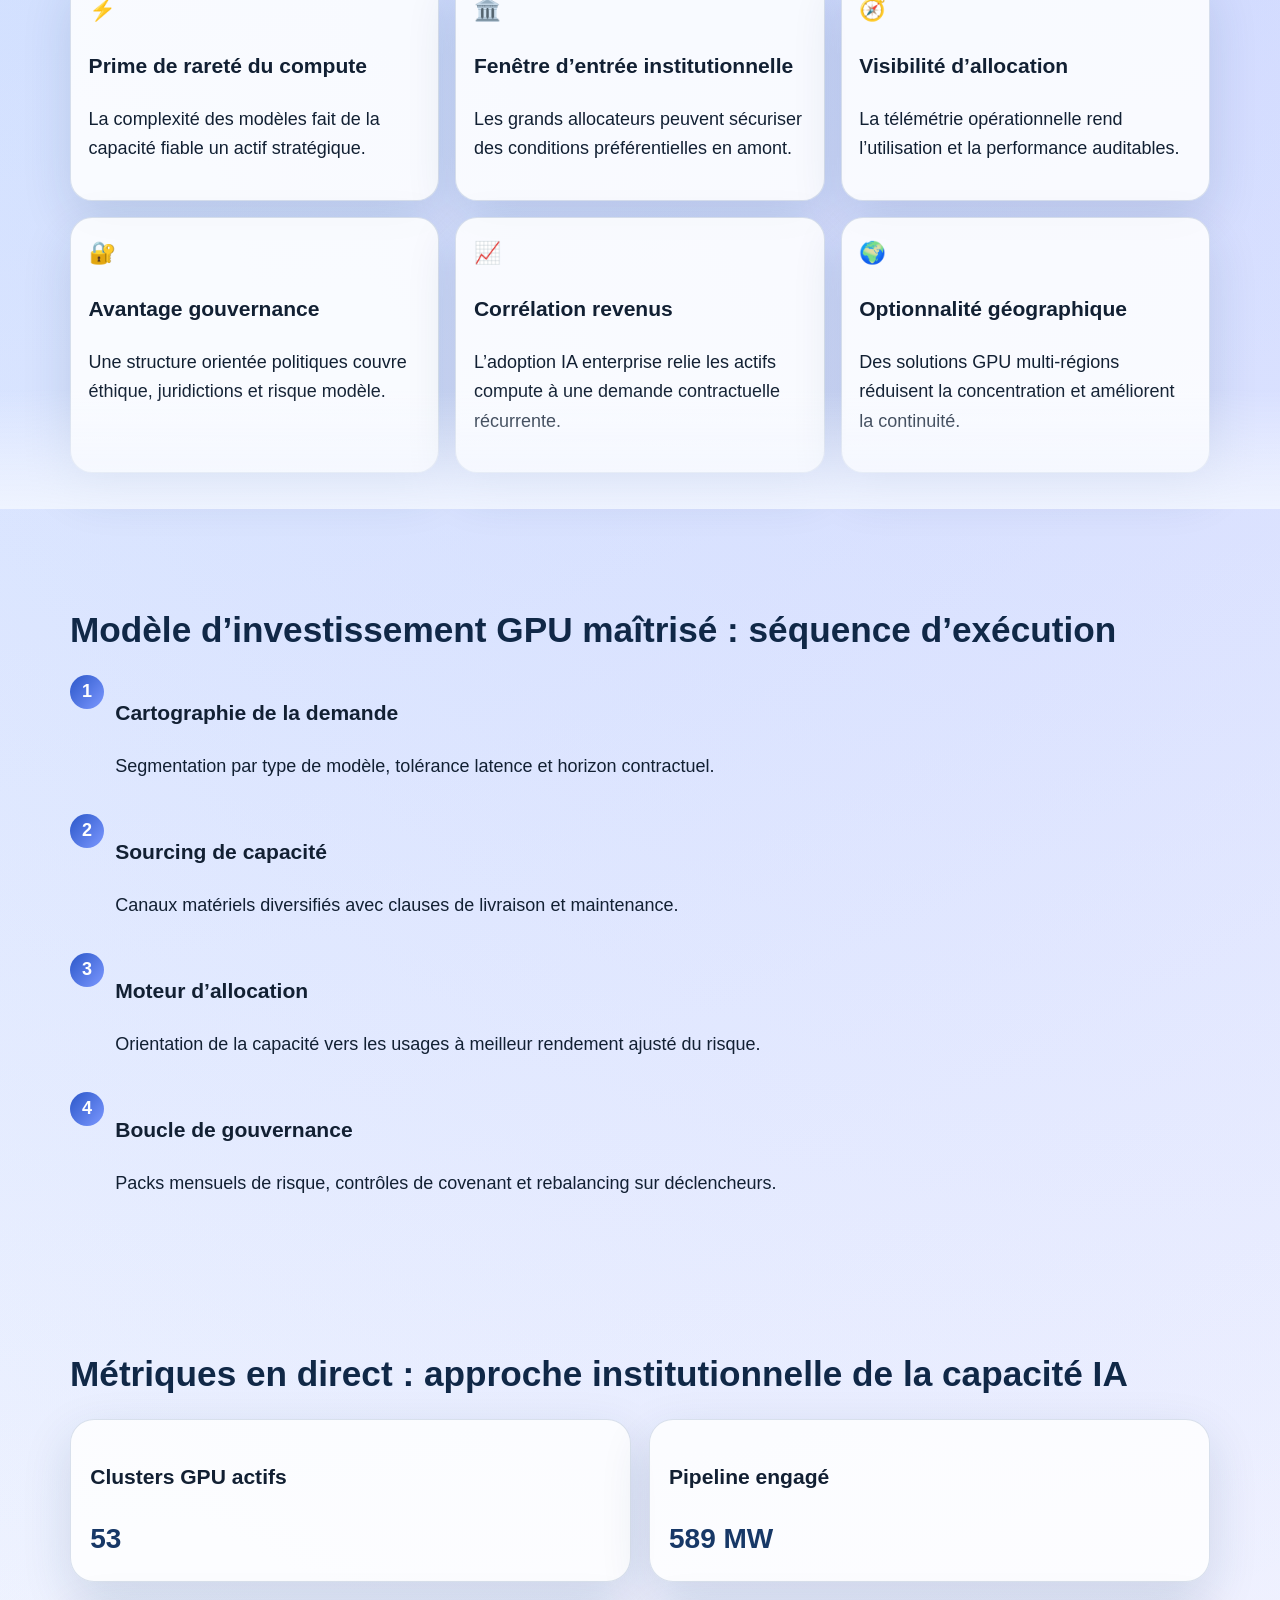
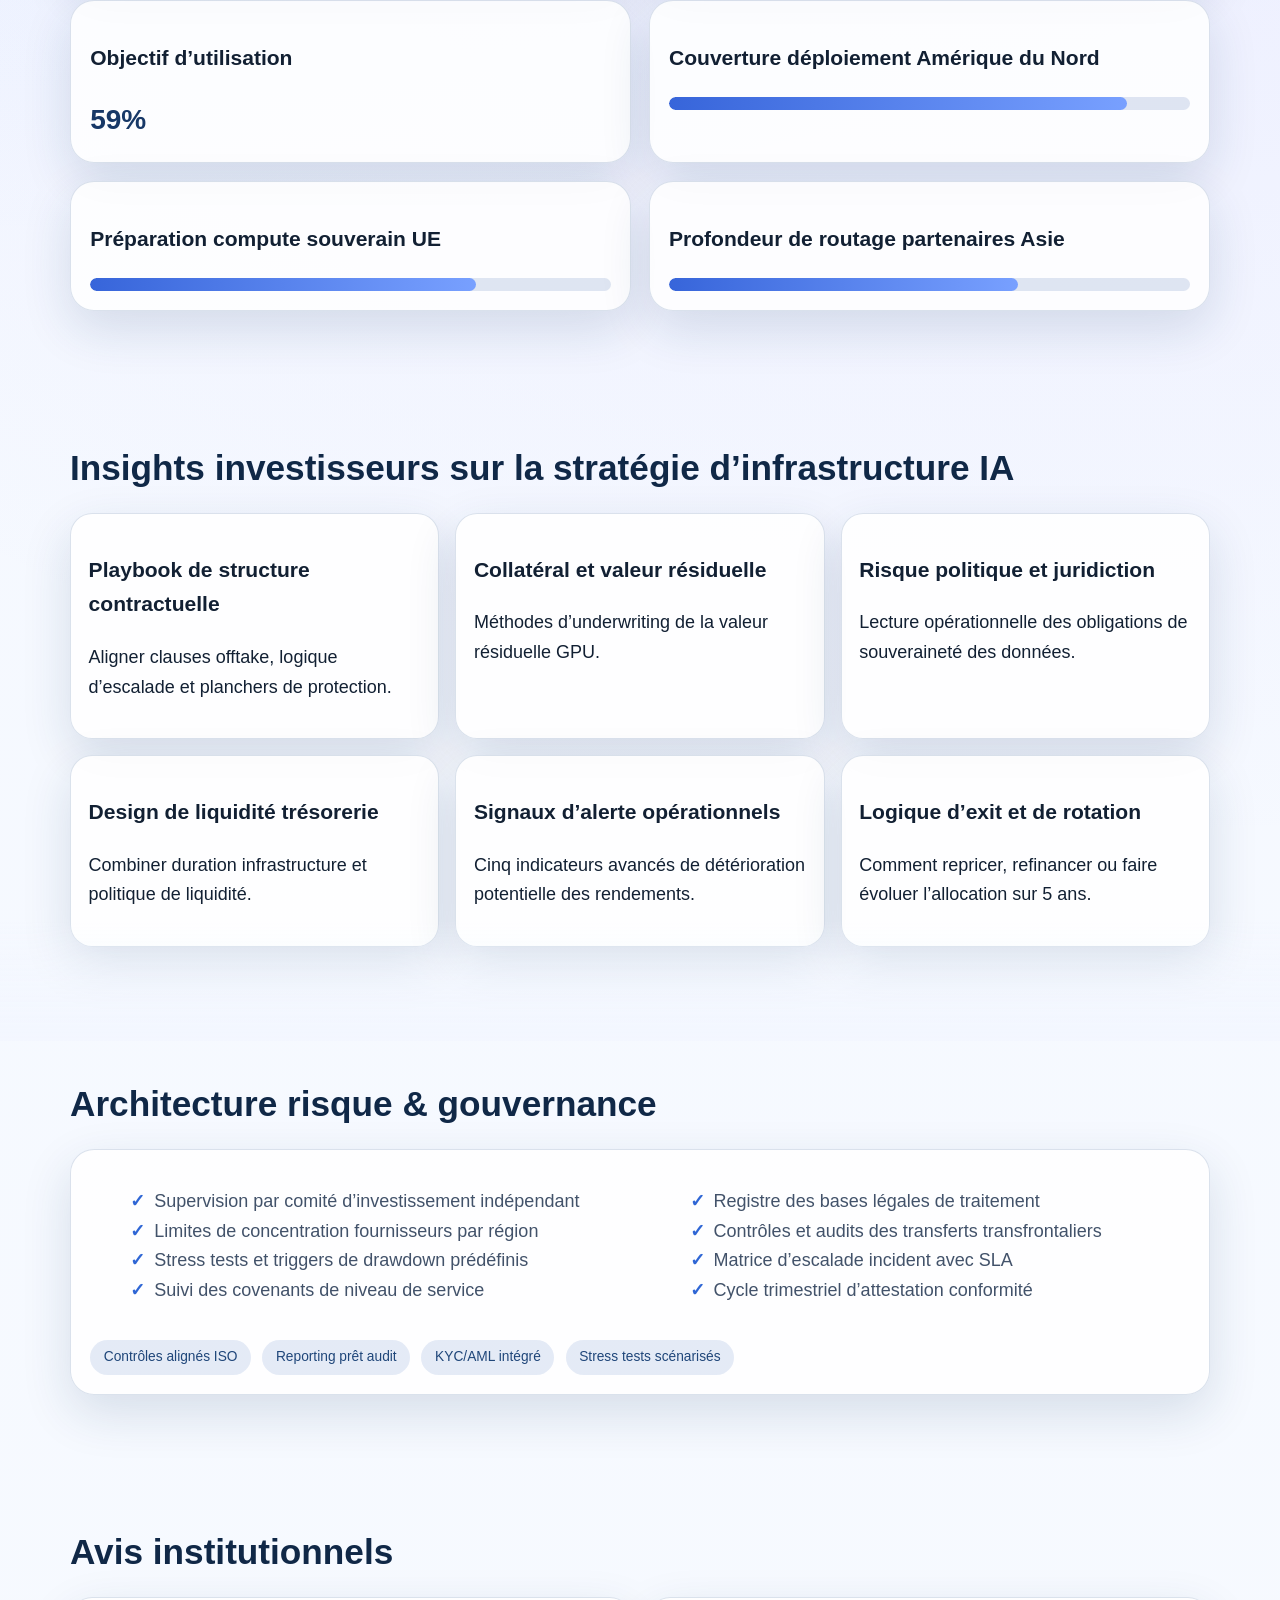
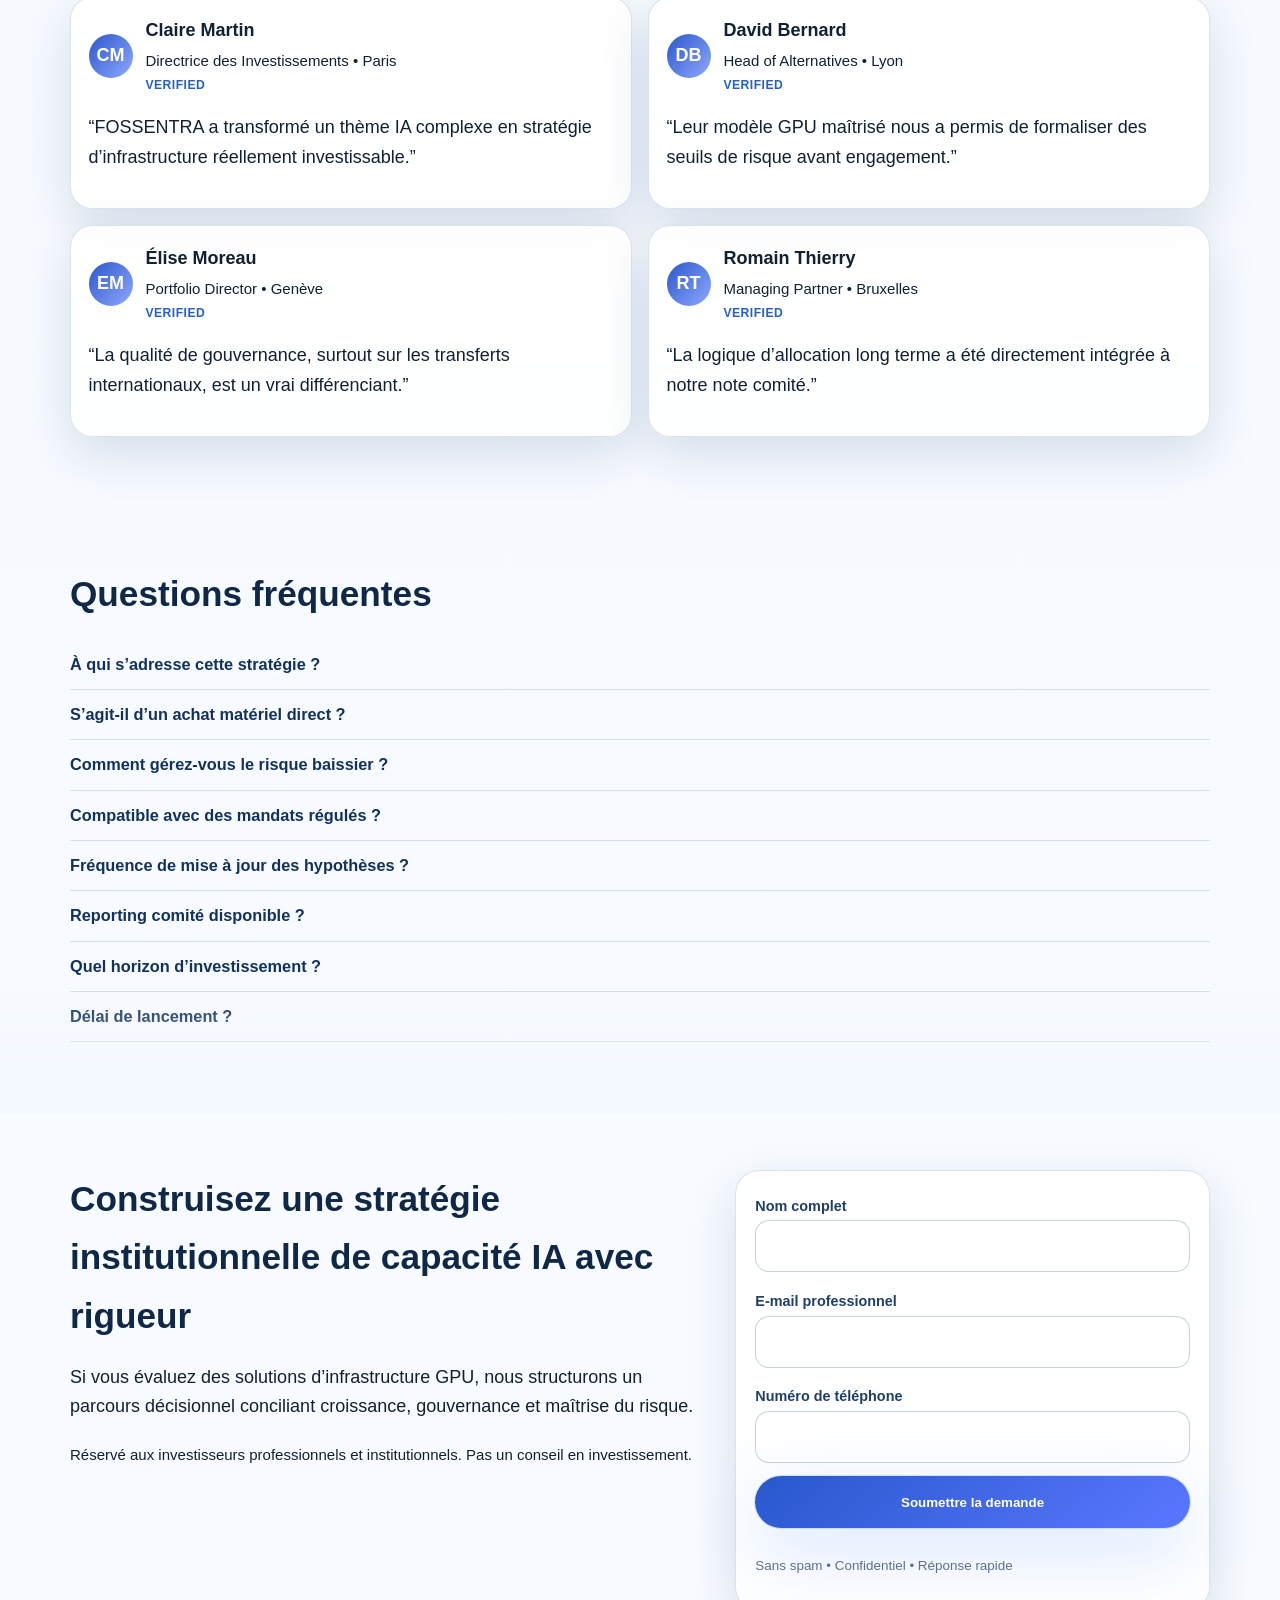
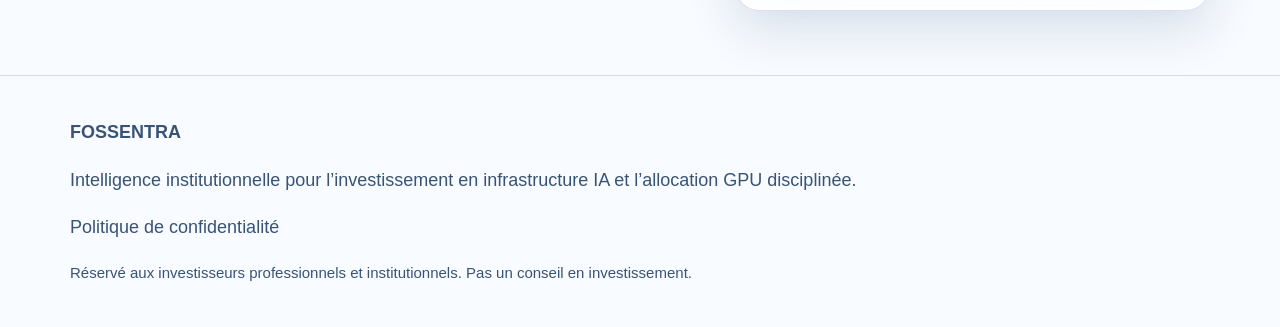
<file: fr/index.html>
<!doctype html>
<html lang="fr">
<head>
  <meta charset="utf-8" />
  <meta name="viewport" content="width=device-width, initial-scale=1" />
  <title>FOSSENTRA | Stratégie institutionnelle d’infrastructure IA et allocation GPU</title>
  <meta name="description" content="FOSSENTRA propose une approche institutionnelle de la capacité IA : modèle d’investissement GPU maîtrisé, stratégie d’infrastructure IA et logique d’allocation long terme." />
  <link rel="canonical" href="https://fossentra.com/fr/" />
  <link rel="alternate" hreflang="en" href="https://fossentra.com/" />
  <link rel="alternate" hreflang="de" href="https://fossentra.com/de/" />
  <link rel="alternate" hreflang="fr" href="https://fossentra.com/fr/" />
  <link rel="alternate" hreflang="es" href="https://fossentra.com/es/" />
  <link rel="alternate" hreflang="it" href="https://fossentra.com/it/" />
  <link rel="alternate" hreflang="x-default" href="https://fossentra.com/" />
  <meta property="og:type" content="website" />
  <meta property="og:title" content="FOSSENTRA | Stratégie institutionnelle d’infrastructure IA et allocation GPU" />
  <meta property="og:description" content="FOSSENTRA propose une approche institutionnelle de la capacité IA : modèle d’investissement GPU maîtrisé, stratégie d’infrastructure IA et logique d’allocation long terme." />
  <meta property="og:url" content="https://fossentra.com/fr/" />
  <meta property="og:site_name" content="FOSSENTRA" />
  <meta name="twitter:card" content="summary_large_image" />
  <meta name="twitter:title" content="FOSSENTRA | Stratégie institutionnelle d’infrastructure IA et allocation GPU" />
  <meta name="twitter:description" content="FOSSENTRA propose une approche institutionnelle de la capacité IA : modèle d’investissement GPU maîtrisé, stratégie d’infrastructure IA et logique d’allocation long terme." />
  <link rel="stylesheet" href="../assets/style.css" />
  <script type="application/ld+json">{"@context":"https://schema.org","@graph":[{"@type":"Organization","name":"FOSSENTRA","url":"https://fossentra.com/","description":"Institutional AI infrastructure investment intelligence"},{"@type":"WebSite","name":"FOSSENTRA","url":"https://fossentra.com/fr/"},{"@type":"FAQPage","mainEntity":[{"@type":"Question","name":"À qui s’adresse cette stratégie ?","acceptedAnswer":{"@type":"Answer","text":"Aux institutions, family offices et allocateurs professionnels avec exigences de comité."}},{"@type":"Question","name":"S’agit-il d’un achat matériel direct ?","acceptedAnswer":{"@type":"Answer","text":"Pas obligatoirement. Nous structurons propriété directe ou mandats d’allocation gérée."}},{"@type":"Question","name":"Comment gérez-vous le risque baissier ?","acceptedAnswer":{"@type":"Answer","text":"Via un modèle GPU multi-couches avec triggers, limites fournisseurs et suivi de covenants."}},{"@type":"Question","name":"Compatible avec des mandats régulés ?","acceptedAnswer":{"@type":"Answer","text":"Oui, avec cartographie des bases légales et contrôle de conformité."}},{"@type":"Question","name":"Fréquence de mise à jour des hypothèses ?","acceptedAnswer":{"@type":"Answer","text":"Révision trimestrielle des modèles, avec alertes intermédiaires si nécessaire."}},{"@type":"Question","name":"Reporting comité disponible ?","acceptedAnswer":{"@type":"Answer","text":"Oui, packs structurés incluant métriques, scénarios et attestations."}},{"@type":"Question","name":"Quel horizon d’investissement ?","acceptedAnswer":{"@type":"Answer","text":"Principalement pluriannuel, cohérent avec une logique infrastructure long terme."}},{"@type":"Question","name":"Délai de lancement ?","acceptedAnswer":{"@type":"Answer","text":"Après qualification, démarrage typique sous 5 jours ouvrés."}}]},{"@type":"Product","name":"FOSSENTRA Institutional AI Infrastructure Strategy","review":[{"@type":"Review","author":{"@type":"Person","name":"Claire Martin"},"reviewBody":"FOSSENTRA a transformé un thème IA complexe en stratégie d’infrastructure réellement investissable.","reviewRating":{"@type":"Rating","ratingValue":"5","bestRating":"5"}},{"@type":"Review","author":{"@type":"Person","name":"David Bernard"},"reviewBody":"Leur modèle GPU maîtrisé nous a permis de formaliser des seuils de risque avant engagement.","reviewRating":{"@type":"Rating","ratingValue":"5","bestRating":"5"}},{"@type":"Review","author":{"@type":"Person","name":"Élise Moreau"},"reviewBody":"La qualité de gouvernance, surtout sur les transferts internationaux, est un vrai différenciant.","reviewRating":{"@type":"Rating","ratingValue":"5","bestRating":"5"}},{"@type":"Review","author":{"@type":"Person","name":"Romain Thierry"},"reviewBody":"La logique d’allocation long terme a été directement intégrée à notre note comité.","reviewRating":{"@type":"Rating","ratingValue":"5","bestRating":"5"}}]}]}</script>
  <script defer src="../assets/app.js"></script>
</head>
<body>
  <div class="texture" aria-hidden="true"></div>
  <header class="header">
    <div class="container header-row">
      <a class="brand" href="#home">FOSSENTRA</a>
      <nav class="nav-desktop" aria-label="Primary navigation">
        <a href="#home">Accueil</a><a href="#strategy">Stratégie</a><a href="#insights">Insights</a><a href="#metrics">Métriques</a><a href="#reviews">Avis</a><a href="#faq">FAQ</a><a href="#contact">Contact</a>
      </nav>
      <div style="display:flex; gap:.65rem; align-items:center;">
        <div class="lang" data-lang>
          <button class="lang-trigger" data-lang-trigger aria-label="Changer de langue">🌐 FR</button>
          <div class="lang-menu"><a data-lang-link href="/">🇬🇧 English</a><a data-lang-link href="/de/">🇩🇪 Deutsch</a><a data-lang-link href="/fr/">🇫🇷 Français</a><a data-lang-link href="/es/">🇪🇸 Español</a><a data-lang-link href="/it/">🇮🇹 Italiano</a></div>
        </div>
        <a class="button primary header-cta" href="#contact">Soumettre la demande</a>
        <button class="menu-btn button ghost mobile-only" data-open-drawer aria-label="Ouvrir le menu">☰</button>
      </div>
    </div>
  </header>

  <div class="drawer-overlay" data-drawer-overlay></div>
  <aside class="drawer" data-drawer aria-label="Mobile menu">
    <button class="button ghost" data-close-drawer aria-label="Fermer menu">✕</button>
    <nav aria-label="Mobile navigation">
      <a href="#home">Accueil</a><a href="#strategy">Stratégie</a><a href="#insights">Insights</a><a href="#metrics">Métriques</a><a href="#reviews">Avis</a><a href="#faq">FAQ</a><a href="#contact">Contact</a>
    </nav>
    <div class="lang" data-lang><button class="lang-trigger" data-lang-trigger>🌐</button><div class="lang-menu"><a data-lang-link href="/">🇬🇧 English</a><a data-lang-link href="/de/">🇩🇪 Deutsch</a><a data-lang-link href="/fr/">🇫🇷 Français</a><a data-lang-link href="/es/">🇪🇸 Español</a><a data-lang-link href="/it/">🇮🇹 Italiano</a></div></div>
  </aside>

  <main>
    <section class="hero section" id="home">
      <div class="container hero-grid">
        <div>
          <span class="badge">Desk institutionnel infrastructure IA</span>
          <h1>Stratégie d’infrastructure IA pour allocation institutionnelle de capacité GPU</h1>
          <p>FOSSENTRA accompagne les investisseurs qui veulent capter la croissance de la demande de calcul IA avec une discipline d’exécution. Nous relions le capital à des solutions d’infrastructure GPU adaptées aux charges enterprise critiques.</p><p>Notre approche institutionnelle de la capacité IA combine modélisation de demande, intelligence d’approvisionnement et gouvernance des risques. Les comités obtiennent un cadre lisible, mesurable et défendable.</p><p>Si votre mandat recherche une logique de flux durable, une conformité robuste et une allocation d’infrastructure de long terme, cette page répond à votre diligence.</p>
          <ul class="lead-list"><li>Reporting prêt comité et mémos de risque</li><li>Filtrage supply chain des fournisseurs GPU Tier-1</li><li>Modèle d’investissement GPU avec risque maîtrisé</li><li>Couverture des besoins inference et training</li></ul>
        </div>
        <div class="card reveal" id="contact">
          <h2>Demander un briefing institutionnel</h2>
          <form class="lead-form form-grid" novalidate>
            <div><label>Nom complet</label><input name="name" required aria-label="Nom complet"></div>
            <div><label>E-mail professionnel</label><input name="email" type="email" required aria-label="E-mail professionnel"></div>
            <div><label>Numéro de téléphone</label><input name="phone" required aria-label="Numéro de téléphone"></div>
            <button class="button primary" type="submit">Soumettre la demande</button>
            <p class="form-note">Sans spam • Confidentiel • Réponse rapide</p>
          </form>
        </div>
      </div>
    </section>

    <section class="section section-blend"><div class="container kpi-strip"><article class="card kpi-card reveal"><div class="kpi-value" data-target="128" data-suffix="">0</div><p>Contrats GPU enterprise suivis</p></article><article class="card kpi-card reveal"><div class="kpi-value" data-target="36" data-suffix=" mois">0</div><p>Horizon moyen d’allocation</p></article><article class="card kpi-card reveal"><div class="kpi-value" data-target="41" data-suffix="%">0</div><p>Taux de conversion comité</p></article><article class="card kpi-card reveal"><div class="kpi-value" data-target="12" data-suffix="">0</div><p>Mises à jour trimestrielles des modèles</p></article></div></section>
    <section class="section" id="strategy"><div class="container"><h2>Pourquoi la croissance de la demande de calcul IA transforme les portefeuilles</h2><div class="icon-grid"><article class="icon-card reveal"><div class="icon">⚡</div><h3>Prime de rareté du compute</h3><p>La complexité des modèles fait de la capacité fiable un actif stratégique.</p></article><article class="icon-card reveal"><div class="icon">🏛️</div><h3>Fenêtre d’entrée institutionnelle</h3><p>Les grands allocateurs peuvent sécuriser des conditions préférentielles en amont.</p></article><article class="icon-card reveal"><div class="icon">🧭</div><h3>Visibilité d’allocation</h3><p>La télémétrie opérationnelle rend l’utilisation et la performance auditables.</p></article><article class="icon-card reveal"><div class="icon">🔐</div><h3>Avantage gouvernance</h3><p>Une structure orientée politiques couvre éthique, juridictions et risque modèle.</p></article><article class="icon-card reveal"><div class="icon">📈</div><h3>Corrélation revenus</h3><p>L’adoption IA enterprise relie les actifs compute à une demande contractuelle récurrente.</p></article><article class="icon-card reveal"><div class="icon">🌍</div><h3>Optionnalité géographique</h3><p>Des solutions GPU multi-régions réduisent la concentration et améliorent la continuité.</p></article></div></div></section>
    <section class="section section-blend"><div class="container"><h2>Modèle d’investissement GPU maîtrisé : séquence d’exécution</h2><div class="timeline"><div class="step reveal"><span>1</span><div><h3>Cartographie de la demande</h3><p>Segmentation par type de modèle, tolérance latence et horizon contractuel.</p></div></div><div class="step reveal"><span>2</span><div><h3>Sourcing de capacité</h3><p>Canaux matériels diversifiés avec clauses de livraison et maintenance.</p></div></div><div class="step reveal"><span>3</span><div><h3>Moteur d’allocation</h3><p>Orientation de la capacité vers les usages à meilleur rendement ajusté du risque.</p></div></div><div class="step reveal"><span>4</span><div><h3>Boucle de gouvernance</h3><p>Packs mensuels de risque, contrôles de covenant et rebalancing sur déclencheurs.</p></div></div></div></div></section>

    <section class="section" id="metrics"><div class="container"><h2>Métriques en direct : approche institutionnelle de la capacité IA</h2><div class="live-grid"><article class="card reveal"><h3>Clusters GPU actifs</h3><div class="kpi-value" data-target="84" data-suffix="">0</div></article><article class="card reveal"><h3>Pipeline engagé</h3><div class="kpi-value" data-target="920" data-suffix=" MW">0</div></article><article class="card reveal"><h3>Objectif d’utilisation</h3><div class="kpi-value" data-target="93" data-suffix="%">0</div></article><article class="card reveal"><h3>Couverture déploiement Amérique du Nord</h3><div class="metric-bar"><div class="metric-bar-fill" data-value="88"></div></div></article><article class="card reveal"><h3>Préparation compute souverain UE</h3><div class="metric-bar"><div class="metric-bar-fill" data-value="74"></div></div></article><article class="card reveal"><h3>Profondeur de routage partenaires Asie</h3><div class="metric-bar"><div class="metric-bar-fill" data-value="67"></div></div></article></div></div></section>
    <section class="section" id="insights"><div class="container"><h2>Insights investisseurs sur la stratégie d’infrastructure IA</h2><div class="insights-grid"><article class="insight-card reveal"><h3>Playbook de structure contractuelle</h3><p>Aligner clauses offtake, logique d’escalade et planchers de protection.</p></article><article class="insight-card reveal"><h3>Collatéral et valeur résiduelle</h3><p>Méthodes d’underwriting de la valeur résiduelle GPU.</p></article><article class="insight-card reveal"><h3>Risque politique et juridiction</h3><p>Lecture opérationnelle des obligations de souveraineté des données.</p></article><article class="insight-card reveal"><h3>Design de liquidité trésorerie</h3><p>Combiner duration infrastructure et politique de liquidité.</p></article><article class="insight-card reveal"><h3>Signaux d’alerte opérationnels</h3><p>Cinq indicateurs avancés de détérioration potentielle des rendements.</p></article><article class="insight-card reveal"><h3>Logique d’exit et de rotation</h3><p>Comment repricer, refinancer ou faire évoluer l’allocation sur 5 ans.</p></article></div></div></section>

    <section class="section section-blend"><div class="container"><h2>Architecture risque & gouvernance</h2><div class="card"><div class="checklist"><ul><li>Supervision par comité d’investissement indépendant</li><li>Limites de concentration fournisseurs par région</li><li>Stress tests et triggers de drawdown prédéfinis</li><li>Suivi des covenants de niveau de service</li></ul><ul><li>Registre des bases légales de traitement</li><li>Contrôles et audits des transferts transfrontaliers</li><li>Matrice d’escalade incident avec SLA</li><li>Cycle trimestriel d’attestation conformité</li></ul></div><div class="badges"><span>Contrôles alignés ISO</span><span>Reporting prêt audit</span><span>KYC/AML intégré</span><span>Stress tests scénarisés</span></div></div></div></section>
    <section class="section" id="reviews"><div class="container"><h2>Avis institutionnels</h2><div class="reviews-grid"><article class="review-card reveal"><div class="review-head"><div class="initials">CM</div><div><strong>Claire Martin</strong><br><small>Directrice des Investissements • Paris</small><div class="verified">VERIFIED</div></div></div><p>“FOSSENTRA a transformé un thème IA complexe en stratégie d’infrastructure réellement investissable.”</p></article><article class="review-card reveal"><div class="review-head"><div class="initials">DB</div><div><strong>David Bernard</strong><br><small>Head of Alternatives • Lyon</small><div class="verified">VERIFIED</div></div></div><p>“Leur modèle GPU maîtrisé nous a permis de formaliser des seuils de risque avant engagement.”</p></article><article class="review-card reveal"><div class="review-head"><div class="initials">EM</div><div><strong>Élise Moreau</strong><br><small>Portfolio Director • Genève</small><div class="verified">VERIFIED</div></div></div><p>“La qualité de gouvernance, surtout sur les transferts internationaux, est un vrai différenciant.”</p></article><article class="review-card reveal"><div class="review-head"><div class="initials">RT</div><div><strong>Romain Thierry</strong><br><small>Managing Partner • Bruxelles</small><div class="verified">VERIFIED</div></div></div><p>“La logique d’allocation long terme a été directement intégrée à notre note comité.”</p></article></div></div></section>

    <section class="section" id="faq"><div class="container"><h2>Questions fréquentes</h2><article class="accordion-item"><button class="accordion-trigger" aria-expanded="false">À qui s’adresse cette stratégie ?</button><div class="accordion-panel"><p>Aux institutions, family offices et allocateurs professionnels avec exigences de comité.</p></div></article><article class="accordion-item"><button class="accordion-trigger" aria-expanded="false">S’agit-il d’un achat matériel direct ?</button><div class="accordion-panel"><p>Pas obligatoirement. Nous structurons propriété directe ou mandats d’allocation gérée.</p></div></article><article class="accordion-item"><button class="accordion-trigger" aria-expanded="false">Comment gérez-vous le risque baissier ?</button><div class="accordion-panel"><p>Via un modèle GPU multi-couches avec triggers, limites fournisseurs et suivi de covenants.</p></div></article><article class="accordion-item"><button class="accordion-trigger" aria-expanded="false">Compatible avec des mandats régulés ?</button><div class="accordion-panel"><p>Oui, avec cartographie des bases légales et contrôle de conformité.</p></div></article><article class="accordion-item"><button class="accordion-trigger" aria-expanded="false">Fréquence de mise à jour des hypothèses ?</button><div class="accordion-panel"><p>Révision trimestrielle des modèles, avec alertes intermédiaires si nécessaire.</p></div></article><article class="accordion-item"><button class="accordion-trigger" aria-expanded="false">Reporting comité disponible ?</button><div class="accordion-panel"><p>Oui, packs structurés incluant métriques, scénarios et attestations.</p></div></article><article class="accordion-item"><button class="accordion-trigger" aria-expanded="false">Quel horizon d’investissement ?</button><div class="accordion-panel"><p>Principalement pluriannuel, cohérent avec une logique infrastructure long terme.</p></div></article><article class="accordion-item"><button class="accordion-trigger" aria-expanded="false">Délai de lancement ?</button><div class="accordion-panel"><p>Après qualification, démarrage typique sous 5 jours ouvrés.</p></div></article></div></section>

    <section class="section section-blend"><div class="container hero-grid"><div><h2>Construisez une stratégie institutionnelle de capacité IA avec rigueur</h2><p>Si vous évaluez des solutions d’infrastructure GPU, nous structurons un parcours décisionnel conciliant croissance, gouvernance et maîtrise du risque.</p><small>Réservé aux investisseurs professionnels et institutionnels. Pas un conseil en investissement.</small></div><div class="card"><form class="lead-form form-grid" novalidate><div><label>Nom complet</label><input name="name" required></div><div><label>E-mail professionnel</label><input name="email" type="email" required></div><div><label>Numéro de téléphone</label><input name="phone" required></div><button class="button primary" type="submit">Soumettre la demande</button><p class="form-note">Sans spam • Confidentiel • Réponse rapide</p></form></div></div></section>
  </main>

  <footer class="footer"><div class="container"><strong>FOSSENTRA</strong><p>Intelligence institutionnelle pour l’investissement en infrastructure IA et l’allocation GPU disciplinée.</p><p><a href="#" data-open-modal>Politique de confidentialité</a></p><small>Réservé aux investisseurs professionnels et institutionnels. Pas un conseil en investissement.</small></div></footer>

  <div class="modal" data-modal aria-hidden="true"><div class="modal-dialog" role="dialog" aria-modal="true" aria-label="Politique de confidentialité"><button class="button ghost" data-close-modal>✕</button><h2>Politique de confidentialité</h2><h3>Collecte de données</h3><p>Nous collectons les données d’identité, de contact professionnel et les traces d’interaction nécessaires à la qualification.</p><h3>Base légale</h3><p>Traitement fondé sur l’intérêt légitime, la phase précontractuelle et les obligations de conformité.</p><h3>Cookies</h3><p>Cookies essentiels et analytiques pour performance, sécurité et amélioration du service.</p><h3>Conservation</h3><p>Les données leads sont conservées uniquement selon besoins de qualification et obligations d’audit.</p><h3>Partage tiers</h3><p>Partage limité avec prestataires vérifiés soumis à des clauses de confidentialité et sécurité.</p><h3>Sécurité</h3><p>Chiffrement, contrôle d’accès et supervision pour réduire le risque d’accès non autorisé.</p><h3>Droits des utilisateurs</h3><p>Droits d’accès, rectification, effacement, limitation ou portabilité selon la loi applicable.</p><h3>Transferts internationaux</h3><p>Transferts encadrés par garanties reconnues et analyses de risque de transfert.</p><h3>Divulgation des risques IA</h3><p>Les investissements infrastructure IA peuvent subir obsolescence matérielle, évolutions réglementaires et contraintes énergétiques.</p><button class="button primary" data-close-modal>Fermer</button></div></div>
  <div class="toast" data-toast>Demande reçue. Notre équipe vous répond rapidement.</div>
</body>
</html>
</file>
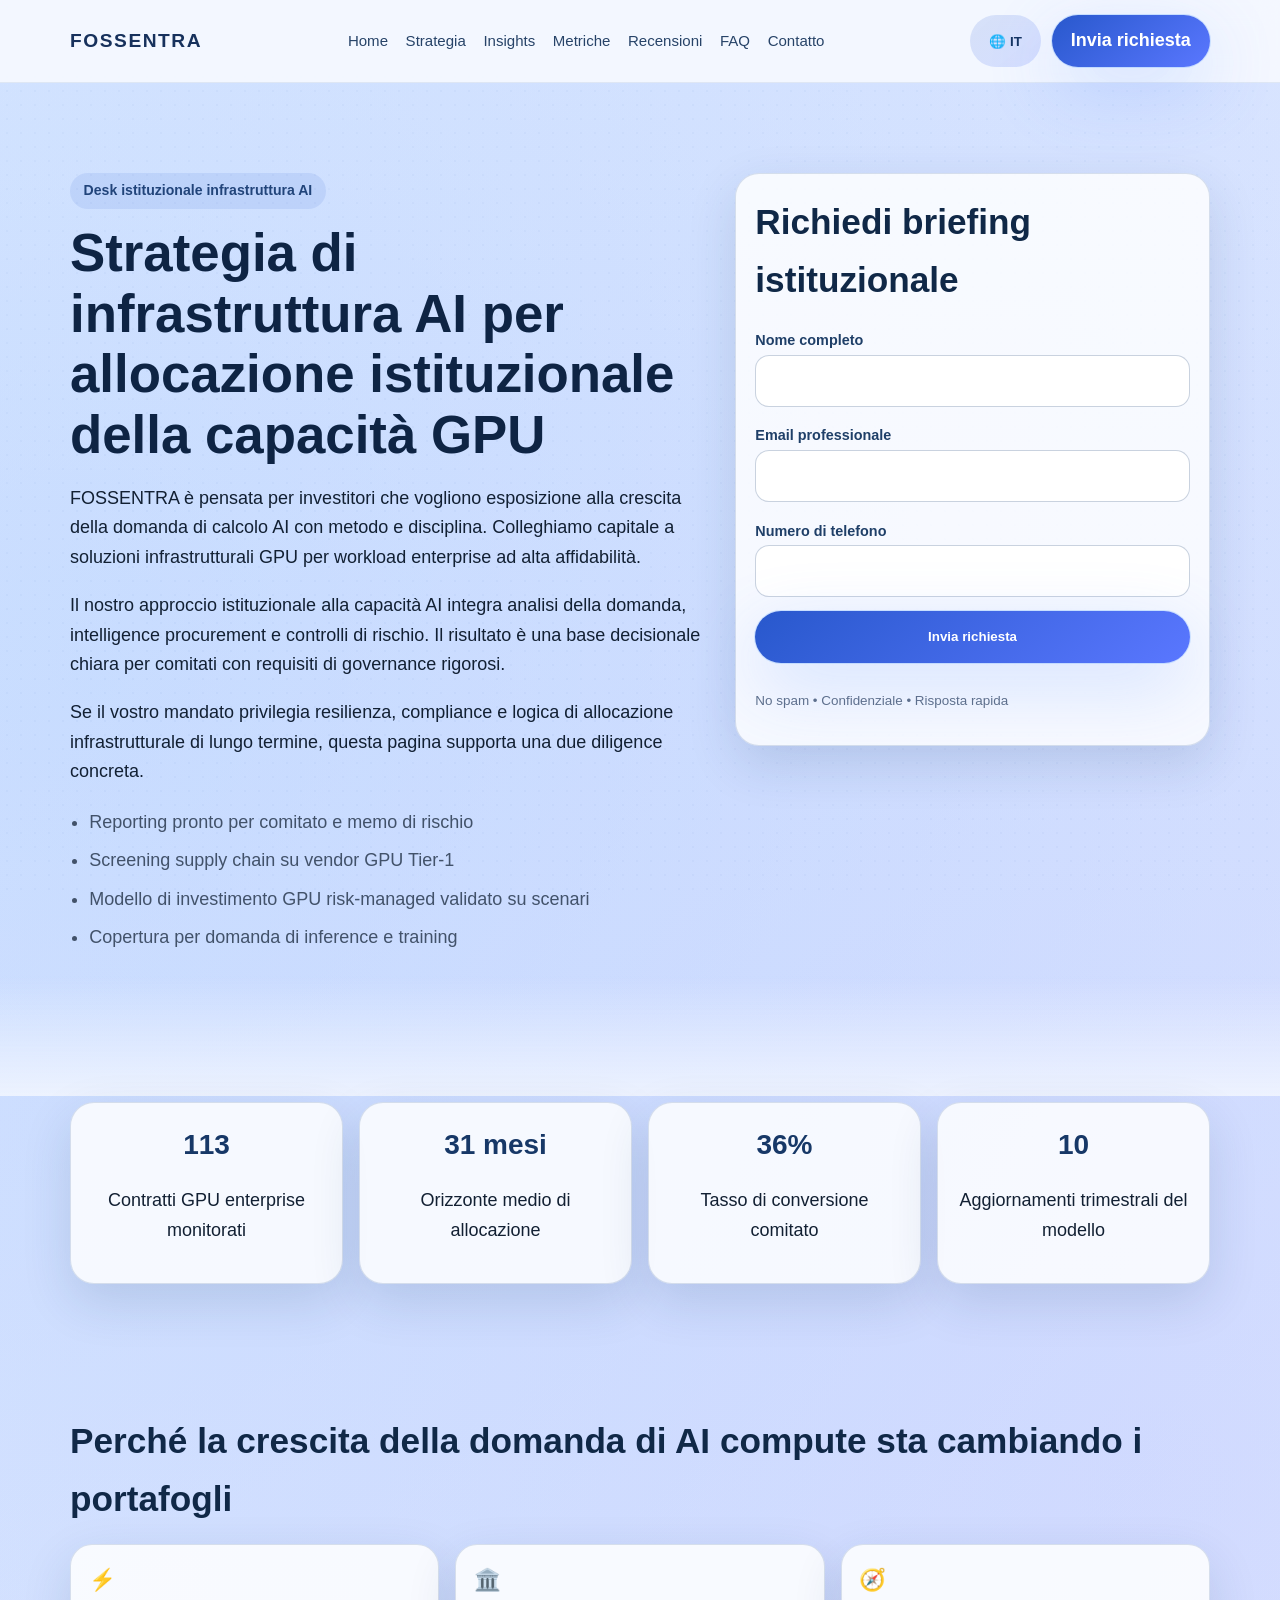
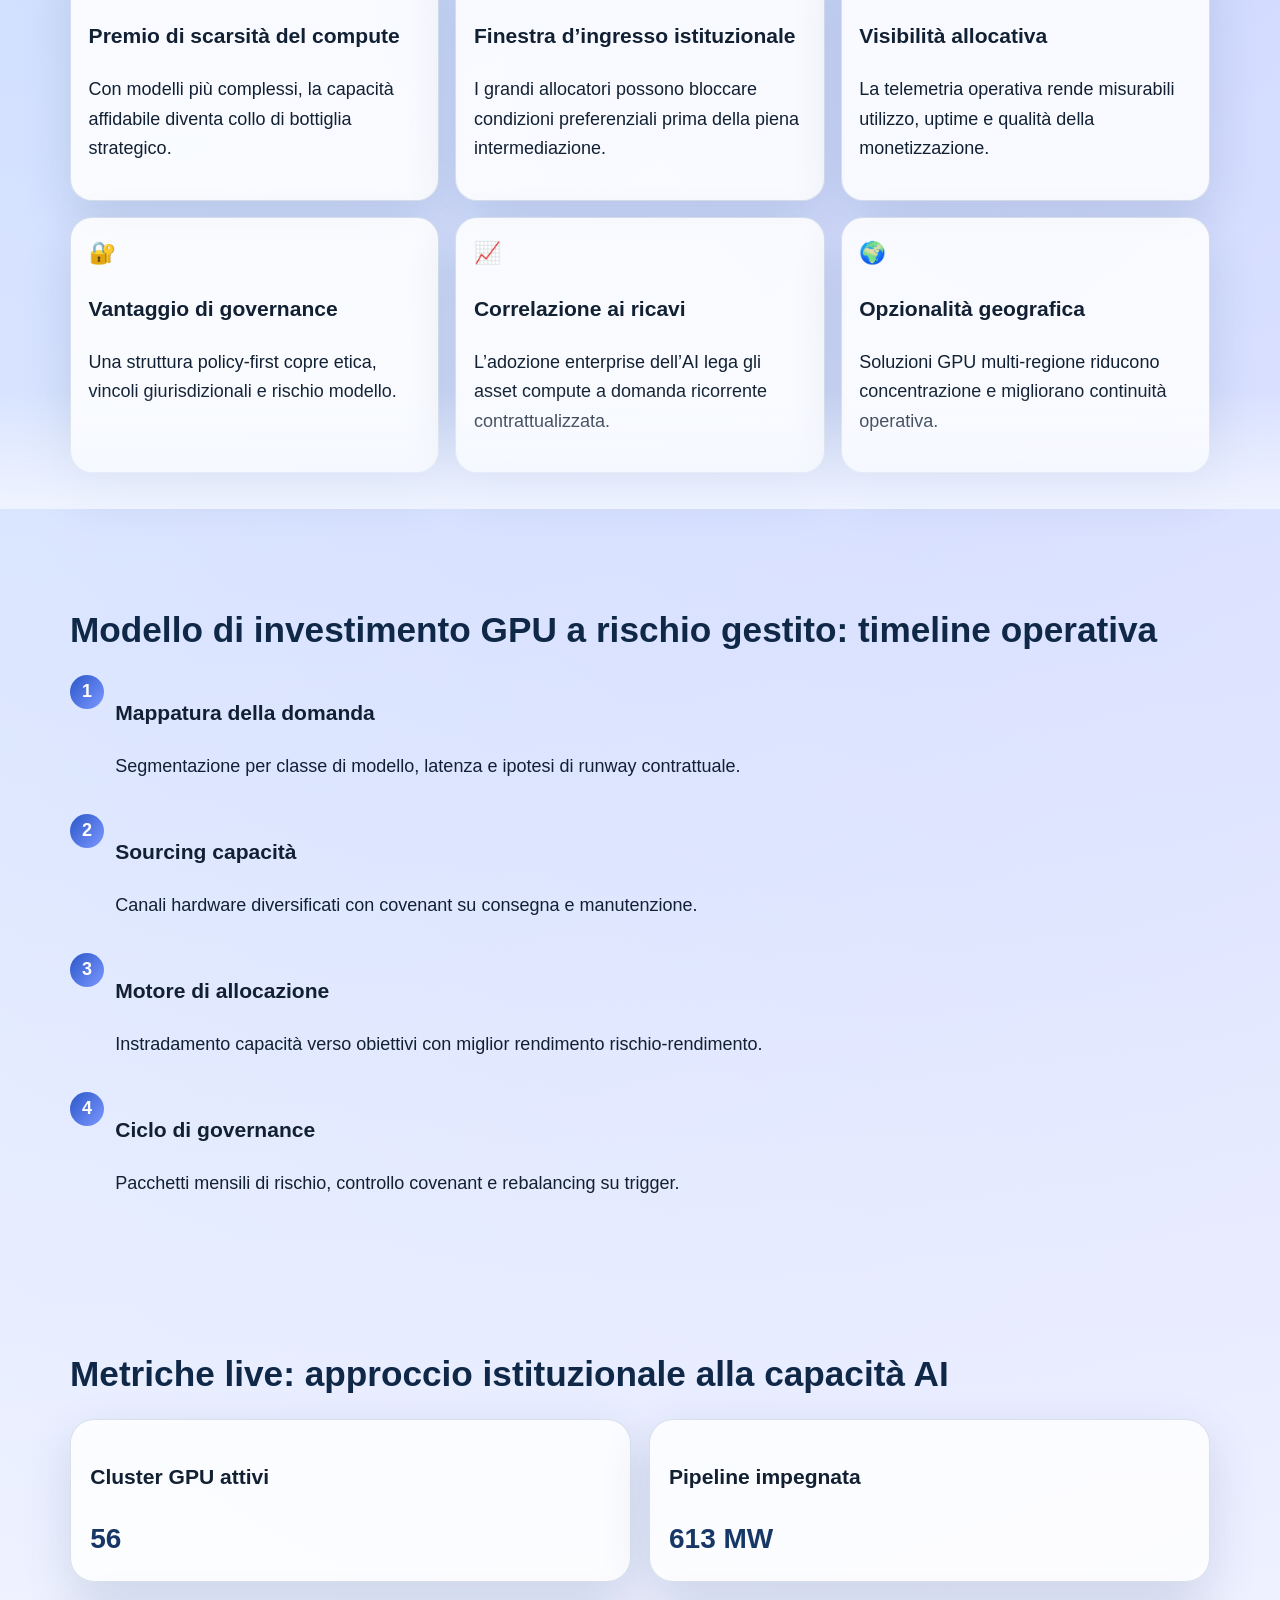
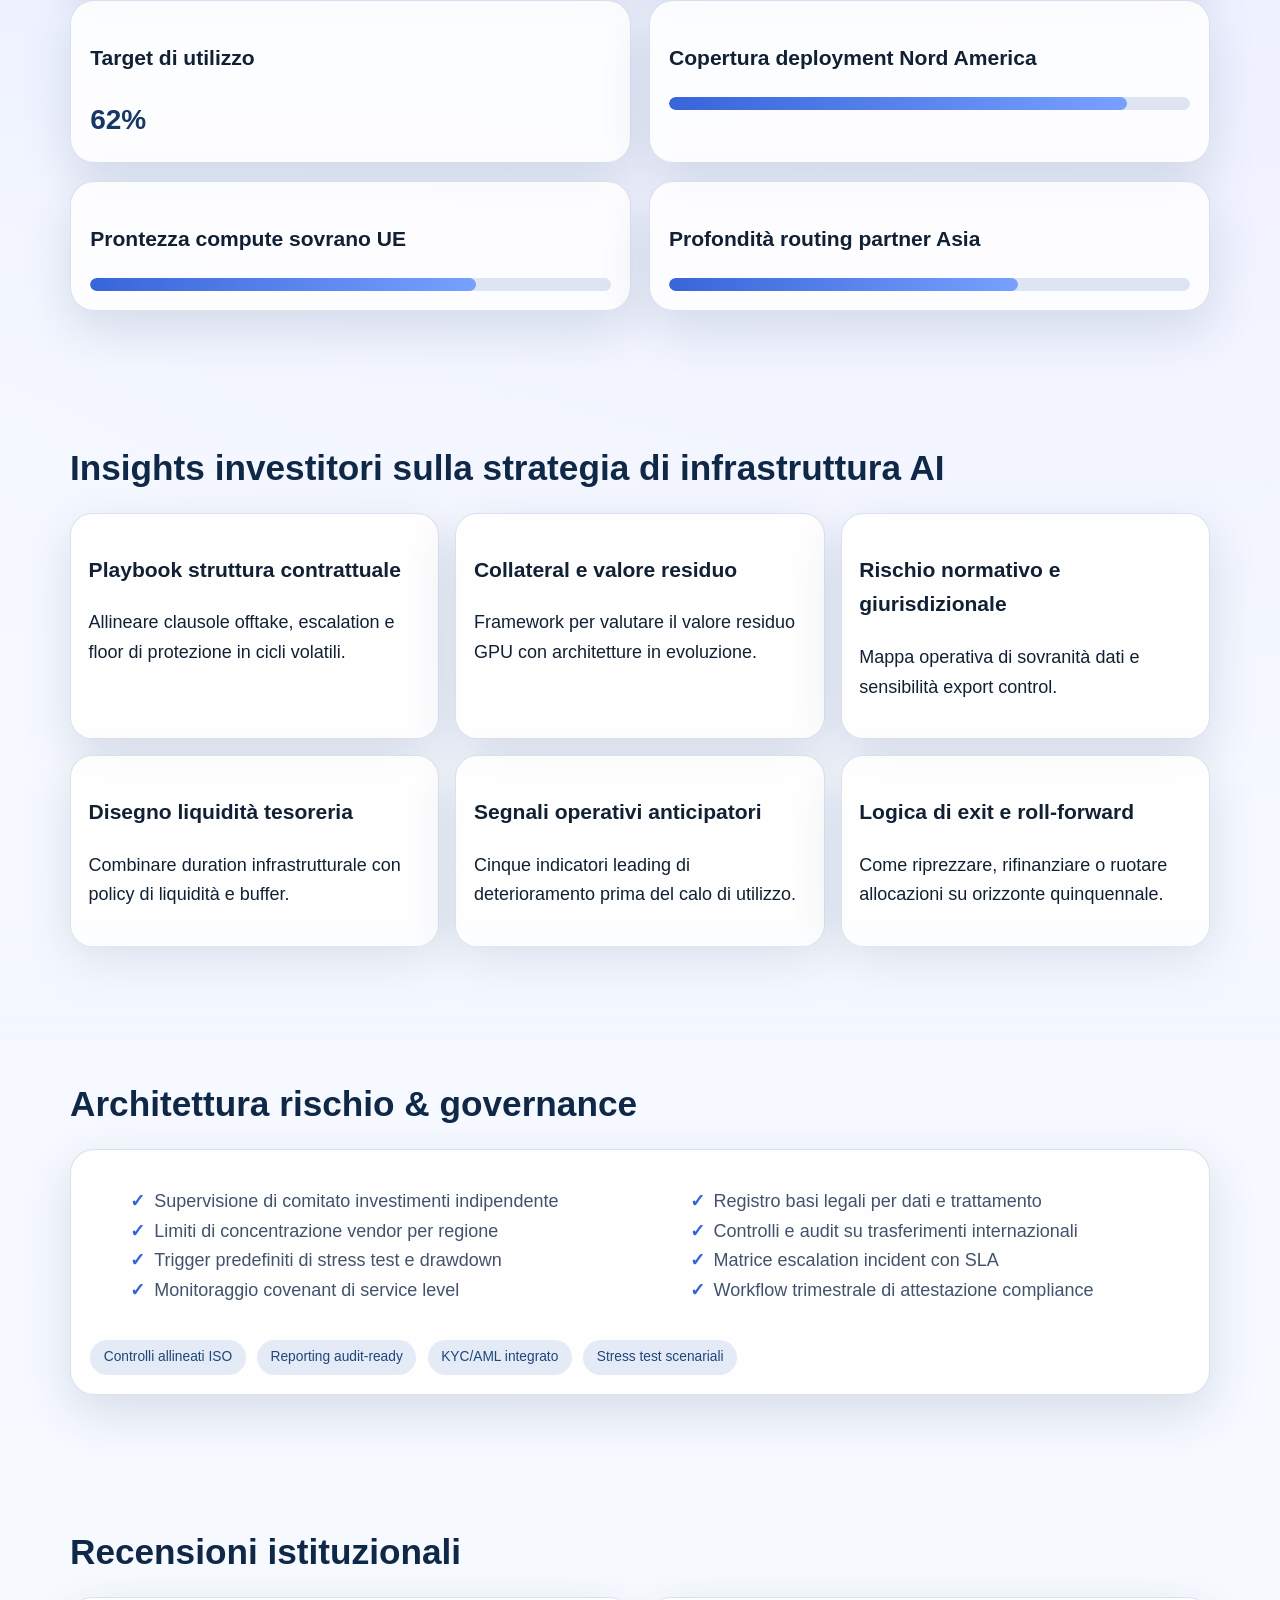
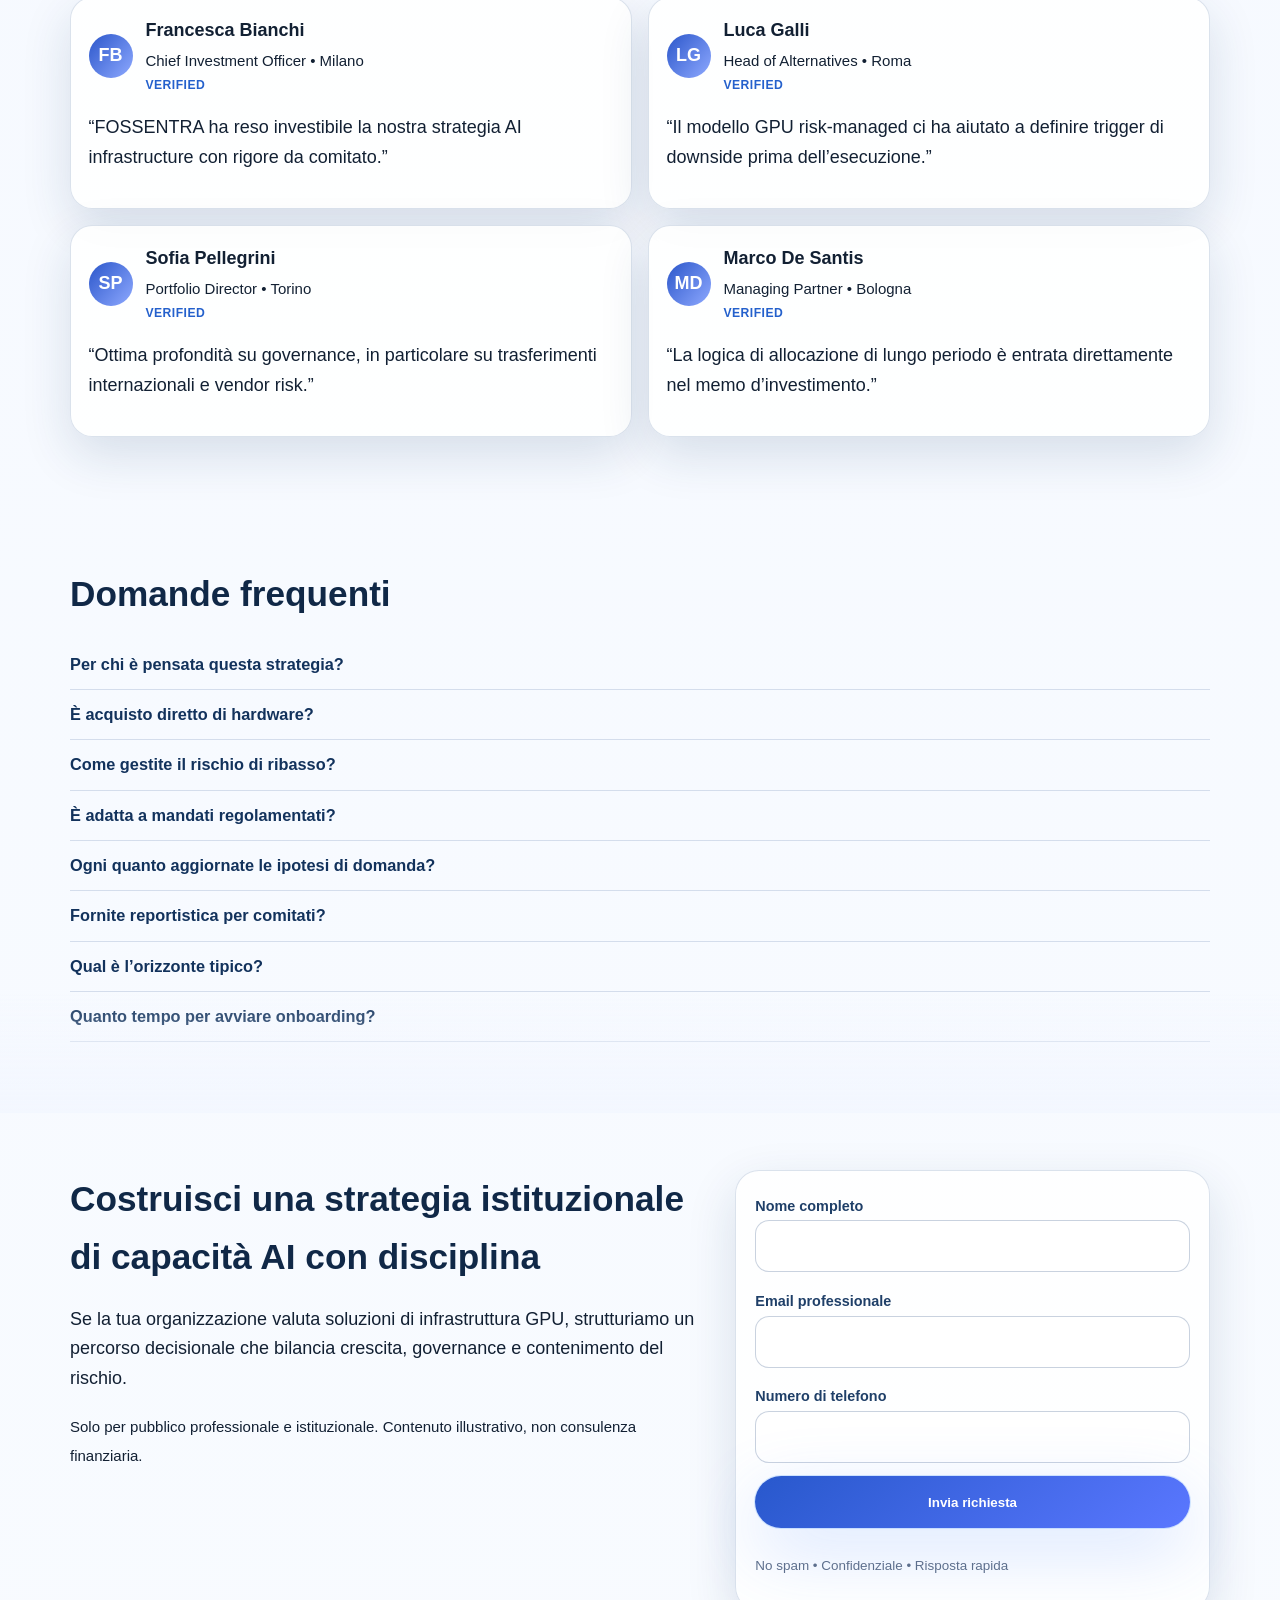
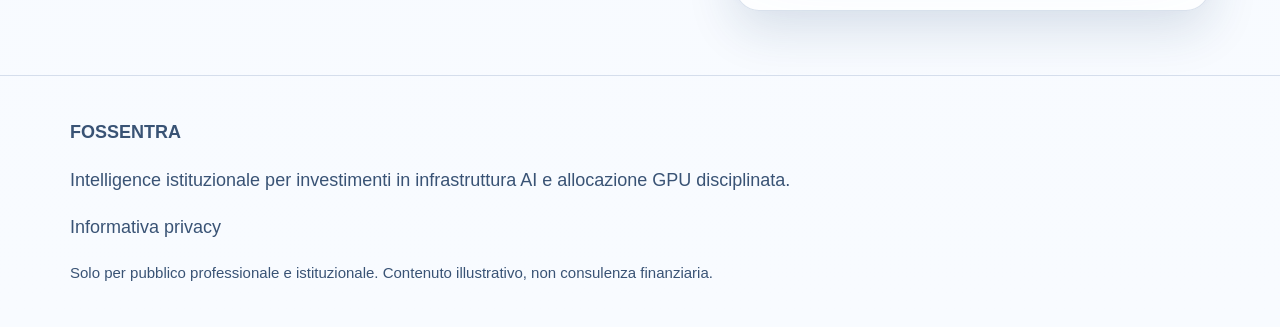
<file: it/index.html>
<!doctype html>
<html lang="it">
<head>
  <meta charset="utf-8" />
  <meta name="viewport" content="width=device-width, initial-scale=1" />
  <title>FOSSENTRA | Strategia istituzionale di infrastruttura AI e allocazione GPU</title>
  <meta name="description" content="FOSSENTRA offre un approccio istituzionale alla capacità AI: modello di investimento GPU a rischio gestito, strategia infrastrutturale AI e logica di allocazione di lungo periodo." />
  <link rel="canonical" href="https://fossentra.com/it/" />
  <link rel="alternate" hreflang="en" href="https://fossentra.com/" />
  <link rel="alternate" hreflang="de" href="https://fossentra.com/de/" />
  <link rel="alternate" hreflang="fr" href="https://fossentra.com/fr/" />
  <link rel="alternate" hreflang="es" href="https://fossentra.com/es/" />
  <link rel="alternate" hreflang="it" href="https://fossentra.com/it/" />
  <link rel="alternate" hreflang="x-default" href="https://fossentra.com/" />
  <meta property="og:type" content="website" />
  <meta property="og:title" content="FOSSENTRA | Strategia istituzionale di infrastruttura AI e allocazione GPU" />
  <meta property="og:description" content="FOSSENTRA offre un approccio istituzionale alla capacità AI: modello di investimento GPU a rischio gestito, strategia infrastrutturale AI e logica di allocazione di lungo periodo." />
  <meta property="og:url" content="https://fossentra.com/it/" />
  <meta property="og:site_name" content="FOSSENTRA" />
  <meta name="twitter:card" content="summary_large_image" />
  <meta name="twitter:title" content="FOSSENTRA | Strategia istituzionale di infrastruttura AI e allocazione GPU" />
  <meta name="twitter:description" content="FOSSENTRA offre un approccio istituzionale alla capacità AI: modello di investimento GPU a rischio gestito, strategia infrastrutturale AI e logica di allocazione di lungo periodo." />
  <link rel="stylesheet" href="../assets/style.css" />
  <script type="application/ld+json">{"@context":"https://schema.org","@graph":[{"@type":"Organization","name":"FOSSENTRA","url":"https://fossentra.com/","description":"Institutional AI infrastructure investment intelligence"},{"@type":"WebSite","name":"FOSSENTRA","url":"https://fossentra.com/it/"},{"@type":"FAQPage","mainEntity":[{"@type":"Question","name":"Per chi è pensata questa strategia?","acceptedAnswer":{"@type":"Answer","text":"Per istituzioni, family office e allocatori professionali con processo di comitato."}},{"@type":"Question","name":"È acquisto diretto di hardware?","acceptedAnswer":{"@type":"Answer","text":"Non necessariamente: supportiamo proprietà diretta o mandati di allocazione gestita."}},{"@type":"Question","name":"Come gestite il rischio di ribasso?","acceptedAnswer":{"@type":"Answer","text":"Con un modello GPU multi-livello: trigger di stress, limiti vendor e monitoraggio covenant."}},{"@type":"Question","name":"È adatta a mandati regolamentati?","acceptedAnswer":{"@type":"Answer","text":"Sì, con mappatura base legale, audit trail e controlli coerenti con policy."}},{"@type":"Question","name":"Ogni quanto aggiornate le ipotesi di domanda?","acceptedAnswer":{"@type":"Answer","text":"Aggiornamento trimestrale, con alert intermedi se cambiano segnali critici."}},{"@type":"Question","name":"Fornite reportistica per comitati?","acceptedAnswer":{"@type":"Answer","text":"Sì, pacchetti strutturati con metriche, scenari e attestazioni di conformità."}},{"@type":"Question","name":"Qual è l’orizzonte tipico?","acceptedAnswer":{"@type":"Answer","text":"Prevalentemente pluriennale, in linea con logica infrastrutturale di lungo termine."}},{"@type":"Question","name":"Quanto tempo per avviare onboarding?","acceptedAnswer":{"@type":"Answer","text":"Dopo qualificazione, l’avvio tipico è entro 5 giorni lavorativi."}}]},{"@type":"Product","name":"FOSSENTRA Institutional AI Infrastructure Strategy","review":[{"@type":"Review","author":{"@type":"Person","name":"Francesca Bianchi"},"reviewBody":"FOSSENTRA ha reso investibile la nostra strategia AI infrastructure con rigore da comitato.","reviewRating":{"@type":"Rating","ratingValue":"5","bestRating":"5"}},{"@type":"Review","author":{"@type":"Person","name":"Luca Galli"},"reviewBody":"Il modello GPU risk-managed ci ha aiutato a definire trigger di downside prima dell’esecuzione.","reviewRating":{"@type":"Rating","ratingValue":"5","bestRating":"5"}},{"@type":"Review","author":{"@type":"Person","name":"Sofia Pellegrini"},"reviewBody":"Ottima profondità su governance, in particolare su trasferimenti internazionali e vendor risk.","reviewRating":{"@type":"Rating","ratingValue":"5","bestRating":"5"}},{"@type":"Review","author":{"@type":"Person","name":"Marco De Santis"},"reviewBody":"La logica di allocazione di lungo periodo è entrata direttamente nel memo d’investimento.","reviewRating":{"@type":"Rating","ratingValue":"5","bestRating":"5"}}]}]}</script>
  <script defer src="../assets/app.js"></script>
</head>
<body>
  <div class="texture" aria-hidden="true"></div>
  <header class="header">
    <div class="container header-row">
      <a class="brand" href="#home">FOSSENTRA</a>
      <nav class="nav-desktop" aria-label="Primary navigation">
        <a href="#home">Home</a><a href="#strategy">Strategia</a><a href="#insights">Insights</a><a href="#metrics">Metriche</a><a href="#reviews">Recensioni</a><a href="#faq">FAQ</a><a href="#contact">Contatto</a>
      </nav>
      <div style="display:flex; gap:.65rem; align-items:center;">
        <div class="lang" data-lang>
          <button class="lang-trigger" data-lang-trigger aria-label="Cambia lingua">🌐 IT</button>
          <div class="lang-menu"><a data-lang-link href="/">🇬🇧 English</a><a data-lang-link href="/de/">🇩🇪 Deutsch</a><a data-lang-link href="/fr/">🇫🇷 Français</a><a data-lang-link href="/es/">🇪🇸 Español</a><a data-lang-link href="/it/">🇮🇹 Italiano</a></div>
        </div>
        <a class="button primary header-cta" href="#contact">Invia richiesta</a>
        <button class="menu-btn button ghost mobile-only" data-open-drawer aria-label="Apri menu">☰</button>
      </div>
    </div>
  </header>

  <div class="drawer-overlay" data-drawer-overlay></div>
  <aside class="drawer" data-drawer aria-label="Mobile menu">
    <button class="button ghost" data-close-drawer aria-label="Chiudi menu">✕</button>
    <nav aria-label="Mobile navigation">
      <a href="#home">Home</a><a href="#strategy">Strategia</a><a href="#insights">Insights</a><a href="#metrics">Metriche</a><a href="#reviews">Recensioni</a><a href="#faq">FAQ</a><a href="#contact">Contatto</a>
    </nav>
    <div class="lang" data-lang><button class="lang-trigger" data-lang-trigger>🌐</button><div class="lang-menu"><a data-lang-link href="/">🇬🇧 English</a><a data-lang-link href="/de/">🇩🇪 Deutsch</a><a data-lang-link href="/fr/">🇫🇷 Français</a><a data-lang-link href="/es/">🇪🇸 Español</a><a data-lang-link href="/it/">🇮🇹 Italiano</a></div></div>
  </aside>

  <main>
    <section class="hero section" id="home">
      <div class="container hero-grid">
        <div>
          <span class="badge">Desk istituzionale infrastruttura AI</span>
          <h1>Strategia di infrastruttura AI per allocazione istituzionale della capacità GPU</h1>
          <p>FOSSENTRA è pensata per investitori che vogliono esposizione alla crescita della domanda di calcolo AI con metodo e disciplina. Colleghiamo capitale a soluzioni infrastrutturali GPU per workload enterprise ad alta affidabilità.</p><p>Il nostro approccio istituzionale alla capacità AI integra analisi della domanda, intelligence procurement e controlli di rischio. Il risultato è una base decisionale chiara per comitati con requisiti di governance rigorosi.</p><p>Se il vostro mandato privilegia resilienza, compliance e logica di allocazione infrastrutturale di lungo termine, questa pagina supporta una due diligence concreta.</p>
          <ul class="lead-list"><li>Reporting pronto per comitato e memo di rischio</li><li>Screening supply chain su vendor GPU Tier-1</li><li>Modello di investimento GPU risk-managed validato su scenari</li><li>Copertura per domanda di inference e training</li></ul>
        </div>
        <div class="card reveal" id="contact">
          <h2>Richiedi briefing istituzionale</h2>
          <form class="lead-form form-grid" novalidate>
            <div><label>Nome completo</label><input name="name" required aria-label="Nome completo"></div>
            <div><label>Email professionale</label><input name="email" type="email" required aria-label="Email professionale"></div>
            <div><label>Numero di telefono</label><input name="phone" required aria-label="Numero di telefono"></div>
            <button class="button primary" type="submit">Invia richiesta</button>
            <p class="form-note">No spam • Confidenziale • Risposta rapida</p>
          </form>
        </div>
      </div>
    </section>

    <section class="section section-blend"><div class="container kpi-strip"><article class="card kpi-card reveal"><div class="kpi-value" data-target="128" data-suffix="">0</div><p>Contratti GPU enterprise monitorati</p></article><article class="card kpi-card reveal"><div class="kpi-value" data-target="36" data-suffix=" mesi">0</div><p>Orizzonte medio di allocazione</p></article><article class="card kpi-card reveal"><div class="kpi-value" data-target="41" data-suffix="%">0</div><p>Tasso di conversione comitato</p></article><article class="card kpi-card reveal"><div class="kpi-value" data-target="12" data-suffix="">0</div><p>Aggiornamenti trimestrali del modello</p></article></div></section>
    <section class="section" id="strategy"><div class="container"><h2>Perché la crescita della domanda di AI compute sta cambiando i portafogli</h2><div class="icon-grid"><article class="icon-card reveal"><div class="icon">⚡</div><h3>Premio di scarsità del compute</h3><p>Con modelli più complessi, la capacità affidabile diventa collo di bottiglia strategico.</p></article><article class="icon-card reveal"><div class="icon">🏛️</div><h3>Finestra d’ingresso istituzionale</h3><p>I grandi allocatori possono bloccare condizioni preferenziali prima della piena intermediazione.</p></article><article class="icon-card reveal"><div class="icon">🧭</div><h3>Visibilità allocativa</h3><p>La telemetria operativa rende misurabili utilizzo, uptime e qualità della monetizzazione.</p></article><article class="icon-card reveal"><div class="icon">🔐</div><h3>Vantaggio di governance</h3><p>Una struttura policy-first copre etica, vincoli giurisdizionali e rischio modello.</p></article><article class="icon-card reveal"><div class="icon">📈</div><h3>Correlazione ai ricavi</h3><p>L’adozione enterprise dell’AI lega gli asset compute a domanda ricorrente contrattualizzata.</p></article><article class="icon-card reveal"><div class="icon">🌍</div><h3>Opzionalità geografica</h3><p>Soluzioni GPU multi-regione riducono concentrazione e migliorano continuità operativa.</p></article></div></div></section>
    <section class="section section-blend"><div class="container"><h2>Modello di investimento GPU a rischio gestito: timeline operativa</h2><div class="timeline"><div class="step reveal"><span>1</span><div><h3>Mappatura della domanda</h3><p>Segmentazione per classe di modello, latenza e ipotesi di runway contrattuale.</p></div></div><div class="step reveal"><span>2</span><div><h3>Sourcing capacità</h3><p>Canali hardware diversificati con covenant su consegna e manutenzione.</p></div></div><div class="step reveal"><span>3</span><div><h3>Motore di allocazione</h3><p>Instradamento capacità verso obiettivi con miglior rendimento rischio-rendimento.</p></div></div><div class="step reveal"><span>4</span><div><h3>Ciclo di governance</h3><p>Pacchetti mensili di rischio, controllo covenant e rebalancing su trigger.</p></div></div></div></div></section>

    <section class="section" id="metrics"><div class="container"><h2>Metriche live: approccio istituzionale alla capacità AI</h2><div class="live-grid"><article class="card reveal"><h3>Cluster GPU attivi</h3><div class="kpi-value" data-target="84" data-suffix="">0</div></article><article class="card reveal"><h3>Pipeline impegnata</h3><div class="kpi-value" data-target="920" data-suffix=" MW">0</div></article><article class="card reveal"><h3>Target di utilizzo</h3><div class="kpi-value" data-target="93" data-suffix="%">0</div></article><article class="card reveal"><h3>Copertura deployment Nord America</h3><div class="metric-bar"><div class="metric-bar-fill" data-value="88"></div></div></article><article class="card reveal"><h3>Prontezza compute sovrano UE</h3><div class="metric-bar"><div class="metric-bar-fill" data-value="74"></div></div></article><article class="card reveal"><h3>Profondità routing partner Asia</h3><div class="metric-bar"><div class="metric-bar-fill" data-value="67"></div></div></article></div></div></section>
    <section class="section" id="insights"><div class="container"><h2>Insights investitori sulla strategia di infrastruttura AI</h2><div class="insights-grid"><article class="insight-card reveal"><h3>Playbook struttura contrattuale</h3><p>Allineare clausole offtake, escalation e floor di protezione in cicli volatili.</p></article><article class="insight-card reveal"><h3>Collateral e valore residuo</h3><p>Framework per valutare il valore residuo GPU con architetture in evoluzione.</p></article><article class="insight-card reveal"><h3>Rischio normativo e giurisdizionale</h3><p>Mappa operativa di sovranità dati e sensibilità export control.</p></article><article class="insight-card reveal"><h3>Disegno liquidità tesoreria</h3><p>Combinare duration infrastrutturale con policy di liquidità e buffer.</p></article><article class="insight-card reveal"><h3>Segnali operativi anticipatori</h3><p>Cinque indicatori leading di deterioramento prima del calo di utilizzo.</p></article><article class="insight-card reveal"><h3>Logica di exit e roll-forward</h3><p>Come riprezzare, rifinanziare o ruotare allocazioni su orizzonte quinquennale.</p></article></div></div></section>

    <section class="section section-blend"><div class="container"><h2>Architettura rischio & governance</h2><div class="card"><div class="checklist"><ul><li>Supervisione di comitato investimenti indipendente</li><li>Limiti di concentrazione vendor per regione</li><li>Trigger predefiniti di stress test e drawdown</li><li>Monitoraggio covenant di service level</li></ul><ul><li>Registro basi legali per dati e trattamento</li><li>Controlli e audit su trasferimenti internazionali</li><li>Matrice escalation incident con SLA</li><li>Workflow trimestrale di attestazione compliance</li></ul></div><div class="badges"><span>Controlli allineati ISO</span><span>Reporting audit-ready</span><span>KYC/AML integrato</span><span>Stress test scenariali</span></div></div></div></section>
    <section class="section" id="reviews"><div class="container"><h2>Recensioni istituzionali</h2><div class="reviews-grid"><article class="review-card reveal"><div class="review-head"><div class="initials">FB</div><div><strong>Francesca Bianchi</strong><br><small>Chief Investment Officer • Milano</small><div class="verified">VERIFIED</div></div></div><p>“FOSSENTRA ha reso investibile la nostra strategia AI infrastructure con rigore da comitato.”</p></article><article class="review-card reveal"><div class="review-head"><div class="initials">LG</div><div><strong>Luca Galli</strong><br><small>Head of Alternatives • Roma</small><div class="verified">VERIFIED</div></div></div><p>“Il modello GPU risk-managed ci ha aiutato a definire trigger di downside prima dell’esecuzione.”</p></article><article class="review-card reveal"><div class="review-head"><div class="initials">SP</div><div><strong>Sofia Pellegrini</strong><br><small>Portfolio Director • Torino</small><div class="verified">VERIFIED</div></div></div><p>“Ottima profondità su governance, in particolare su trasferimenti internazionali e vendor risk.”</p></article><article class="review-card reveal"><div class="review-head"><div class="initials">MD</div><div><strong>Marco De Santis</strong><br><small>Managing Partner • Bologna</small><div class="verified">VERIFIED</div></div></div><p>“La logica di allocazione di lungo periodo è entrata direttamente nel memo d’investimento.”</p></article></div></div></section>

    <section class="section" id="faq"><div class="container"><h2>Domande frequenti</h2><article class="accordion-item"><button class="accordion-trigger" aria-expanded="false">Per chi è pensata questa strategia?</button><div class="accordion-panel"><p>Per istituzioni, family office e allocatori professionali con processo di comitato.</p></div></article><article class="accordion-item"><button class="accordion-trigger" aria-expanded="false">È acquisto diretto di hardware?</button><div class="accordion-panel"><p>Non necessariamente: supportiamo proprietà diretta o mandati di allocazione gestita.</p></div></article><article class="accordion-item"><button class="accordion-trigger" aria-expanded="false">Come gestite il rischio di ribasso?</button><div class="accordion-panel"><p>Con un modello GPU multi-livello: trigger di stress, limiti vendor e monitoraggio covenant.</p></div></article><article class="accordion-item"><button class="accordion-trigger" aria-expanded="false">È adatta a mandati regolamentati?</button><div class="accordion-panel"><p>Sì, con mappatura base legale, audit trail e controlli coerenti con policy.</p></div></article><article class="accordion-item"><button class="accordion-trigger" aria-expanded="false">Ogni quanto aggiornate le ipotesi di domanda?</button><div class="accordion-panel"><p>Aggiornamento trimestrale, con alert intermedi se cambiano segnali critici.</p></div></article><article class="accordion-item"><button class="accordion-trigger" aria-expanded="false">Fornite reportistica per comitati?</button><div class="accordion-panel"><p>Sì, pacchetti strutturati con metriche, scenari e attestazioni di conformità.</p></div></article><article class="accordion-item"><button class="accordion-trigger" aria-expanded="false">Qual è l’orizzonte tipico?</button><div class="accordion-panel"><p>Prevalentemente pluriennale, in linea con logica infrastrutturale di lungo termine.</p></div></article><article class="accordion-item"><button class="accordion-trigger" aria-expanded="false">Quanto tempo per avviare onboarding?</button><div class="accordion-panel"><p>Dopo qualificazione, l’avvio tipico è entro 5 giorni lavorativi.</p></div></article></div></section>

    <section class="section section-blend"><div class="container hero-grid"><div><h2>Costruisci una strategia istituzionale di capacità AI con disciplina</h2><p>Se la tua organizzazione valuta soluzioni di infrastruttura GPU, strutturiamo un percorso decisionale che bilancia crescita, governance e contenimento del rischio.</p><small>Solo per pubblico professionale e istituzionale. Contenuto illustrativo, non consulenza finanziaria.</small></div><div class="card"><form class="lead-form form-grid" novalidate><div><label>Nome completo</label><input name="name" required></div><div><label>Email professionale</label><input name="email" type="email" required></div><div><label>Numero di telefono</label><input name="phone" required></div><button class="button primary" type="submit">Invia richiesta</button><p class="form-note">No spam • Confidenziale • Risposta rapida</p></form></div></div></section>
  </main>

  <footer class="footer"><div class="container"><strong>FOSSENTRA</strong><p>Intelligence istituzionale per investimenti in infrastruttura AI e allocazione GPU disciplinata.</p><p><a href="#" data-open-modal>Informativa privacy</a></p><small>Solo per pubblico professionale e istituzionale. Contenuto illustrativo, non consulenza finanziaria.</small></div></footer>

  <div class="modal" data-modal aria-hidden="true"><div class="modal-dialog" role="dialog" aria-modal="true" aria-label="Informativa privacy"><button class="button ghost" data-close-modal>✕</button><h2>Informativa privacy</h2><h3>Raccolta dati</h3><p>Raccogliamo dati identificativi, contatti professionali e log di interazione per valutare richieste istituzionali.</p><h3>Base giuridica</h3><p>Trattamento basato su legittimo interesse, esigenze precontrattuali e obblighi normativi.</p><h3>Cookie</h3><p>Cookie essenziali e analitici per performance, sicurezza e qualità del servizio.</p><h3>Conservazione</h3><p>I dati lead sono conservati solo per il tempo necessario a qualificazione, compliance e audit.</p><h3>Condivisione con terze parti</h3><p>Condivisione limitata con fornitori qualificati soggetti a clausole di riservatezza e sicurezza.</p><h3>Sicurezza</h3><p>Cifratura, controllo accessi e monitoraggio riducono il rischio di accessi non autorizzati.</p><h3>Diritti degli utenti</h3><p>Accesso, rettifica, cancellazione, limitazione e portabilità secondo legge applicabile.</p><h3>Trasferimenti internazionali</h3><p>I trasferimenti transfrontalieri adottano garanzie riconosciute e valutazioni di rischio.</p><h3>Disclosure rischi AI</h3><p>Gli investimenti in infrastruttura AI possono subire obsolescenza hardware, cambi normativi e vincoli energetici.</p><button class="button primary" data-close-modal>Chiudi</button></div></div>
  <div class="toast" data-toast>Richiesta ricevuta. Il nostro team risponderà a breve.</div>
</body>
</html>
</file>
<file: assets/style.css>
:root {
  --text-base: 18px;
  --btn-height: 52px;
  --radius-pill: 999px;
  --section-padding: clamp(3.5rem, 5vw, 6.5rem);
  --shadow-soft: 0 18px 50px rgba(24, 56, 102, 0.14);
  --glow-effect: 0 0 0 1px rgba(131, 186, 255, 0.35), 0 22px 70px rgba(90, 142, 255, 0.24);
  --bg-1: #f2f6ff;
  --bg-2: #f8fbff;
  --surface: rgba(255, 255, 255, 0.82);
  --text: #122033;
  --muted: #42526a;
  --accent: #2858cc;
  --accent-2: #5a77ff;
  --line: rgba(33, 79, 137, 0.16);
}

* { box-sizing: border-box; }
html { scroll-behavior: smooth; }
body {
  margin: 0;
  font-family: "Inter", "Segoe UI", Roboto, sans-serif;
  font-size: var(--text-base);
  line-height: 1.65;
  color: var(--text);
  background:
    radial-gradient(circle at 8% 10%, rgba(112, 180, 255, 0.28), transparent 45%),
    radial-gradient(circle at 90% 22%, rgba(132, 112, 255, 0.17), transparent 48%),
    linear-gradient(180deg, var(--bg-1), var(--bg-2));
}
body.lock-scroll { overflow: hidden; }
a { color: inherit; text-decoration: none; }
img { max-width: 100%; display: block; }

.texture {
  position: fixed;
  inset: 0;
  pointer-events: none;
  z-index: -1;
  background-image: radial-gradient(rgba(70, 117, 190, 0.12) 0.8px, transparent 0.8px);
  background-size: 14px 14px;
  opacity: 0.35;
}

.container { width: min(1140px, calc(100% - 2.2rem)); margin-inline: auto; }
.section { padding: var(--section-padding) 0; position: relative; }
.section-blend::before {
  content: "";
  position: absolute;
  inset: -20% 0 auto;
  height: 120px;
  background: linear-gradient(180deg, rgba(242, 246, 255, 0), rgba(242, 246, 255, 0.85));
  pointer-events: none;
}

.header {
  position: sticky;
  top: 0;
  z-index: 100;
  backdrop-filter: blur(12px);
  background: rgba(248, 251, 255, 0.86);
  border-bottom: 1px solid rgba(48, 90, 145, 0.1);
}
.header-row {
  min-height: 82px;
  display: flex;
  align-items: center;
  justify-content: space-between;
  gap: 1rem;
}
.brand { font-weight: 800; letter-spacing: 0.08em; font-size: 1.2rem; color: #17315c; }
.nav-desktop { display: flex; gap: 1.1rem; align-items: center; }
.nav-desktop a { font-size: 0.94rem; color: #274368; }
.nav-desktop a:hover { color: var(--accent); }

.button, .lang-trigger, .menu-btn {
  border: 0;
  border-radius: var(--radius-pill);
  height: var(--btn-height);
  padding: 0 1.2rem;
  display: inline-flex;
  align-items: center;
  justify-content: center;
  font-weight: 600;
  cursor: pointer;
  transition: transform .28s ease, box-shadow .28s ease, background .25s ease;
}
.button.primary {
  color: #fff;
  background: linear-gradient(140deg, var(--accent), var(--accent-2));
  box-shadow: var(--glow-effect);
}
.button.primary:hover { transform: translateY(-1px); }
.button.ghost { background: rgba(255,255,255,.8); border: 1px solid var(--line); color: #1f3d67; }

.lang { position: relative; }
.lang-trigger {
  background: linear-gradient(140deg, rgba(40, 88, 204, 0.14), rgba(90, 119, 255, 0.2));
  color: #143463;
}
.lang-menu {
  position: absolute;
  top: calc(100% + 8px);
  right: 0;
  width: 220px;
  background: #fff;
  border-radius: 18px;
  border: 1px solid var(--line);
  box-shadow: var(--shadow-soft);
  padding: .4rem;
  display: none;
}
.lang.open .lang-menu { display: block; }
.lang-menu a {
  display: block;
  padding: .75rem .8rem;
  border-radius: 12px;
  font-size: .95rem;
}
.lang-menu a:hover { background: rgba(81, 126, 230, 0.1); }

.mobile-only { display: none; }
.drawer {
  position: fixed;
  top: 0;
  right: -360px;
  width: min(86vw, 350px);
  height: 100vh;
  background: #f9fbff;
  border-left: 1px solid var(--line);
  z-index: 120;
  transition: transform .32s ease;
  padding: 1.4rem;
}
.drawer.open { transform: translateX(-360px); }
.drawer-overlay {
  position: fixed;
  inset: 0;
  background: rgba(12, 20, 35, 0.44);
  opacity: 0;
  pointer-events: none;
  transition: opacity .25s ease;
  z-index: 110;
}
.drawer-overlay.show { opacity: 1; pointer-events: auto; }
.drawer a { display: block; padding: .75rem .2rem; color: #203c61; }

.hero {
  padding: clamp(4rem, 7vw, 7.4rem) 0 4rem;
}
.hero-grid { display: grid; grid-template-columns: 1.2fr .9fr; gap: 2rem; align-items: start; }
.badge {
  display: inline-flex;
  padding: .4rem .85rem;
  border-radius: var(--radius-pill);
  background: rgba(40, 88, 204, 0.1);
  color: #21447a;
  font-weight: 600;
  font-size: .88rem;
}
h1 { line-height: 1.15; font-size: clamp(2rem, 5vw, 3.3rem); margin: .9rem 0 1rem; color: #0e2444; }
h2 { font-size: clamp(1.45rem, 3.3vw, 2.2rem); margin: 0 0 1rem; color: #102847; }
.lead-list { margin: 1.3rem 0; padding-left: 1.2rem; }
.lead-list li { margin-bottom: .55rem; color: var(--muted); }

.card {
  background: var(--surface);
  border: 1px solid var(--line);
  border-radius: 24px;
  box-shadow: var(--shadow-soft);
  padding: 1.2rem;
}
.form-grid { display: grid; gap: .85rem; }
label { font-size: .9rem; font-weight: 600; color: #1f3f68; }
input, select, textarea {
  width: 100%;
  border: 1px solid rgba(32, 70, 120, .24);
  border-radius: 14px;
  min-height: 52px;
  font-size: 1rem;
  padding: .75rem .85rem;
  background: rgba(255,255,255,.92);
}
.form-note { font-size: .84rem; color: #5d6f8d; }

.kpi-strip { display: grid; grid-template-columns: repeat(4, 1fr); gap: 1rem; }
.kpi-card { text-align: center; }
.kpi-value { font-size: 1.75rem; font-weight: 800; color: #173867; }

.icon-grid, .insights-grid, .reviews-grid { display: grid; gap: 1rem; }
.icon-grid { grid-template-columns: repeat(3, 1fr); }
.insights-grid { grid-template-columns: repeat(3, 1fr); }
.reviews-grid { grid-template-columns: repeat(2, 1fr); }
.icon-card, .insight-card, .review-card {
  border-radius: 22px;
  padding: 1.1rem;
  background: rgba(255,255,255,.85);
  border: 1px solid var(--line);
  box-shadow: var(--shadow-soft);
  transition: transform .25s ease, box-shadow .25s ease;
}
.insight-card:hover, .icon-card:hover { transform: translateY(-4px); }
.icon { font-size: 1.35rem; }

.timeline { display: grid; gap: .9rem; }
.step { display: grid; grid-template-columns: auto 1fr; gap: .7rem; align-items: start; }
.step span {
  width: 34px; height: 34px; border-radius: 50%; background: linear-gradient(130deg, #2b57c9, #7c98ff); color: white; font-weight: 700;
  display: inline-flex; align-items: center; justify-content: center;
}

.live-grid { display: grid; grid-template-columns: 1fr 1fr; gap: 1.1rem; }
.metric-bar { height: 13px; border-radius: 999px; background: rgba(84, 118, 182, 0.18); overflow: hidden; }
.metric-bar-fill { height: 100%; width: 0; border-radius: inherit; background: linear-gradient(90deg, #3765da, #78a0ff); transform-origin: left; }

.checklist { display: grid; grid-template-columns: 1fr 1fr; gap: .8rem 1.2rem; }
.checklist li { list-style: none; position: relative; padding-left: 1.5rem; color: var(--muted); }
.checklist li::before { content: "✓"; position: absolute; left: 0; color: #2f66d5; font-weight: 700; }
.badges { display: flex; flex-wrap: wrap; gap: .7rem; margin-top: 1rem; }
.badges span { background: rgba(46, 94, 180, .12); color: #1f467a; border-radius: 999px; padding: .4rem .85rem; font-size: .86rem; }

.review-head { display: flex; gap: .8rem; align-items: center; }
.initials {
  width: 44px; height: 44px; border-radius: 50%; background: linear-gradient(130deg, #2b56ca, #8ea9ff);
  color: white; font-weight: 700; display: inline-flex; align-items: center; justify-content: center;
}
.verified { font-size: .76rem; color: #2460cc; font-weight: 700; text-transform: uppercase; letter-spacing: .04em; }

.accordion-item { border-bottom: 1px solid var(--line); }
.accordion-trigger {
  width: 100%; background: transparent; border: 0; text-align: left; padding: .95rem 0;
  font-size: 1.02rem; font-weight: 600; color: #12325c; cursor: pointer;
}
.accordion-panel { display: none; color: var(--muted); padding: 0 0 1rem; }
.accordion-item.open .accordion-panel { display: block; }

.footer { padding: 2.6rem 0; border-top: 1px solid var(--line); color: #395375; }
.footer small { display: block; margin-top: .65rem; }

.modal {
  position: fixed; inset: 0; background: rgba(6, 16, 33, .52); display: none;
  align-items: center; justify-content: center; z-index: 200;
}
.modal.show { display: flex; }
.modal-dialog {
  width: min(860px, 96vw); max-height: 88vh; overflow: auto; background: #fdfefe;
  border-radius: 24px; padding: 1.4rem; border: 1px solid var(--line); box-shadow: var(--shadow-soft);
}

.toast {
  position: fixed; right: 1rem; bottom: 1rem; z-index: 250;
  background: #163560; color: #fff; padding: .8rem 1rem; border-radius: 14px;
  opacity: 0; transform: translateY(8px); transition: opacity .25s ease, transform .25s ease;
}
.toast.show { opacity: 1; transform: translateY(0); }

.reveal { opacity: 0; transform: translateY(24px); transition: opacity .8s ease, transform .8s ease; }
.reveal.in { opacity: 1; transform: translateY(0); }

@media (max-width: 1024px) {
  .hero-grid, .live-grid, .icon-grid, .insights-grid, .kpi-strip, .reviews-grid { grid-template-columns: 1fr 1fr; }
}
@media (max-width: 820px) {
  .nav-desktop, .header-cta { display: none; }
  .mobile-only { display: inline-flex; }
  .hero-grid, .icon-grid, .insights-grid, .kpi-strip, .reviews-grid, .checklist, .live-grid { grid-template-columns: 1fr; }
}

@media (prefers-reduced-motion: reduce) {
  *, *::before, *::after {
    animation-duration: 0.001ms !important;
    animation-iteration-count: 1 !important;
    transition-duration: 0.001ms !important;
    scroll-behavior: auto !important;
  }
  .reveal { opacity: 1; transform: none; }
}
</file>
